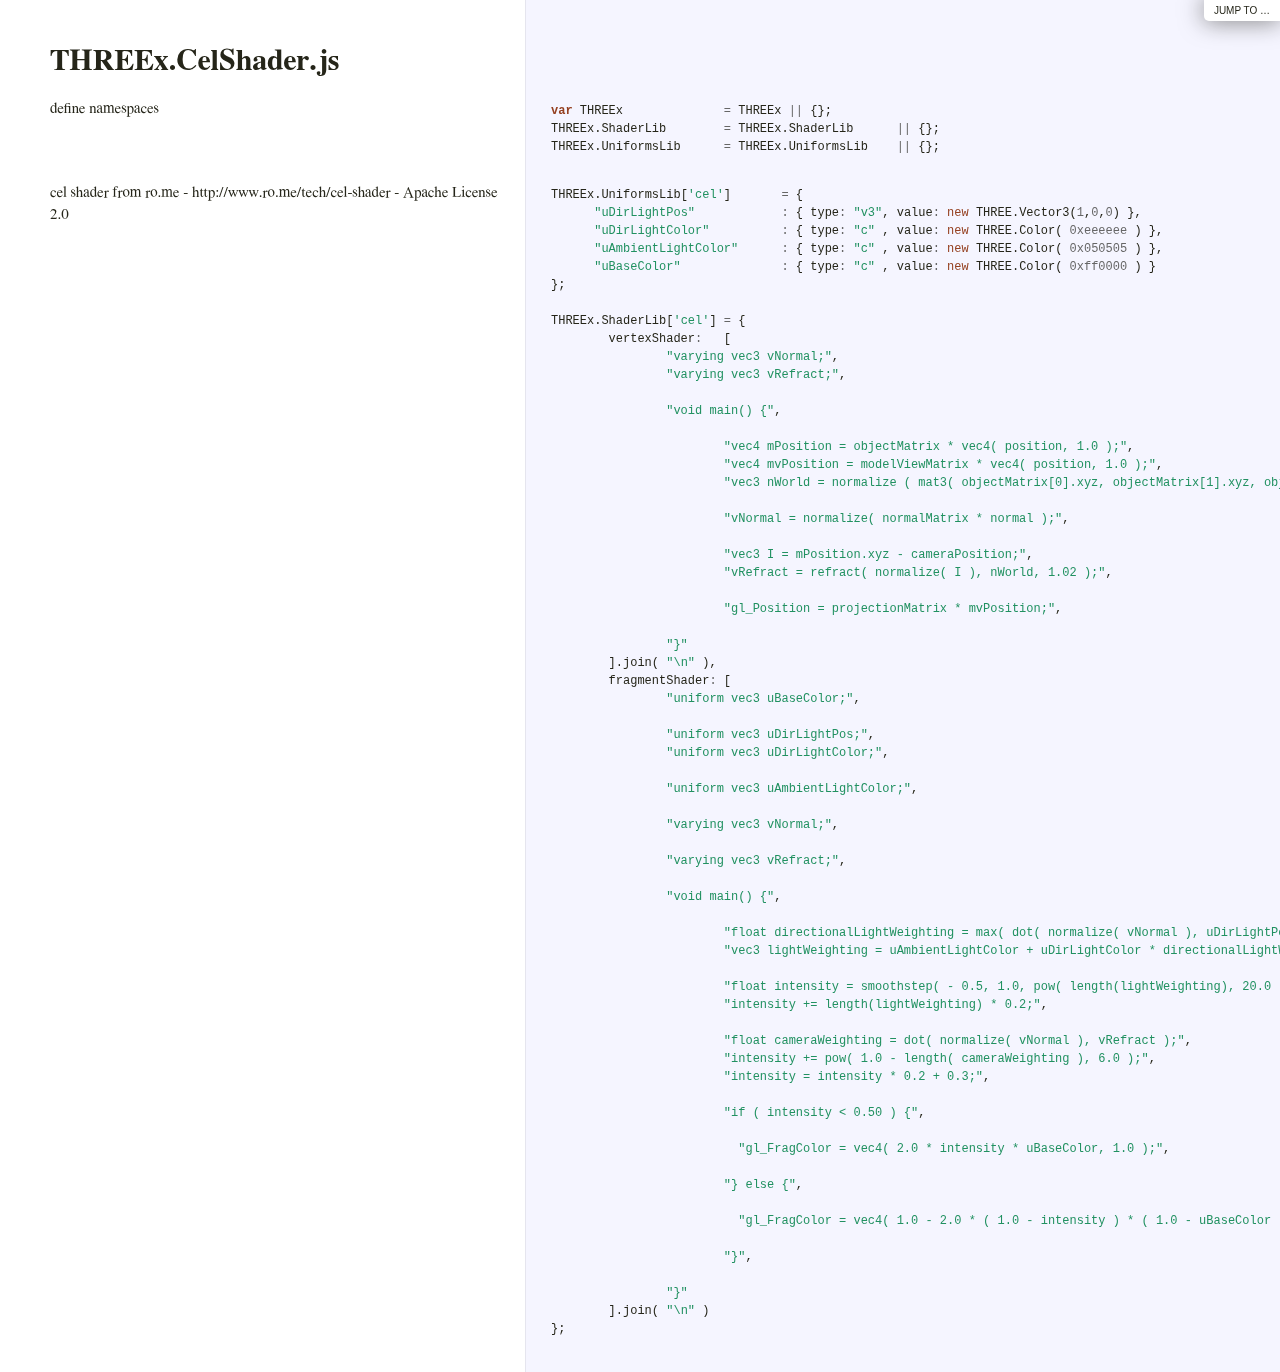
<file: src/lib/threex/docs/THREEx.CelShader.html>
<!DOCTYPE html>  <html> <head>   <title>THREEx.CelShader.js</title>   <meta http-equiv="content-type" content="text/html; charset=UTF-8">   <link rel="stylesheet" media="all" href="docco.css" /> </head> <body>   <div id="container">     <div id="background"></div>            <div id="jump_to">         Jump To &hellip;         <div id="jump_wrapper">           <div id="jump_page">                                           <a class="source" href="THREEx.CelShader.html">                 THREEx.CelShader.js               </a>                                           <a class="source" href="THREEx.DeviceOrientationState.html">                 THREEx.DeviceOrientationState.js               </a>                                           <a class="source" href="THREEx.FullScreen.html">                 THREEx.FullScreen.js               </a>                                           <a class="source" href="THREEx.GeometryUtils.html">                 THREEx.GeometryUtils.js               </a>                                           <a class="source" href="THREEx.GeometryWobble.html">                 THREEx.GeometryWobble.js               </a>                                           <a class="source" href="THREEx.KeyboardState.html">                 THREEx.KeyboardState.js               </a>                                           <a class="source" href="THREEx.LogoTurtle.html">                 THREEx.LogoTurtle.js               </a>                                           <a class="source" href="THREEx.PlasmaShader.html">                 THREEx.PlasmaShader.js               </a>                                           <a class="source" href="THREEx.SkyMap.html">                 THREEx.SkyMap.js               </a>                                           <a class="source" href="THREEx.WindowResize.html">                 THREEx.WindowResize.js               </a>                                           <a class="source" href="THREEx.glCapability.html">                 THREEx.glCapability.js               </a>                                           <a class="source" href="THREEx.requestAnimationFrame.html">                 THREEx.requestAnimationFrame.js               </a>                                           <a class="source" href="THREEx.screenshot.html">                 THREEx.screenshot.js               </a>                                           <a class="source" href="threex.embedded.html">                 threex.embedded.js               </a>                        </div>         </div>       </div>          <table cellpadding="0" cellspacing="0">       <thead>         <tr>           <th class="docs">             <h1>               THREEx.CelShader.js             </h1>           </th>           <th class="code">           </th>         </tr>       </thead>       <tbody>                               <tr id="section-1">             <td class="docs">               <div class="pilwrap">                 <a class="pilcrow" href="#section-1">&#182;</a>               </div>               <p>define namespaces</p>             </td>             <td class="code">               <div class="highlight"><pre><span class="kd">var</span> <span class="nx">THREEx</span>		<span class="o">=</span> <span class="nx">THREEx</span> <span class="o">||</span> <span class="p">{};</span>
<span class="nx">THREEx</span><span class="p">.</span><span class="nx">ShaderLib</span>	<span class="o">=</span> <span class="nx">THREEx</span><span class="p">.</span><span class="nx">ShaderLib</span>	<span class="o">||</span> <span class="p">{};</span>
<span class="nx">THREEx</span><span class="p">.</span><span class="nx">UniformsLib</span>	<span class="o">=</span> <span class="nx">THREEx</span><span class="p">.</span><span class="nx">UniformsLib</span>	<span class="o">||</span> <span class="p">{};</span></pre></div>             </td>           </tr>                               <tr id="section-2">             <td class="docs">               <div class="pilwrap">                 <a class="pilcrow" href="#section-2">&#182;</a>               </div>               <p>cel shader from ro.me - http://www.ro.me/tech/cel-shader - Apache License 2.0</p>             </td>             <td class="code">               <div class="highlight"><pre><span class="nx">THREEx</span><span class="p">.</span><span class="nx">UniformsLib</span><span class="p">[</span><span class="s1">&#39;cel&#39;</span><span class="p">]</span>	<span class="o">=</span> <span class="p">{</span>
      <span class="s2">&quot;uDirLightPos&quot;</span>		<span class="o">:</span> <span class="p">{</span> <span class="nx">type</span><span class="o">:</span> <span class="s2">&quot;v3&quot;</span><span class="p">,</span> <span class="nx">value</span><span class="o">:</span> <span class="k">new</span> <span class="nx">THREE</span><span class="p">.</span><span class="nx">Vector3</span><span class="p">(</span><span class="mi">1</span><span class="p">,</span><span class="mi">0</span><span class="p">,</span><span class="mi">0</span><span class="p">)</span> <span class="p">},</span>
      <span class="s2">&quot;uDirLightColor&quot;</span>		<span class="o">:</span> <span class="p">{</span> <span class="nx">type</span><span class="o">:</span> <span class="s2">&quot;c&quot;</span> <span class="p">,</span> <span class="nx">value</span><span class="o">:</span> <span class="k">new</span> <span class="nx">THREE</span><span class="p">.</span><span class="nx">Color</span><span class="p">(</span> <span class="mh">0xeeeeee</span> <span class="p">)</span> <span class="p">},</span>
      <span class="s2">&quot;uAmbientLightColor&quot;</span>	<span class="o">:</span> <span class="p">{</span> <span class="nx">type</span><span class="o">:</span> <span class="s2">&quot;c&quot;</span> <span class="p">,</span> <span class="nx">value</span><span class="o">:</span> <span class="k">new</span> <span class="nx">THREE</span><span class="p">.</span><span class="nx">Color</span><span class="p">(</span> <span class="mh">0x050505</span> <span class="p">)</span> <span class="p">},</span>
      <span class="s2">&quot;uBaseColor&quot;</span>		<span class="o">:</span> <span class="p">{</span> <span class="nx">type</span><span class="o">:</span> <span class="s2">&quot;c&quot;</span> <span class="p">,</span> <span class="nx">value</span><span class="o">:</span> <span class="k">new</span> <span class="nx">THREE</span><span class="p">.</span><span class="nx">Color</span><span class="p">(</span> <span class="mh">0xff0000</span> <span class="p">)</span> <span class="p">}</span>
<span class="p">};</span>

<span class="nx">THREEx</span><span class="p">.</span><span class="nx">ShaderLib</span><span class="p">[</span><span class="s1">&#39;cel&#39;</span><span class="p">]</span>	<span class="o">=</span> <span class="p">{</span>
	<span class="nx">vertexShader</span><span class="o">:</span>	<span class="p">[</span>
		<span class="s2">&quot;varying vec3 vNormal;&quot;</span><span class="p">,</span>
		<span class="s2">&quot;varying vec3 vRefract;&quot;</span><span class="p">,</span>
		
		<span class="s2">&quot;void main() {&quot;</span><span class="p">,</span>
		
			<span class="s2">&quot;vec4 mPosition = objectMatrix * vec4( position, 1.0 );&quot;</span><span class="p">,</span>
			<span class="s2">&quot;vec4 mvPosition = modelViewMatrix * vec4( position, 1.0 );&quot;</span><span class="p">,</span>
			<span class="s2">&quot;vec3 nWorld = normalize ( mat3( objectMatrix[0].xyz, objectMatrix[1].xyz, objectMatrix[2].xyz ) * normal );&quot;</span><span class="p">,</span>
		      
			<span class="s2">&quot;vNormal = normalize( normalMatrix * normal );&quot;</span><span class="p">,</span>
		      
			<span class="s2">&quot;vec3 I = mPosition.xyz - cameraPosition;&quot;</span><span class="p">,</span>
			<span class="s2">&quot;vRefract = refract( normalize( I ), nWorld, 1.02 );&quot;</span><span class="p">,</span>
		      
			<span class="s2">&quot;gl_Position = projectionMatrix * mvPosition;&quot;</span><span class="p">,</span>
		
		<span class="s2">&quot;}&quot;</span>		
	<span class="p">].</span><span class="nx">join</span><span class="p">(</span> <span class="s2">&quot;\n&quot;</span> <span class="p">),</span>
	<span class="nx">fragmentShader</span><span class="o">:</span> <span class="p">[</span>
		<span class="s2">&quot;uniform vec3 uBaseColor;&quot;</span><span class="p">,</span>
		
		<span class="s2">&quot;uniform vec3 uDirLightPos;&quot;</span><span class="p">,</span>
		<span class="s2">&quot;uniform vec3 uDirLightColor;&quot;</span><span class="p">,</span>
		
		<span class="s2">&quot;uniform vec3 uAmbientLightColor;&quot;</span><span class="p">,</span>
		
		<span class="s2">&quot;varying vec3 vNormal;&quot;</span><span class="p">,</span>
		
		<span class="s2">&quot;varying vec3 vRefract;&quot;</span><span class="p">,</span>
		
		<span class="s2">&quot;void main() {&quot;</span><span class="p">,</span>
		
			<span class="s2">&quot;float directionalLightWeighting = max( dot( normalize( vNormal ), uDirLightPos ), 0.0);&quot;</span><span class="p">,</span>
			<span class="s2">&quot;vec3 lightWeighting = uAmbientLightColor + uDirLightColor * directionalLightWeighting;&quot;</span><span class="p">,</span>
		      
			<span class="s2">&quot;float intensity = smoothstep( - 0.5, 1.0, pow( length(lightWeighting), 20.0 ) );&quot;</span><span class="p">,</span>
			<span class="s2">&quot;intensity += length(lightWeighting) * 0.2;&quot;</span><span class="p">,</span>
		      
			<span class="s2">&quot;float cameraWeighting = dot( normalize( vNormal ), vRefract );&quot;</span><span class="p">,</span>
			<span class="s2">&quot;intensity += pow( 1.0 - length( cameraWeighting ), 6.0 );&quot;</span><span class="p">,</span>
			<span class="s2">&quot;intensity = intensity * 0.2 + 0.3;&quot;</span><span class="p">,</span>
		      
			<span class="s2">&quot;if ( intensity &lt; 0.50 ) {&quot;</span><span class="p">,</span>
		      
			  <span class="s2">&quot;gl_FragColor = vec4( 2.0 * intensity * uBaseColor, 1.0 );&quot;</span><span class="p">,</span>
		      
			<span class="s2">&quot;} else {&quot;</span><span class="p">,</span>
		      
			  <span class="s2">&quot;gl_FragColor = vec4( 1.0 - 2.0 * ( 1.0 - intensity ) * ( 1.0 - uBaseColor ), 1.0 );&quot;</span><span class="p">,</span>
		      
			<span class="s2">&quot;}&quot;</span><span class="p">,</span>
		
		<span class="s2">&quot;}&quot;</span>		
	<span class="p">].</span><span class="nx">join</span><span class="p">(</span> <span class="s2">&quot;\n&quot;</span> <span class="p">)</span>
<span class="p">};</span>

</pre></div>             </td>           </tr>                </tbody>     </table>   </div> </body> </html>
</file>
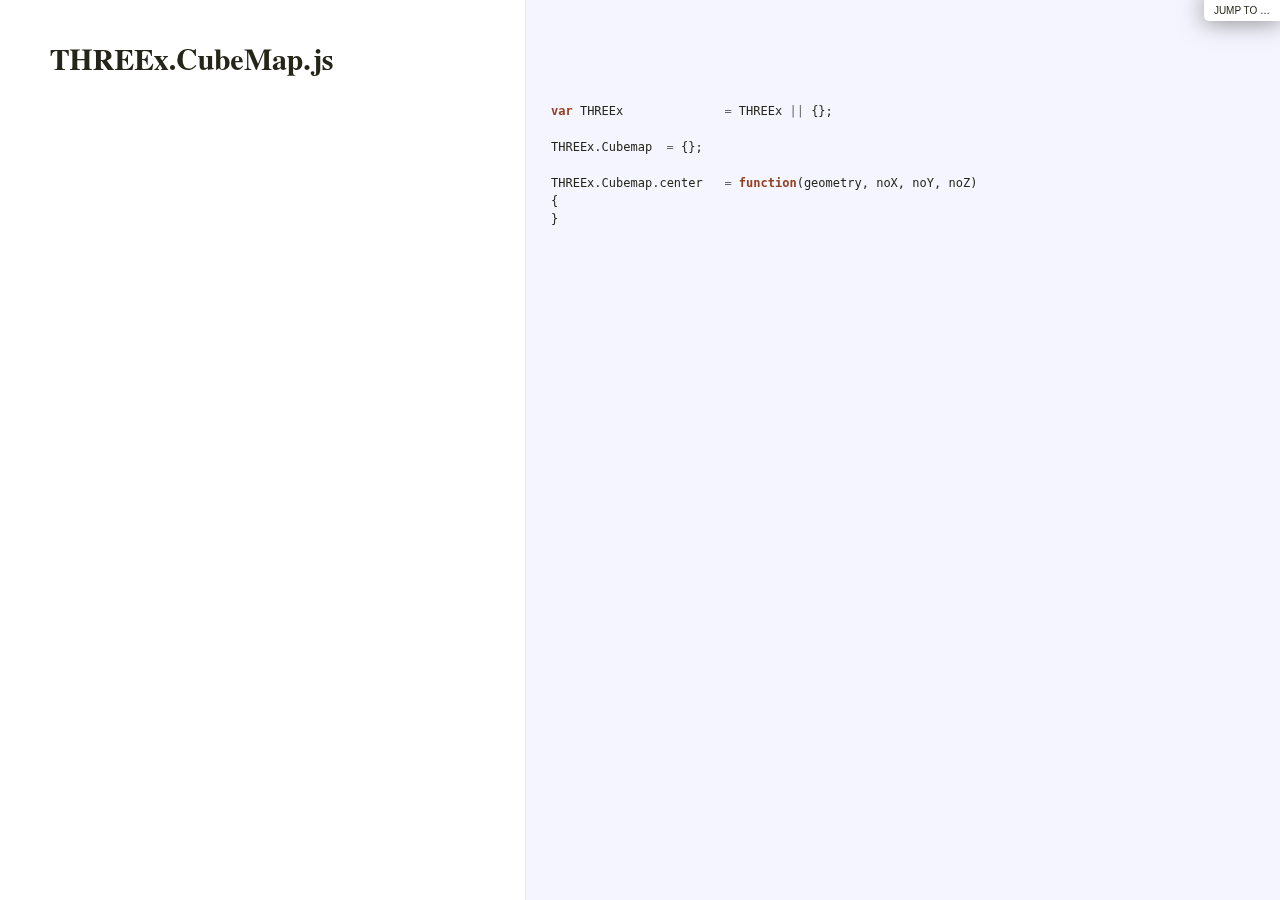
<file: src/lib/threex/docs/THREEx.CubeMap.html>
<!DOCTYPE html>  <html> <head>   <title>THREEx.CubeMap.js</title>   <meta http-equiv="content-type" content="text/html; charset=UTF-8">   <link rel="stylesheet" media="all" href="docco.css" /> </head> <body>   <div id="container">     <div id="background"></div>            <div id="jump_to">         Jump To &hellip;         <div id="jump_wrapper">           <div id="jump_page">                                           <a class="source" href="THREEx.CelShader.html">                 THREEx.CelShader.js               </a>                                           <a class="source" href="THREEx.CubeMap.html">                 THREEx.CubeMap.js               </a>                                           <a class="source" href="THREEx.GeometryUtils.html">                 THREEx.GeometryUtils.js               </a>                                           <a class="source" href="THREEx.GeometryWobble.html">                 THREEx.GeometryWobble.js               </a>                                           <a class="source" href="THREEx.KeyboardState.html">                 THREEx.KeyboardState.js               </a>                                           <a class="source" href="THREEx.LogoTurtle.html">                 THREEx.LogoTurtle.js               </a>                                           <a class="source" href="THREEx.PlasmaShader.html">                 THREEx.PlasmaShader.js               </a>                                           <a class="source" href="THREEx.WindowResize.html">                 THREEx.WindowResize.js               </a>                                           <a class="source" href="THREEx.glCapability.html">                 THREEx.glCapability.js               </a>                                           <a class="source" href="THREEx.requestAnimationFrame.html">                 THREEx.requestAnimationFrame.js               </a>                                           <a class="source" href="THREEx.screenshot.html">                 THREEx.screenshot.js               </a>                        </div>         </div>       </div>          <table cellpadding="0" cellspacing="0">       <thead>         <tr>           <th class="docs">             <h1>               THREEx.CubeMap.js             </h1>           </th>           <th class="code">           </th>         </tr>       </thead>       <tbody>                               <tr id="section-1">             <td class="docs">               <div class="pilwrap">                 <a class="pilcrow" href="#section-1">&#182;</a>               </div>                            </td>             <td class="code">               <div class="highlight"><pre><span class="kd">var</span> <span class="nx">THREEx</span>		<span class="o">=</span> <span class="nx">THREEx</span> <span class="o">||</span> <span class="p">{};</span>

<span class="nx">THREEx</span><span class="p">.</span><span class="nx">Cubemap</span>	<span class="o">=</span> <span class="p">{};</span>

<span class="nx">THREEx</span><span class="p">.</span><span class="nx">Cubemap</span><span class="p">.</span><span class="nx">center</span>	<span class="o">=</span> <span class="kd">function</span><span class="p">(</span><span class="nx">geometry</span><span class="p">,</span> <span class="nx">noX</span><span class="p">,</span> <span class="nx">noY</span><span class="p">,</span> <span class="nx">noZ</span><span class="p">)</span>
<span class="p">{</span>
<span class="p">}</span>

</pre></div>             </td>           </tr>                </tbody>     </table>   </div> </body> </html>
</file>
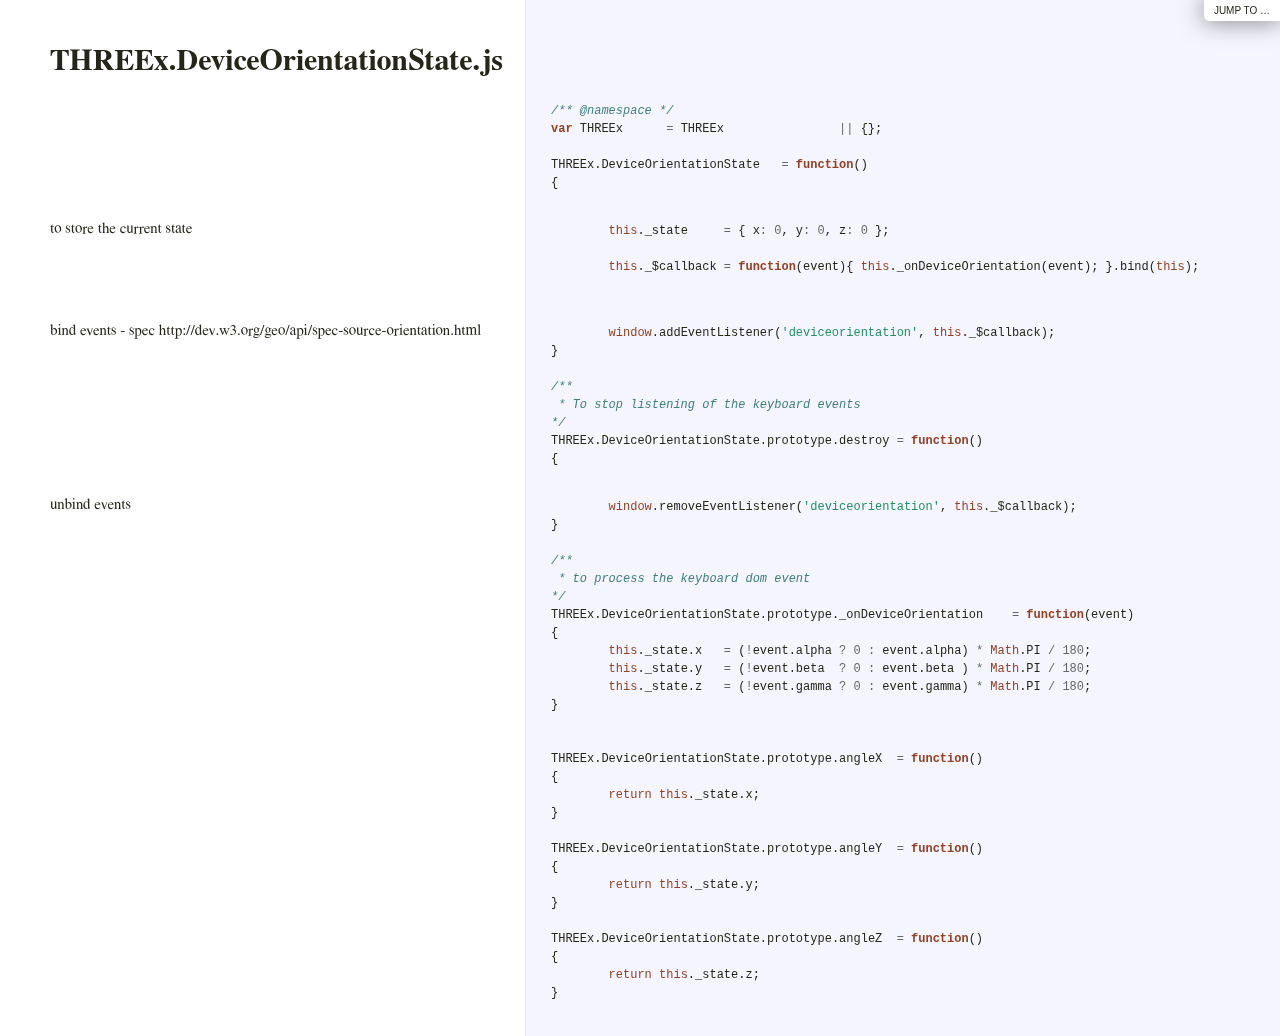
<file: src/lib/threex/docs/THREEx.DeviceOrientationState.html>
<!DOCTYPE html>  <html> <head>   <title>THREEx.DeviceOrientationState.js</title>   <meta http-equiv="content-type" content="text/html; charset=UTF-8">   <link rel="stylesheet" media="all" href="docco.css" /> </head> <body>   <div id="container">     <div id="background"></div>            <div id="jump_to">         Jump To &hellip;         <div id="jump_wrapper">           <div id="jump_page">                                           <a class="source" href="THREEx.CelShader.html">                 THREEx.CelShader.js               </a>                                           <a class="source" href="THREEx.DeviceOrientationState.html">                 THREEx.DeviceOrientationState.js               </a>                                           <a class="source" href="THREEx.FullScreen.html">                 THREEx.FullScreen.js               </a>                                           <a class="source" href="THREEx.GeometryUtils.html">                 THREEx.GeometryUtils.js               </a>                                           <a class="source" href="THREEx.GeometryWobble.html">                 THREEx.GeometryWobble.js               </a>                                           <a class="source" href="THREEx.KeyboardState.html">                 THREEx.KeyboardState.js               </a>                                           <a class="source" href="THREEx.LogoTurtle.html">                 THREEx.LogoTurtle.js               </a>                                           <a class="source" href="THREEx.PlasmaShader.html">                 THREEx.PlasmaShader.js               </a>                                           <a class="source" href="THREEx.SkyMap.html">                 THREEx.SkyMap.js               </a>                                           <a class="source" href="THREEx.WindowResize.html">                 THREEx.WindowResize.js               </a>                                           <a class="source" href="THREEx.glCapability.html">                 THREEx.glCapability.js               </a>                                           <a class="source" href="THREEx.requestAnimationFrame.html">                 THREEx.requestAnimationFrame.js               </a>                                           <a class="source" href="THREEx.screenshot.html">                 THREEx.screenshot.js               </a>                                           <a class="source" href="threex.embedded.html">                 threex.embedded.js               </a>                        </div>         </div>       </div>          <table cellpadding="0" cellspacing="0">       <thead>         <tr>           <th class="docs">             <h1>               THREEx.DeviceOrientationState.js             </h1>           </th>           <th class="code">           </th>         </tr>       </thead>       <tbody>                               <tr id="section-1">             <td class="docs">               <div class="pilwrap">                 <a class="pilcrow" href="#section-1">&#182;</a>               </div>                            </td>             <td class="code">               <div class="highlight"><pre><span class="cm">/** @namespace */</span>
<span class="kd">var</span> <span class="nx">THREEx</span>	<span class="o">=</span> <span class="nx">THREEx</span> 		<span class="o">||</span> <span class="p">{};</span>

<span class="nx">THREEx</span><span class="p">.</span><span class="nx">DeviceOrientationState</span>	<span class="o">=</span> <span class="kd">function</span><span class="p">()</span>
<span class="p">{</span></pre></div>             </td>           </tr>                               <tr id="section-2">             <td class="docs">               <div class="pilwrap">                 <a class="pilcrow" href="#section-2">&#182;</a>               </div>               <p>to store the current state</p>             </td>             <td class="code">               <div class="highlight"><pre>	<span class="k">this</span><span class="p">.</span><span class="nx">_state</span>	<span class="o">=</span> <span class="p">{</span> <span class="nx">x</span><span class="o">:</span> <span class="mi">0</span><span class="p">,</span> <span class="nx">y</span><span class="o">:</span> <span class="mi">0</span><span class="p">,</span> <span class="nx">z</span><span class="o">:</span> <span class="mi">0</span> <span class="p">};</span>

	<span class="k">this</span><span class="p">.</span><span class="nx">_$callback</span>	<span class="o">=</span> <span class="kd">function</span><span class="p">(</span><span class="nx">event</span><span class="p">){</span> <span class="k">this</span><span class="p">.</span><span class="nx">_onDeviceOrientation</span><span class="p">(</span><span class="nx">event</span><span class="p">);</span> <span class="p">}.</span><span class="nx">bind</span><span class="p">(</span><span class="k">this</span><span class="p">);</span>
	</pre></div>             </td>           </tr>                               <tr id="section-3">             <td class="docs">               <div class="pilwrap">                 <a class="pilcrow" href="#section-3">&#182;</a>               </div>               <p>bind events
- spec http://dev.w3.org/geo/api/spec-source-orientation.html</p>             </td>             <td class="code">               <div class="highlight"><pre>	<span class="nb">window</span><span class="p">.</span><span class="nx">addEventListener</span><span class="p">(</span><span class="s1">&#39;deviceorientation&#39;</span><span class="p">,</span> <span class="k">this</span><span class="p">.</span><span class="nx">_$callback</span><span class="p">);</span>
<span class="p">}</span>

<span class="cm">/**</span>
<span class="cm"> * To stop listening of the keyboard events</span>
<span class="cm">*/</span>
<span class="nx">THREEx</span><span class="p">.</span><span class="nx">DeviceOrientationState</span><span class="p">.</span><span class="nx">prototype</span><span class="p">.</span><span class="nx">destroy</span>	<span class="o">=</span> <span class="kd">function</span><span class="p">()</span>
<span class="p">{</span></pre></div>             </td>           </tr>                               <tr id="section-4">             <td class="docs">               <div class="pilwrap">                 <a class="pilcrow" href="#section-4">&#182;</a>               </div>               <p>unbind events</p>             </td>             <td class="code">               <div class="highlight"><pre>	<span class="nb">window</span><span class="p">.</span><span class="nx">removeEventListener</span><span class="p">(</span><span class="s1">&#39;deviceorientation&#39;</span><span class="p">,</span> <span class="k">this</span><span class="p">.</span><span class="nx">_$callback</span><span class="p">);</span>
<span class="p">}</span>

<span class="cm">/**</span>
<span class="cm"> * to process the keyboard dom event</span>
<span class="cm">*/</span>
<span class="nx">THREEx</span><span class="p">.</span><span class="nx">DeviceOrientationState</span><span class="p">.</span><span class="nx">prototype</span><span class="p">.</span><span class="nx">_onDeviceOrientation</span>	<span class="o">=</span> <span class="kd">function</span><span class="p">(</span><span class="nx">event</span><span class="p">)</span>
<span class="p">{</span>
	<span class="k">this</span><span class="p">.</span><span class="nx">_state</span><span class="p">.</span><span class="nx">x</span>	<span class="o">=</span> <span class="p">(</span><span class="o">!</span><span class="nx">event</span><span class="p">.</span><span class="nx">alpha</span> <span class="o">?</span> <span class="mi">0</span> <span class="o">:</span> <span class="nx">event</span><span class="p">.</span><span class="nx">alpha</span><span class="p">)</span> <span class="o">*</span> <span class="nb">Math</span><span class="p">.</span><span class="nx">PI</span> <span class="o">/</span> <span class="mi">180</span><span class="p">;</span>
	<span class="k">this</span><span class="p">.</span><span class="nx">_state</span><span class="p">.</span><span class="nx">y</span>	<span class="o">=</span> <span class="p">(</span><span class="o">!</span><span class="nx">event</span><span class="p">.</span><span class="nx">beta</span>  <span class="o">?</span> <span class="mi">0</span> <span class="o">:</span> <span class="nx">event</span><span class="p">.</span><span class="nx">beta</span> <span class="p">)</span> <span class="o">*</span> <span class="nb">Math</span><span class="p">.</span><span class="nx">PI</span> <span class="o">/</span> <span class="mi">180</span><span class="p">;</span>
	<span class="k">this</span><span class="p">.</span><span class="nx">_state</span><span class="p">.</span><span class="nx">z</span>	<span class="o">=</span> <span class="p">(</span><span class="o">!</span><span class="nx">event</span><span class="p">.</span><span class="nx">gamma</span> <span class="o">?</span> <span class="mi">0</span> <span class="o">:</span> <span class="nx">event</span><span class="p">.</span><span class="nx">gamma</span><span class="p">)</span> <span class="o">*</span> <span class="nb">Math</span><span class="p">.</span><span class="nx">PI</span> <span class="o">/</span> <span class="mi">180</span><span class="p">;</span>
<span class="p">}</span>


<span class="nx">THREEx</span><span class="p">.</span><span class="nx">DeviceOrientationState</span><span class="p">.</span><span class="nx">prototype</span><span class="p">.</span><span class="nx">angleX</span>	<span class="o">=</span> <span class="kd">function</span><span class="p">()</span>
<span class="p">{</span>
	<span class="k">return</span> <span class="k">this</span><span class="p">.</span><span class="nx">_state</span><span class="p">.</span><span class="nx">x</span><span class="p">;</span>
<span class="p">}</span>

<span class="nx">THREEx</span><span class="p">.</span><span class="nx">DeviceOrientationState</span><span class="p">.</span><span class="nx">prototype</span><span class="p">.</span><span class="nx">angleY</span>	<span class="o">=</span> <span class="kd">function</span><span class="p">()</span>
<span class="p">{</span>
	<span class="k">return</span> <span class="k">this</span><span class="p">.</span><span class="nx">_state</span><span class="p">.</span><span class="nx">y</span><span class="p">;</span>
<span class="p">}</span>

<span class="nx">THREEx</span><span class="p">.</span><span class="nx">DeviceOrientationState</span><span class="p">.</span><span class="nx">prototype</span><span class="p">.</span><span class="nx">angleZ</span>	<span class="o">=</span> <span class="kd">function</span><span class="p">()</span>
<span class="p">{</span>
	<span class="k">return</span> <span class="k">this</span><span class="p">.</span><span class="nx">_state</span><span class="p">.</span><span class="nx">z</span><span class="p">;</span>
<span class="p">}</span>

</pre></div>             </td>           </tr>                </tbody>     </table>   </div> </body> </html>
</file>
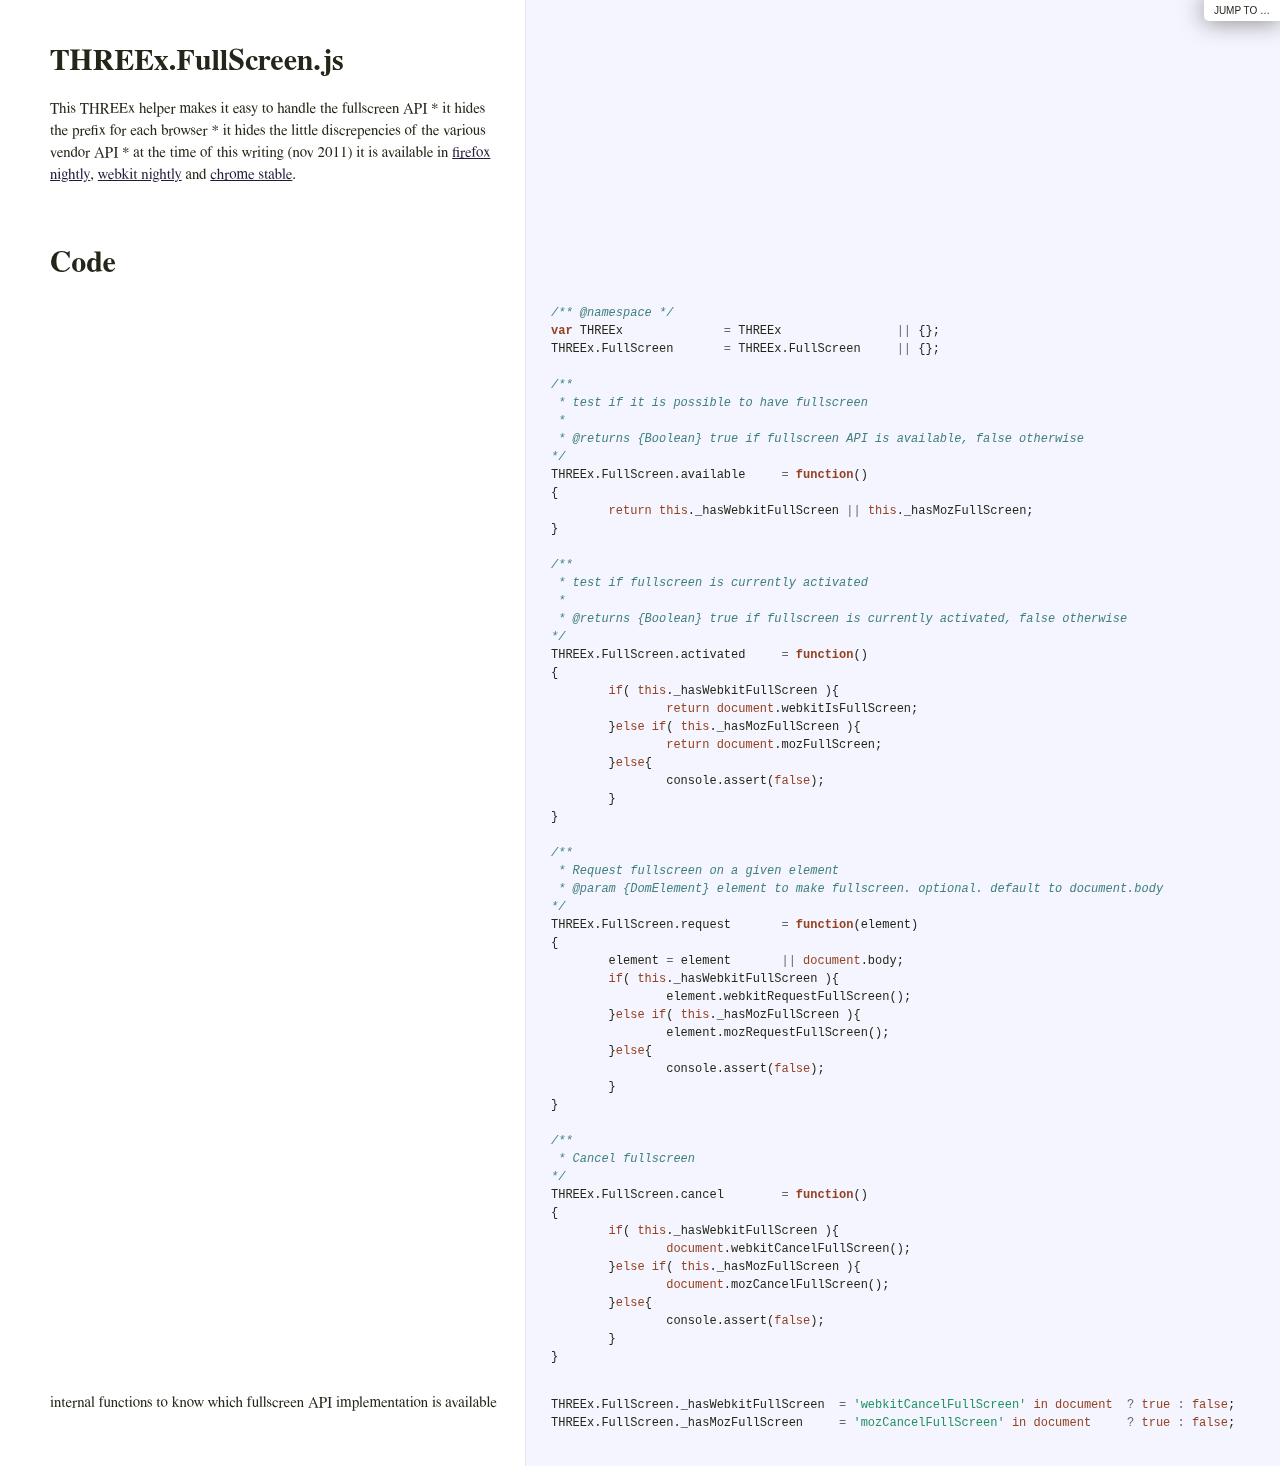
<file: src/lib/threex/docs/THREEx.FullScreen.html>
<!DOCTYPE html>  <html> <head>   <title>THREEx.FullScreen.js</title>   <meta http-equiv="content-type" content="text/html; charset=UTF-8">   <link rel="stylesheet" media="all" href="docco.css" /> </head> <body>   <div id="container">     <div id="background"></div>            <div id="jump_to">         Jump To &hellip;         <div id="jump_wrapper">           <div id="jump_page">                                           <a class="source" href="THREEx.CelShader.html">                 THREEx.CelShader.js               </a>                                           <a class="source" href="THREEx.DeviceOrientationState.html">                 THREEx.DeviceOrientationState.js               </a>                                           <a class="source" href="THREEx.FullScreen.html">                 THREEx.FullScreen.js               </a>                                           <a class="source" href="THREEx.GeometryUtils.html">                 THREEx.GeometryUtils.js               </a>                                           <a class="source" href="THREEx.GeometryWobble.html">                 THREEx.GeometryWobble.js               </a>                                           <a class="source" href="THREEx.KeyboardState.html">                 THREEx.KeyboardState.js               </a>                                           <a class="source" href="THREEx.LogoTurtle.html">                 THREEx.LogoTurtle.js               </a>                                           <a class="source" href="THREEx.PlasmaShader.html">                 THREEx.PlasmaShader.js               </a>                                           <a class="source" href="THREEx.SkyMap.html">                 THREEx.SkyMap.js               </a>                                           <a class="source" href="THREEx.WindowResize.html">                 THREEx.WindowResize.js               </a>                                           <a class="source" href="THREEx.glCapability.html">                 THREEx.glCapability.js               </a>                                           <a class="source" href="THREEx.requestAnimationFrame.html">                 THREEx.requestAnimationFrame.js               </a>                                           <a class="source" href="THREEx.screenshot.html">                 THREEx.screenshot.js               </a>                                           <a class="source" href="threex.embedded.html">                 threex.embedded.js               </a>                        </div>         </div>       </div>          <table cellpadding="0" cellspacing="0">       <thead>         <tr>           <th class="docs">             <h1>               THREEx.FullScreen.js             </h1>           </th>           <th class="code">           </th>         </tr>       </thead>       <tbody>                               <tr id="section-1">             <td class="docs">               <div class="pilwrap">                 <a class="pilcrow" href="#section-1">&#182;</a>               </div>               <p>This THREEx helper makes it easy to handle the fullscreen API
* it hides the prefix for each browser
* it hides the little discrepencies of the various vendor API
* at the time of this writing (nov 2011) it is available in 
  <a href="http://blog.pearce.org.nz/2011/11/firefoxs-html-full-screen-api-enabled.html">firefox nightly</a>,
  <a href="http://peter.sh/2011/01/javascript-full-screen-api-navigation-timing-and-repeating-css-gradients/">webkit nightly</a> and
  <a href="http://updates.html5rocks.com/2011/10/Let-Your-Content-Do-the-Talking-Fullscreen-API">chrome stable</a>.</p>             </td>             <td class="code">               <div class="highlight"><pre></pre></div>             </td>           </tr>                               <tr id="section-2">             <td class="docs">               <div class="pilwrap">                 <a class="pilcrow" href="#section-2">&#182;</a>               </div>               <h1>Code</h1>             </td>             <td class="code">               <div class="highlight"><pre></pre></div>             </td>           </tr>                               <tr id="section-3">             <td class="docs">               <div class="pilwrap">                 <a class="pilcrow" href="#section-3">&#182;</a>               </div>                            </td>             <td class="code">               <div class="highlight"><pre><span class="cm">/** @namespace */</span>
<span class="kd">var</span> <span class="nx">THREEx</span>		<span class="o">=</span> <span class="nx">THREEx</span> 		<span class="o">||</span> <span class="p">{};</span>
<span class="nx">THREEx</span><span class="p">.</span><span class="nx">FullScreen</span>	<span class="o">=</span> <span class="nx">THREEx</span><span class="p">.</span><span class="nx">FullScreen</span>	<span class="o">||</span> <span class="p">{};</span>

<span class="cm">/**</span>
<span class="cm"> * test if it is possible to have fullscreen</span>
<span class="cm"> * </span>
<span class="cm"> * @returns {Boolean} true if fullscreen API is available, false otherwise</span>
<span class="cm">*/</span>
<span class="nx">THREEx</span><span class="p">.</span><span class="nx">FullScreen</span><span class="p">.</span><span class="nx">available</span>	<span class="o">=</span> <span class="kd">function</span><span class="p">()</span>
<span class="p">{</span>
	<span class="k">return</span> <span class="k">this</span><span class="p">.</span><span class="nx">_hasWebkitFullScreen</span> <span class="o">||</span> <span class="k">this</span><span class="p">.</span><span class="nx">_hasMozFullScreen</span><span class="p">;</span>
<span class="p">}</span>

<span class="cm">/**</span>
<span class="cm"> * test if fullscreen is currently activated</span>
<span class="cm"> * </span>
<span class="cm"> * @returns {Boolean} true if fullscreen is currently activated, false otherwise</span>
<span class="cm">*/</span>
<span class="nx">THREEx</span><span class="p">.</span><span class="nx">FullScreen</span><span class="p">.</span><span class="nx">activated</span>	<span class="o">=</span> <span class="kd">function</span><span class="p">()</span>
<span class="p">{</span>
	<span class="k">if</span><span class="p">(</span> <span class="k">this</span><span class="p">.</span><span class="nx">_hasWebkitFullScreen</span> <span class="p">){</span>
		<span class="k">return</span> <span class="nb">document</span><span class="p">.</span><span class="nx">webkitIsFullScreen</span><span class="p">;</span>
	<span class="p">}</span><span class="k">else</span> <span class="k">if</span><span class="p">(</span> <span class="k">this</span><span class="p">.</span><span class="nx">_hasMozFullScreen</span> <span class="p">){</span>
		<span class="k">return</span> <span class="nb">document</span><span class="p">.</span><span class="nx">mozFullScreen</span><span class="p">;</span>
	<span class="p">}</span><span class="k">else</span><span class="p">{</span>
		<span class="nx">console</span><span class="p">.</span><span class="nx">assert</span><span class="p">(</span><span class="kc">false</span><span class="p">);</span>
	<span class="p">}</span>
<span class="p">}</span>

<span class="cm">/**</span>
<span class="cm"> * Request fullscreen on a given element</span>
<span class="cm"> * @param {DomElement} element to make fullscreen. optional. default to document.body</span>
<span class="cm">*/</span>
<span class="nx">THREEx</span><span class="p">.</span><span class="nx">FullScreen</span><span class="p">.</span><span class="nx">request</span>	<span class="o">=</span> <span class="kd">function</span><span class="p">(</span><span class="nx">element</span><span class="p">)</span>
<span class="p">{</span>
	<span class="nx">element</span>	<span class="o">=</span> <span class="nx">element</span>	<span class="o">||</span> <span class="nb">document</span><span class="p">.</span><span class="nx">body</span><span class="p">;</span>
	<span class="k">if</span><span class="p">(</span> <span class="k">this</span><span class="p">.</span><span class="nx">_hasWebkitFullScreen</span> <span class="p">){</span>
		<span class="nx">element</span><span class="p">.</span><span class="nx">webkitRequestFullScreen</span><span class="p">();</span>
	<span class="p">}</span><span class="k">else</span> <span class="k">if</span><span class="p">(</span> <span class="k">this</span><span class="p">.</span><span class="nx">_hasMozFullScreen</span> <span class="p">){</span>
		<span class="nx">element</span><span class="p">.</span><span class="nx">mozRequestFullScreen</span><span class="p">();</span>
	<span class="p">}</span><span class="k">else</span><span class="p">{</span>
		<span class="nx">console</span><span class="p">.</span><span class="nx">assert</span><span class="p">(</span><span class="kc">false</span><span class="p">);</span>
	<span class="p">}</span>
<span class="p">}</span>

<span class="cm">/**</span>
<span class="cm"> * Cancel fullscreen</span>
<span class="cm">*/</span>
<span class="nx">THREEx</span><span class="p">.</span><span class="nx">FullScreen</span><span class="p">.</span><span class="nx">cancel</span>	<span class="o">=</span> <span class="kd">function</span><span class="p">()</span>
<span class="p">{</span>
	<span class="k">if</span><span class="p">(</span> <span class="k">this</span><span class="p">.</span><span class="nx">_hasWebkitFullScreen</span> <span class="p">){</span>
		<span class="nb">document</span><span class="p">.</span><span class="nx">webkitCancelFullScreen</span><span class="p">();</span>
	<span class="p">}</span><span class="k">else</span> <span class="k">if</span><span class="p">(</span> <span class="k">this</span><span class="p">.</span><span class="nx">_hasMozFullScreen</span> <span class="p">){</span>
		<span class="nb">document</span><span class="p">.</span><span class="nx">mozCancelFullScreen</span><span class="p">();</span>
	<span class="p">}</span><span class="k">else</span><span class="p">{</span>
		<span class="nx">console</span><span class="p">.</span><span class="nx">assert</span><span class="p">(</span><span class="kc">false</span><span class="p">);</span>
	<span class="p">}</span>
<span class="p">}</span></pre></div>             </td>           </tr>                               <tr id="section-4">             <td class="docs">               <div class="pilwrap">                 <a class="pilcrow" href="#section-4">&#182;</a>               </div>               <p>internal functions to know which fullscreen API implementation is available</p>             </td>             <td class="code">               <div class="highlight"><pre><span class="nx">THREEx</span><span class="p">.</span><span class="nx">FullScreen</span><span class="p">.</span><span class="nx">_hasWebkitFullScreen</span>	<span class="o">=</span> <span class="s1">&#39;webkitCancelFullScreen&#39;</span> <span class="k">in</span> <span class="nb">document</span>	<span class="o">?</span> <span class="kc">true</span> <span class="o">:</span> <span class="kc">false</span><span class="p">;</span>	
<span class="nx">THREEx</span><span class="p">.</span><span class="nx">FullScreen</span><span class="p">.</span><span class="nx">_hasMozFullScreen</span>	<span class="o">=</span> <span class="s1">&#39;mozCancelFullScreen&#39;</span> <span class="k">in</span> <span class="nb">document</span>	<span class="o">?</span> <span class="kc">true</span> <span class="o">:</span> <span class="kc">false</span><span class="p">;</span>	

</pre></div>             </td>           </tr>                </tbody>     </table>   </div> </body> </html>
</file>
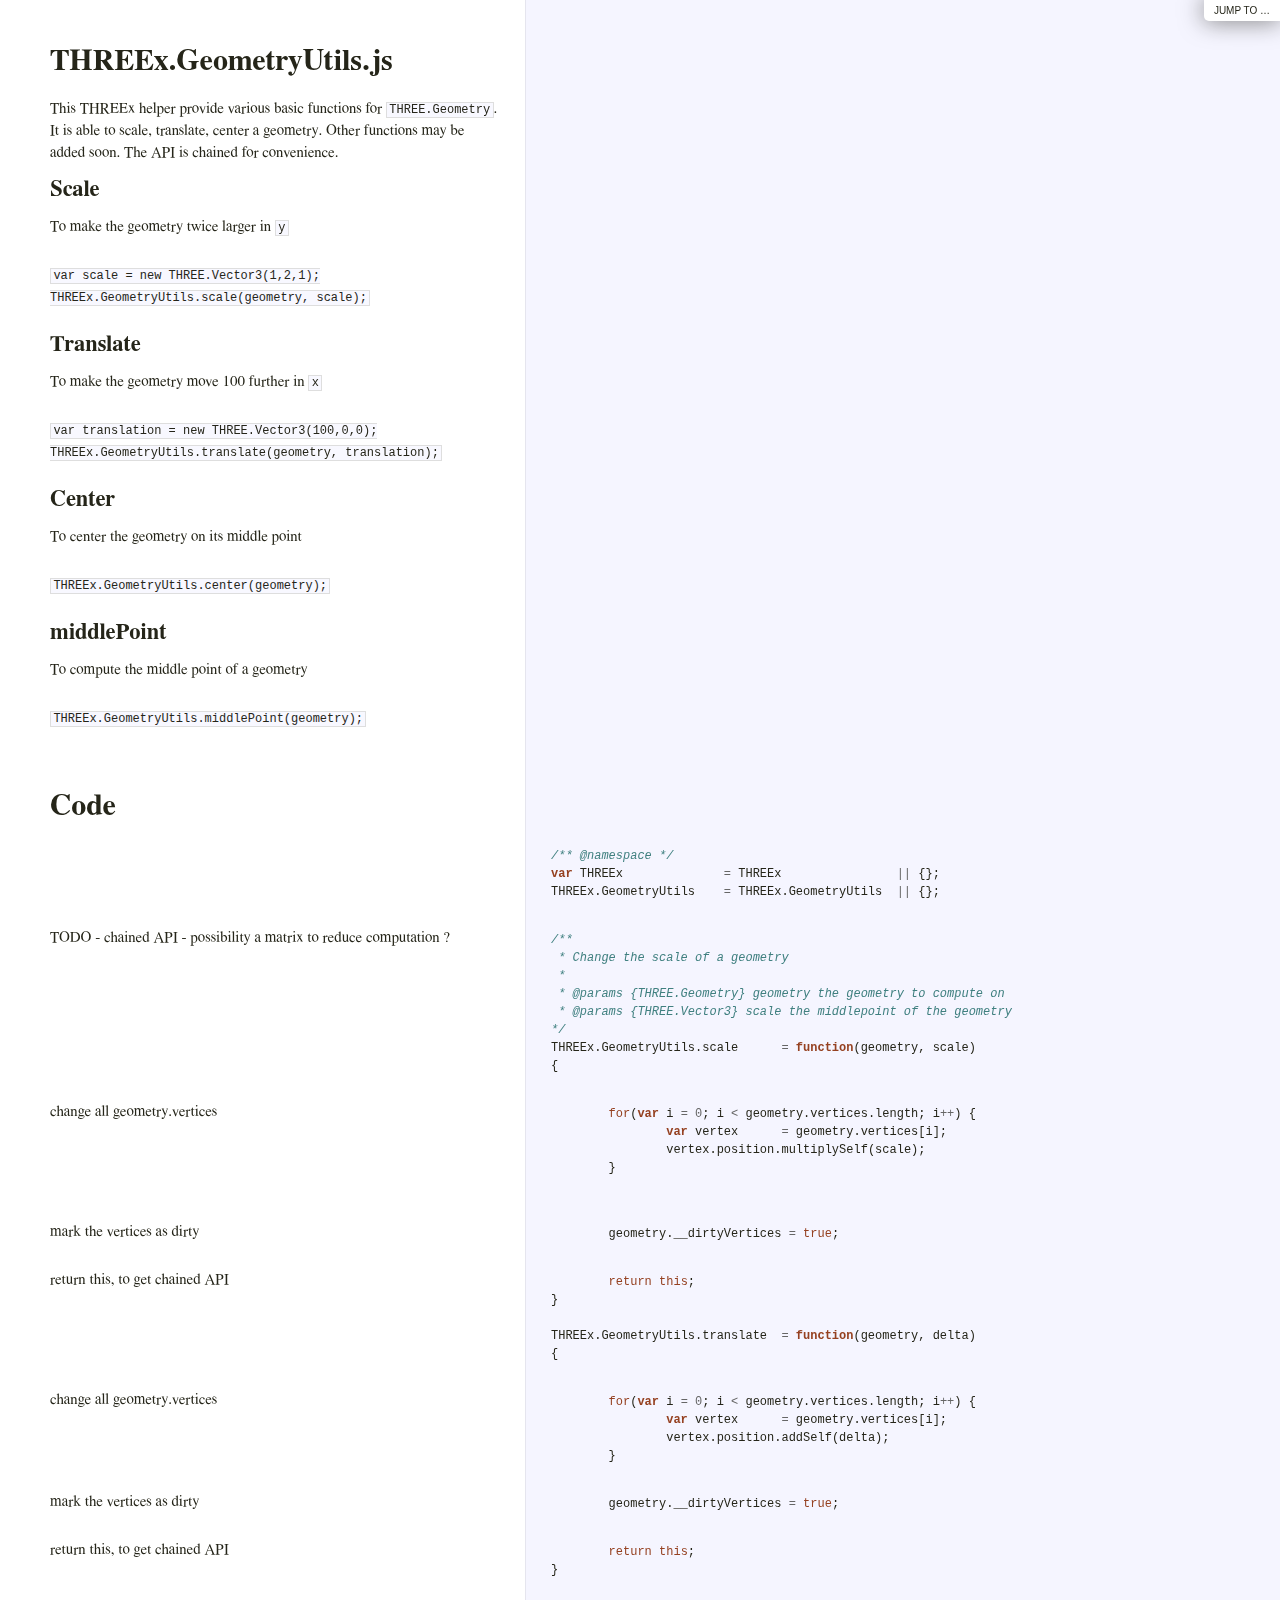
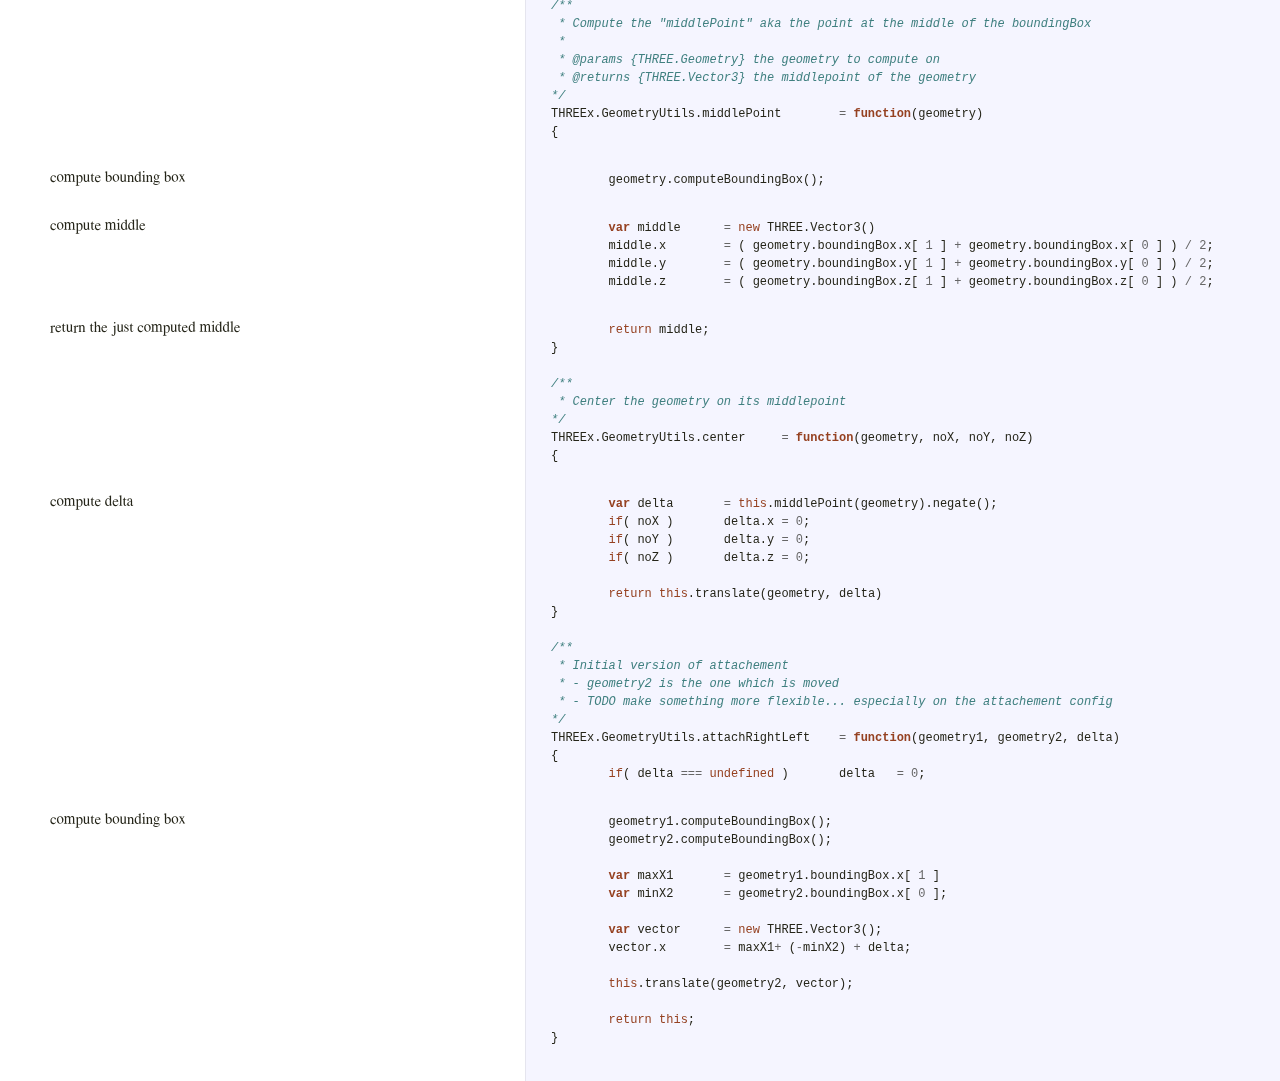
<file: src/lib/threex/docs/THREEx.GeometryUtils.html>
<!DOCTYPE html>  <html> <head>   <title>THREEx.GeometryUtils.js</title>   <meta http-equiv="content-type" content="text/html; charset=UTF-8">   <link rel="stylesheet" media="all" href="docco.css" /> </head> <body>   <div id="container">     <div id="background"></div>            <div id="jump_to">         Jump To &hellip;         <div id="jump_wrapper">           <div id="jump_page">                                           <a class="source" href="THREEx.CelShader.html">                 THREEx.CelShader.js               </a>                                           <a class="source" href="THREEx.DeviceOrientationState.html">                 THREEx.DeviceOrientationState.js               </a>                                           <a class="source" href="THREEx.FullScreen.html">                 THREEx.FullScreen.js               </a>                                           <a class="source" href="THREEx.GeometryUtils.html">                 THREEx.GeometryUtils.js               </a>                                           <a class="source" href="THREEx.GeometryWobble.html">                 THREEx.GeometryWobble.js               </a>                                           <a class="source" href="THREEx.KeyboardState.html">                 THREEx.KeyboardState.js               </a>                                           <a class="source" href="THREEx.LogoTurtle.html">                 THREEx.LogoTurtle.js               </a>                                           <a class="source" href="THREEx.PlasmaShader.html">                 THREEx.PlasmaShader.js               </a>                                           <a class="source" href="THREEx.SkyMap.html">                 THREEx.SkyMap.js               </a>                                           <a class="source" href="THREEx.WindowResize.html">                 THREEx.WindowResize.js               </a>                                           <a class="source" href="THREEx.glCapability.html">                 THREEx.glCapability.js               </a>                                           <a class="source" href="THREEx.requestAnimationFrame.html">                 THREEx.requestAnimationFrame.js               </a>                                           <a class="source" href="THREEx.screenshot.html">                 THREEx.screenshot.js               </a>                                           <a class="source" href="threex.embedded.html">                 threex.embedded.js               </a>                        </div>         </div>       </div>          <table cellpadding="0" cellspacing="0">       <thead>         <tr>           <th class="docs">             <h1>               THREEx.GeometryUtils.js             </h1>           </th>           <th class="code">           </th>         </tr>       </thead>       <tbody>                               <tr id="section-1">             <td class="docs">               <div class="pilwrap">                 <a class="pilcrow" href="#section-1">&#182;</a>               </div>               <p>This THREEx helper provide various basic functions for <code>THREE.Geometry</code>.
It is able to scale, translate, center a geometry. Other functions may be
added soon.
The API is chained for convenience.</p>

<h2>Scale</h2>

<p>To make the geometry twice larger in <code>y</code></p>             </td>             <td class="code">               <div class="highlight"><pre></pre></div>             </td>           </tr>                               <tr id="section-2">             <td class="docs">               <div class="pilwrap">                 <a class="pilcrow" href="#section-2">&#182;</a>               </div>               <p><code>
  var scale = new THREE.Vector3(1,2,1);
  THREEx.GeometryUtils.scale(geometry, scale);
</code></p>             </td>             <td class="code">               <div class="highlight"><pre></pre></div>             </td>           </tr>                               <tr id="section-3">             <td class="docs">               <div class="pilwrap">                 <a class="pilcrow" href="#section-3">&#182;</a>               </div>               <h2>Translate</h2>

<p>To make the geometry move 100 further in <code>x</code></p>             </td>             <td class="code">               <div class="highlight"><pre></pre></div>             </td>           </tr>                               <tr id="section-4">             <td class="docs">               <div class="pilwrap">                 <a class="pilcrow" href="#section-4">&#182;</a>               </div>               <p><code>
  var translation = new THREE.Vector3(100,0,0);
  THREEx.GeometryUtils.translate(geometry, translation);
</code></p>             </td>             <td class="code">               <div class="highlight"><pre></pre></div>             </td>           </tr>                               <tr id="section-5">             <td class="docs">               <div class="pilwrap">                 <a class="pilcrow" href="#section-5">&#182;</a>               </div>               <h2>Center</h2>

<p>To center the geometry on its middle point</p>             </td>             <td class="code">               <div class="highlight"><pre></pre></div>             </td>           </tr>                               <tr id="section-6">             <td class="docs">               <div class="pilwrap">                 <a class="pilcrow" href="#section-6">&#182;</a>               </div>               <p><code>
  THREEx.GeometryUtils.center(geometry);
</code></p>             </td>             <td class="code">               <div class="highlight"><pre></pre></div>             </td>           </tr>                               <tr id="section-7">             <td class="docs">               <div class="pilwrap">                 <a class="pilcrow" href="#section-7">&#182;</a>               </div>               <h2>middlePoint</h2>

<p>To compute the middle point of a geometry</p>             </td>             <td class="code">               <div class="highlight"><pre></pre></div>             </td>           </tr>                               <tr id="section-8">             <td class="docs">               <div class="pilwrap">                 <a class="pilcrow" href="#section-8">&#182;</a>               </div>               <p><code>
  THREEx.GeometryUtils.middlePoint(geometry);
</code></p>             </td>             <td class="code">               <div class="highlight"><pre></pre></div>             </td>           </tr>                               <tr id="section-9">             <td class="docs">               <div class="pilwrap">                 <a class="pilcrow" href="#section-9">&#182;</a>               </div>               <h1>Code</h1>             </td>             <td class="code">               <div class="highlight"><pre></pre></div>             </td>           </tr>                               <tr id="section-10">             <td class="docs">               <div class="pilwrap">                 <a class="pilcrow" href="#section-10">&#182;</a>               </div>                            </td>             <td class="code">               <div class="highlight"><pre><span class="cm">/** @namespace */</span>
<span class="kd">var</span> <span class="nx">THREEx</span>		<span class="o">=</span> <span class="nx">THREEx</span> 		<span class="o">||</span> <span class="p">{};</span>
<span class="nx">THREEx</span><span class="p">.</span><span class="nx">GeometryUtils</span>	<span class="o">=</span> <span class="nx">THREEx</span><span class="p">.</span><span class="nx">GeometryUtils</span>	<span class="o">||</span> <span class="p">{};</span></pre></div>             </td>           </tr>                               <tr id="section-11">             <td class="docs">               <div class="pilwrap">                 <a class="pilcrow" href="#section-11">&#182;</a>               </div>               <p>TODO
- chained API
- possibility a matrix to reduce computation ?</p>             </td>             <td class="code">               <div class="highlight"><pre><span class="cm">/**</span>
<span class="cm"> * Change the scale of a geometry</span>
<span class="cm"> * </span>
<span class="cm"> * @params {THREE.Geometry} geometry the geometry to compute on</span>
<span class="cm"> * @params {THREE.Vector3} scale the middlepoint of the geometry</span>
<span class="cm">*/</span>
<span class="nx">THREEx</span><span class="p">.</span><span class="nx">GeometryUtils</span><span class="p">.</span><span class="nx">scale</span>	<span class="o">=</span> <span class="kd">function</span><span class="p">(</span><span class="nx">geometry</span><span class="p">,</span> <span class="nx">scale</span><span class="p">)</span>
<span class="p">{</span></pre></div>             </td>           </tr>                               <tr id="section-12">             <td class="docs">               <div class="pilwrap">                 <a class="pilcrow" href="#section-12">&#182;</a>               </div>               <p>change all geometry.vertices</p>             </td>             <td class="code">               <div class="highlight"><pre>	<span class="k">for</span><span class="p">(</span><span class="kd">var</span> <span class="nx">i</span> <span class="o">=</span> <span class="mi">0</span><span class="p">;</span> <span class="nx">i</span> <span class="o">&lt;</span> <span class="nx">geometry</span><span class="p">.</span><span class="nx">vertices</span><span class="p">.</span><span class="nx">length</span><span class="p">;</span> <span class="nx">i</span><span class="o">++</span><span class="p">)</span> <span class="p">{</span>
		<span class="kd">var</span> <span class="nx">vertex</span>	<span class="o">=</span> <span class="nx">geometry</span><span class="p">.</span><span class="nx">vertices</span><span class="p">[</span><span class="nx">i</span><span class="p">];</span>
		<span class="nx">vertex</span><span class="p">.</span><span class="nx">position</span><span class="p">.</span><span class="nx">multiplySelf</span><span class="p">(</span><span class="nx">scale</span><span class="p">);</span> 
	<span class="p">}</span>
	</pre></div>             </td>           </tr>                               <tr id="section-13">             <td class="docs">               <div class="pilwrap">                 <a class="pilcrow" href="#section-13">&#182;</a>               </div>               <p>mark the vertices as dirty</p>             </td>             <td class="code">               <div class="highlight"><pre>	<span class="nx">geometry</span><span class="p">.</span><span class="nx">__dirtyVertices</span> <span class="o">=</span> <span class="kc">true</span><span class="p">;</span></pre></div>             </td>           </tr>                               <tr id="section-14">             <td class="docs">               <div class="pilwrap">                 <a class="pilcrow" href="#section-14">&#182;</a>               </div>               <p>return this, to get chained API    </p>             </td>             <td class="code">               <div class="highlight"><pre>	<span class="k">return</span> <span class="k">this</span><span class="p">;</span>
<span class="p">}</span>

<span class="nx">THREEx</span><span class="p">.</span><span class="nx">GeometryUtils</span><span class="p">.</span><span class="nx">translate</span>	<span class="o">=</span> <span class="kd">function</span><span class="p">(</span><span class="nx">geometry</span><span class="p">,</span> <span class="nx">delta</span><span class="p">)</span>
<span class="p">{</span></pre></div>             </td>           </tr>                               <tr id="section-15">             <td class="docs">               <div class="pilwrap">                 <a class="pilcrow" href="#section-15">&#182;</a>               </div>               <p>change all geometry.vertices</p>             </td>             <td class="code">               <div class="highlight"><pre>	<span class="k">for</span><span class="p">(</span><span class="kd">var</span> <span class="nx">i</span> <span class="o">=</span> <span class="mi">0</span><span class="p">;</span> <span class="nx">i</span> <span class="o">&lt;</span> <span class="nx">geometry</span><span class="p">.</span><span class="nx">vertices</span><span class="p">.</span><span class="nx">length</span><span class="p">;</span> <span class="nx">i</span><span class="o">++</span><span class="p">)</span> <span class="p">{</span>
		<span class="kd">var</span> <span class="nx">vertex</span>	<span class="o">=</span> <span class="nx">geometry</span><span class="p">.</span><span class="nx">vertices</span><span class="p">[</span><span class="nx">i</span><span class="p">];</span>
		<span class="nx">vertex</span><span class="p">.</span><span class="nx">position</span><span class="p">.</span><span class="nx">addSelf</span><span class="p">(</span><span class="nx">delta</span><span class="p">);</span> 
	<span class="p">}</span></pre></div>             </td>           </tr>                               <tr id="section-16">             <td class="docs">               <div class="pilwrap">                 <a class="pilcrow" href="#section-16">&#182;</a>               </div>               <p>mark the vertices as dirty</p>             </td>             <td class="code">               <div class="highlight"><pre>	<span class="nx">geometry</span><span class="p">.</span><span class="nx">__dirtyVertices</span> <span class="o">=</span> <span class="kc">true</span><span class="p">;</span></pre></div>             </td>           </tr>                               <tr id="section-17">             <td class="docs">               <div class="pilwrap">                 <a class="pilcrow" href="#section-17">&#182;</a>               </div>               <p>return this, to get chained API    </p>             </td>             <td class="code">               <div class="highlight"><pre>	<span class="k">return</span> <span class="k">this</span><span class="p">;</span>
<span class="p">}</span>

<span class="cm">/**</span>
<span class="cm"> * Compute the &quot;middlePoint&quot; aka the point at the middle of the boundingBox</span>
<span class="cm"> * </span>
<span class="cm"> * @params {THREE.Geometry} the geometry to compute on</span>
<span class="cm"> * @returns {THREE.Vector3} the middlepoint of the geometry</span>
<span class="cm">*/</span>
<span class="nx">THREEx</span><span class="p">.</span><span class="nx">GeometryUtils</span><span class="p">.</span><span class="nx">middlePoint</span>	<span class="o">=</span> <span class="kd">function</span><span class="p">(</span><span class="nx">geometry</span><span class="p">)</span>
<span class="p">{</span></pre></div>             </td>           </tr>                               <tr id="section-18">             <td class="docs">               <div class="pilwrap">                 <a class="pilcrow" href="#section-18">&#182;</a>               </div>               <p>compute bounding box</p>             </td>             <td class="code">               <div class="highlight"><pre>	<span class="nx">geometry</span><span class="p">.</span><span class="nx">computeBoundingBox</span><span class="p">();</span></pre></div>             </td>           </tr>                               <tr id="section-19">             <td class="docs">               <div class="pilwrap">                 <a class="pilcrow" href="#section-19">&#182;</a>               </div>               <p>compute middle</p>             </td>             <td class="code">               <div class="highlight"><pre>	<span class="kd">var</span> <span class="nx">middle</span>	<span class="o">=</span> <span class="k">new</span> <span class="nx">THREE</span><span class="p">.</span><span class="nx">Vector3</span><span class="p">()</span>
	<span class="nx">middle</span><span class="p">.</span><span class="nx">x</span>	<span class="o">=</span> <span class="p">(</span> <span class="nx">geometry</span><span class="p">.</span><span class="nx">boundingBox</span><span class="p">.</span><span class="nx">x</span><span class="p">[</span> <span class="mi">1</span> <span class="p">]</span> <span class="o">+</span> <span class="nx">geometry</span><span class="p">.</span><span class="nx">boundingBox</span><span class="p">.</span><span class="nx">x</span><span class="p">[</span> <span class="mi">0</span> <span class="p">]</span> <span class="p">)</span> <span class="o">/</span> <span class="mi">2</span><span class="p">;</span>
	<span class="nx">middle</span><span class="p">.</span><span class="nx">y</span>	<span class="o">=</span> <span class="p">(</span> <span class="nx">geometry</span><span class="p">.</span><span class="nx">boundingBox</span><span class="p">.</span><span class="nx">y</span><span class="p">[</span> <span class="mi">1</span> <span class="p">]</span> <span class="o">+</span> <span class="nx">geometry</span><span class="p">.</span><span class="nx">boundingBox</span><span class="p">.</span><span class="nx">y</span><span class="p">[</span> <span class="mi">0</span> <span class="p">]</span> <span class="p">)</span> <span class="o">/</span> <span class="mi">2</span><span class="p">;</span>
	<span class="nx">middle</span><span class="p">.</span><span class="nx">z</span>	<span class="o">=</span> <span class="p">(</span> <span class="nx">geometry</span><span class="p">.</span><span class="nx">boundingBox</span><span class="p">.</span><span class="nx">z</span><span class="p">[</span> <span class="mi">1</span> <span class="p">]</span> <span class="o">+</span> <span class="nx">geometry</span><span class="p">.</span><span class="nx">boundingBox</span><span class="p">.</span><span class="nx">z</span><span class="p">[</span> <span class="mi">0</span> <span class="p">]</span> <span class="p">)</span> <span class="o">/</span> <span class="mi">2</span><span class="p">;</span></pre></div>             </td>           </tr>                               <tr id="section-20">             <td class="docs">               <div class="pilwrap">                 <a class="pilcrow" href="#section-20">&#182;</a>               </div>               <p>return the just computed middle</p>             </td>             <td class="code">               <div class="highlight"><pre>	<span class="k">return</span> <span class="nx">middle</span><span class="p">;</span>
<span class="p">}</span>

<span class="cm">/**</span>
<span class="cm"> * Center the geometry on its middlepoint</span>
<span class="cm">*/</span>
<span class="nx">THREEx</span><span class="p">.</span><span class="nx">GeometryUtils</span><span class="p">.</span><span class="nx">center</span>	<span class="o">=</span> <span class="kd">function</span><span class="p">(</span><span class="nx">geometry</span><span class="p">,</span> <span class="nx">noX</span><span class="p">,</span> <span class="nx">noY</span><span class="p">,</span> <span class="nx">noZ</span><span class="p">)</span>
<span class="p">{</span></pre></div>             </td>           </tr>                               <tr id="section-21">             <td class="docs">               <div class="pilwrap">                 <a class="pilcrow" href="#section-21">&#182;</a>               </div>               <p>compute delta</p>             </td>             <td class="code">               <div class="highlight"><pre>	<span class="kd">var</span> <span class="nx">delta</span>	<span class="o">=</span> <span class="k">this</span><span class="p">.</span><span class="nx">middlePoint</span><span class="p">(</span><span class="nx">geometry</span><span class="p">).</span><span class="nx">negate</span><span class="p">();</span>
	<span class="k">if</span><span class="p">(</span> <span class="nx">noX</span> <span class="p">)</span>	<span class="nx">delta</span><span class="p">.</span><span class="nx">x</span>	<span class="o">=</span> <span class="mi">0</span><span class="p">;</span>
	<span class="k">if</span><span class="p">(</span> <span class="nx">noY</span> <span class="p">)</span>	<span class="nx">delta</span><span class="p">.</span><span class="nx">y</span>	<span class="o">=</span> <span class="mi">0</span><span class="p">;</span>
	<span class="k">if</span><span class="p">(</span> <span class="nx">noZ</span> <span class="p">)</span>	<span class="nx">delta</span><span class="p">.</span><span class="nx">z</span>	<span class="o">=</span> <span class="mi">0</span><span class="p">;</span>

	<span class="k">return</span> <span class="k">this</span><span class="p">.</span><span class="nx">translate</span><span class="p">(</span><span class="nx">geometry</span><span class="p">,</span> <span class="nx">delta</span><span class="p">)</span>
<span class="p">}</span>

<span class="cm">/**</span>
<span class="cm"> * Initial version of attachement</span>
<span class="cm"> * - geometry2 is the one which is moved</span>
<span class="cm"> * - TODO make something more flexible... especially on the attachement config</span>
<span class="cm">*/</span>
<span class="nx">THREEx</span><span class="p">.</span><span class="nx">GeometryUtils</span><span class="p">.</span><span class="nx">attachRightLeft</span>	<span class="o">=</span> <span class="kd">function</span><span class="p">(</span><span class="nx">geometry1</span><span class="p">,</span> <span class="nx">geometry2</span><span class="p">,</span> <span class="nx">delta</span><span class="p">)</span>
<span class="p">{</span>
	<span class="k">if</span><span class="p">(</span> <span class="nx">delta</span> <span class="o">===</span> <span class="kc">undefined</span> <span class="p">)</span>	<span class="nx">delta</span>	<span class="o">=</span> <span class="mi">0</span><span class="p">;</span></pre></div>             </td>           </tr>                               <tr id="section-22">             <td class="docs">               <div class="pilwrap">                 <a class="pilcrow" href="#section-22">&#182;</a>               </div>               <p>compute bounding box</p>             </td>             <td class="code">               <div class="highlight"><pre>	<span class="nx">geometry1</span><span class="p">.</span><span class="nx">computeBoundingBox</span><span class="p">();</span>
	<span class="nx">geometry2</span><span class="p">.</span><span class="nx">computeBoundingBox</span><span class="p">();</span>
	
	<span class="kd">var</span> <span class="nx">maxX1</span>	<span class="o">=</span> <span class="nx">geometry1</span><span class="p">.</span><span class="nx">boundingBox</span><span class="p">.</span><span class="nx">x</span><span class="p">[</span> <span class="mi">1</span> <span class="p">]</span>
	<span class="kd">var</span> <span class="nx">minX2</span>	<span class="o">=</span> <span class="nx">geometry2</span><span class="p">.</span><span class="nx">boundingBox</span><span class="p">.</span><span class="nx">x</span><span class="p">[</span> <span class="mi">0</span> <span class="p">];</span>

	<span class="kd">var</span> <span class="nx">vector</span>	<span class="o">=</span> <span class="k">new</span> <span class="nx">THREE</span><span class="p">.</span><span class="nx">Vector3</span><span class="p">();</span>
	<span class="nx">vector</span><span class="p">.</span><span class="nx">x</span>	<span class="o">=</span> <span class="nx">maxX1</span><span class="o">+</span> <span class="p">(</span><span class="o">-</span><span class="nx">minX2</span><span class="p">)</span> <span class="o">+</span> <span class="nx">delta</span><span class="p">;</span>

	<span class="k">this</span><span class="p">.</span><span class="nx">translate</span><span class="p">(</span><span class="nx">geometry2</span><span class="p">,</span> <span class="nx">vector</span><span class="p">);</span>
	
	<span class="k">return</span> <span class="k">this</span><span class="p">;</span>
<span class="p">}</span>

</pre></div>             </td>           </tr>                </tbody>     </table>   </div> </body> </html>
</file>
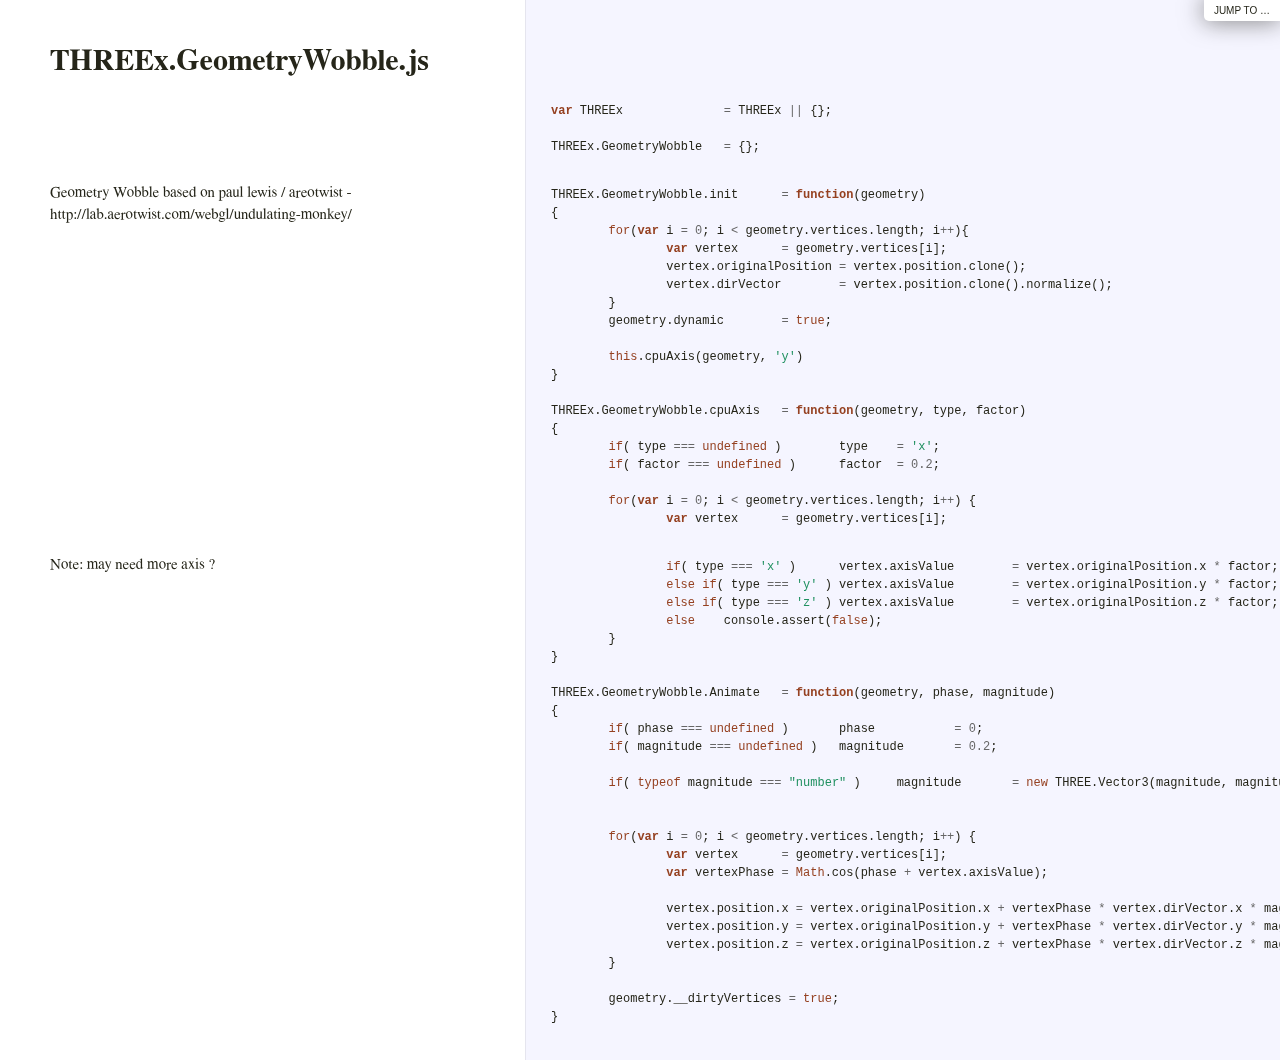
<file: src/lib/threex/docs/THREEx.GeometryWobble.html>
<!DOCTYPE html>  <html> <head>   <title>THREEx.GeometryWobble.js</title>   <meta http-equiv="content-type" content="text/html; charset=UTF-8">   <link rel="stylesheet" media="all" href="docco.css" /> </head> <body>   <div id="container">     <div id="background"></div>            <div id="jump_to">         Jump To &hellip;         <div id="jump_wrapper">           <div id="jump_page">                                           <a class="source" href="THREEx.CelShader.html">                 THREEx.CelShader.js               </a>                                           <a class="source" href="THREEx.DeviceOrientationState.html">                 THREEx.DeviceOrientationState.js               </a>                                           <a class="source" href="THREEx.FullScreen.html">                 THREEx.FullScreen.js               </a>                                           <a class="source" href="THREEx.GeometryUtils.html">                 THREEx.GeometryUtils.js               </a>                                           <a class="source" href="THREEx.GeometryWobble.html">                 THREEx.GeometryWobble.js               </a>                                           <a class="source" href="THREEx.KeyboardState.html">                 THREEx.KeyboardState.js               </a>                                           <a class="source" href="THREEx.LogoTurtle.html">                 THREEx.LogoTurtle.js               </a>                                           <a class="source" href="THREEx.PlasmaShader.html">                 THREEx.PlasmaShader.js               </a>                                           <a class="source" href="THREEx.SkyMap.html">                 THREEx.SkyMap.js               </a>                                           <a class="source" href="THREEx.WindowResize.html">                 THREEx.WindowResize.js               </a>                                           <a class="source" href="THREEx.glCapability.html">                 THREEx.glCapability.js               </a>                                           <a class="source" href="THREEx.requestAnimationFrame.html">                 THREEx.requestAnimationFrame.js               </a>                                           <a class="source" href="THREEx.screenshot.html">                 THREEx.screenshot.js               </a>                                           <a class="source" href="threex.embedded.html">                 threex.embedded.js               </a>                        </div>         </div>       </div>          <table cellpadding="0" cellspacing="0">       <thead>         <tr>           <th class="docs">             <h1>               THREEx.GeometryWobble.js             </h1>           </th>           <th class="code">           </th>         </tr>       </thead>       <tbody>                               <tr id="section-1">             <td class="docs">               <div class="pilwrap">                 <a class="pilcrow" href="#section-1">&#182;</a>               </div>                            </td>             <td class="code">               <div class="highlight"><pre><span class="kd">var</span> <span class="nx">THREEx</span>		<span class="o">=</span> <span class="nx">THREEx</span> <span class="o">||</span> <span class="p">{};</span>

<span class="nx">THREEx</span><span class="p">.</span><span class="nx">GeometryWobble</span>	<span class="o">=</span> <span class="p">{};</span></pre></div>             </td>           </tr>                               <tr id="section-2">             <td class="docs">               <div class="pilwrap">                 <a class="pilcrow" href="#section-2">&#182;</a>               </div>               <p>Geometry Wobble
based on paul lewis / areotwist - http://lab.aerotwist.com/webgl/undulating-monkey/</p>             </td>             <td class="code">               <div class="highlight"><pre><span class="nx">THREEx</span><span class="p">.</span><span class="nx">GeometryWobble</span><span class="p">.</span><span class="nx">init</span>	<span class="o">=</span> <span class="kd">function</span><span class="p">(</span><span class="nx">geometry</span><span class="p">)</span>
<span class="p">{</span>
	<span class="k">for</span><span class="p">(</span><span class="kd">var</span> <span class="nx">i</span> <span class="o">=</span> <span class="mi">0</span><span class="p">;</span> <span class="nx">i</span> <span class="o">&lt;</span> <span class="nx">geometry</span><span class="p">.</span><span class="nx">vertices</span><span class="p">.</span><span class="nx">length</span><span class="p">;</span> <span class="nx">i</span><span class="o">++</span><span class="p">){</span>
		<span class="kd">var</span> <span class="nx">vertex</span>	<span class="o">=</span> <span class="nx">geometry</span><span class="p">.</span><span class="nx">vertices</span><span class="p">[</span><span class="nx">i</span><span class="p">];</span>
		<span class="nx">vertex</span><span class="p">.</span><span class="nx">originalPosition</span>	<span class="o">=</span> <span class="nx">vertex</span><span class="p">.</span><span class="nx">position</span><span class="p">.</span><span class="nx">clone</span><span class="p">();</span>
		<span class="nx">vertex</span><span class="p">.</span><span class="nx">dirVector</span>	<span class="o">=</span> <span class="nx">vertex</span><span class="p">.</span><span class="nx">position</span><span class="p">.</span><span class="nx">clone</span><span class="p">().</span><span class="nx">normalize</span><span class="p">();</span>
	<span class="p">}</span>
	<span class="nx">geometry</span><span class="p">.</span><span class="nx">dynamic</span>	<span class="o">=</span> <span class="kc">true</span><span class="p">;</span>
	
	<span class="k">this</span><span class="p">.</span><span class="nx">cpuAxis</span><span class="p">(</span><span class="nx">geometry</span><span class="p">,</span> <span class="s1">&#39;y&#39;</span><span class="p">)</span>
<span class="p">}</span>

<span class="nx">THREEx</span><span class="p">.</span><span class="nx">GeometryWobble</span><span class="p">.</span><span class="nx">cpuAxis</span>	<span class="o">=</span> <span class="kd">function</span><span class="p">(</span><span class="nx">geometry</span><span class="p">,</span> <span class="nx">type</span><span class="p">,</span> <span class="nx">factor</span><span class="p">)</span>
<span class="p">{</span>
	<span class="k">if</span><span class="p">(</span> <span class="nx">type</span> <span class="o">===</span> <span class="kc">undefined</span> <span class="p">)</span>	<span class="nx">type</span>	<span class="o">=</span> <span class="s1">&#39;x&#39;</span><span class="p">;</span>
	<span class="k">if</span><span class="p">(</span> <span class="nx">factor</span> <span class="o">===</span> <span class="kc">undefined</span> <span class="p">)</span>	<span class="nx">factor</span>	<span class="o">=</span> <span class="mf">0.2</span><span class="p">;</span>
	
	<span class="k">for</span><span class="p">(</span><span class="kd">var</span> <span class="nx">i</span> <span class="o">=</span> <span class="mi">0</span><span class="p">;</span> <span class="nx">i</span> <span class="o">&lt;</span> <span class="nx">geometry</span><span class="p">.</span><span class="nx">vertices</span><span class="p">.</span><span class="nx">length</span><span class="p">;</span> <span class="nx">i</span><span class="o">++</span><span class="p">)</span> <span class="p">{</span>
		<span class="kd">var</span> <span class="nx">vertex</span>	<span class="o">=</span> <span class="nx">geometry</span><span class="p">.</span><span class="nx">vertices</span><span class="p">[</span><span class="nx">i</span><span class="p">];</span></pre></div>             </td>           </tr>                               <tr id="section-3">             <td class="docs">               <div class="pilwrap">                 <a class="pilcrow" href="#section-3">&#182;</a>               </div>               <p>Note: may need more axis ?</p>             </td>             <td class="code">               <div class="highlight"><pre>		<span class="k">if</span><span class="p">(</span> <span class="nx">type</span> <span class="o">===</span> <span class="s1">&#39;x&#39;</span> <span class="p">)</span>	<span class="nx">vertex</span><span class="p">.</span><span class="nx">axisValue</span>	<span class="o">=</span> <span class="nx">vertex</span><span class="p">.</span><span class="nx">originalPosition</span><span class="p">.</span><span class="nx">x</span> <span class="o">*</span> <span class="nx">factor</span><span class="p">;</span>
		<span class="k">else</span> <span class="k">if</span><span class="p">(</span> <span class="nx">type</span> <span class="o">===</span> <span class="s1">&#39;y&#39;</span> <span class="p">)</span>	<span class="nx">vertex</span><span class="p">.</span><span class="nx">axisValue</span>	<span class="o">=</span> <span class="nx">vertex</span><span class="p">.</span><span class="nx">originalPosition</span><span class="p">.</span><span class="nx">y</span> <span class="o">*</span> <span class="nx">factor</span><span class="p">;</span>
		<span class="k">else</span> <span class="k">if</span><span class="p">(</span> <span class="nx">type</span> <span class="o">===</span> <span class="s1">&#39;z&#39;</span> <span class="p">)</span>	<span class="nx">vertex</span><span class="p">.</span><span class="nx">axisValue</span>	<span class="o">=</span> <span class="nx">vertex</span><span class="p">.</span><span class="nx">originalPosition</span><span class="p">.</span><span class="nx">z</span> <span class="o">*</span> <span class="nx">factor</span><span class="p">;</span>
		<span class="k">else</span>	<span class="nx">console</span><span class="p">.</span><span class="nx">assert</span><span class="p">(</span><span class="kc">false</span><span class="p">);</span>
	<span class="p">}</span>
<span class="p">}</span>

<span class="nx">THREEx</span><span class="p">.</span><span class="nx">GeometryWobble</span><span class="p">.</span><span class="nx">Animate</span>	<span class="o">=</span> <span class="kd">function</span><span class="p">(</span><span class="nx">geometry</span><span class="p">,</span> <span class="nx">phase</span><span class="p">,</span> <span class="nx">magnitude</span><span class="p">)</span>
<span class="p">{</span>
	<span class="k">if</span><span class="p">(</span> <span class="nx">phase</span> <span class="o">===</span> <span class="kc">undefined</span> <span class="p">)</span>	<span class="nx">phase</span>		<span class="o">=</span> <span class="mi">0</span><span class="p">;</span>
	<span class="k">if</span><span class="p">(</span> <span class="nx">magnitude</span> <span class="o">===</span> <span class="kc">undefined</span> <span class="p">)</span>	<span class="nx">magnitude</span>	<span class="o">=</span> <span class="mf">0.2</span><span class="p">;</span>
	
	<span class="k">if</span><span class="p">(</span> <span class="k">typeof</span> <span class="nx">magnitude</span> <span class="o">===</span> <span class="s2">&quot;number&quot;</span> <span class="p">)</span>	<span class="nx">magnitude</span>	<span class="o">=</span> <span class="k">new</span> <span class="nx">THREE</span><span class="p">.</span><span class="nx">Vector3</span><span class="p">(</span><span class="nx">magnitude</span><span class="p">,</span> <span class="nx">magnitude</span><span class="p">,</span> <span class="nx">magnitude</span><span class="p">)</span>


	<span class="k">for</span><span class="p">(</span><span class="kd">var</span> <span class="nx">i</span> <span class="o">=</span> <span class="mi">0</span><span class="p">;</span> <span class="nx">i</span> <span class="o">&lt;</span> <span class="nx">geometry</span><span class="p">.</span><span class="nx">vertices</span><span class="p">.</span><span class="nx">length</span><span class="p">;</span> <span class="nx">i</span><span class="o">++</span><span class="p">)</span> <span class="p">{</span>
		<span class="kd">var</span> <span class="nx">vertex</span>	<span class="o">=</span> <span class="nx">geometry</span><span class="p">.</span><span class="nx">vertices</span><span class="p">[</span><span class="nx">i</span><span class="p">];</span>
		<span class="kd">var</span> <span class="nx">vertexPhase</span>	<span class="o">=</span> <span class="nb">Math</span><span class="p">.</span><span class="nx">cos</span><span class="p">(</span><span class="nx">phase</span> <span class="o">+</span> <span class="nx">vertex</span><span class="p">.</span><span class="nx">axisValue</span><span class="p">);</span>
		
		<span class="nx">vertex</span><span class="p">.</span><span class="nx">position</span><span class="p">.</span><span class="nx">x</span> <span class="o">=</span> <span class="nx">vertex</span><span class="p">.</span><span class="nx">originalPosition</span><span class="p">.</span><span class="nx">x</span> <span class="o">+</span> <span class="nx">vertexPhase</span> <span class="o">*</span> <span class="nx">vertex</span><span class="p">.</span><span class="nx">dirVector</span><span class="p">.</span><span class="nx">x</span> <span class="o">*</span> <span class="nx">magnitude</span><span class="p">.</span><span class="nx">x</span><span class="p">;</span>
		<span class="nx">vertex</span><span class="p">.</span><span class="nx">position</span><span class="p">.</span><span class="nx">y</span> <span class="o">=</span> <span class="nx">vertex</span><span class="p">.</span><span class="nx">originalPosition</span><span class="p">.</span><span class="nx">y</span> <span class="o">+</span> <span class="nx">vertexPhase</span> <span class="o">*</span> <span class="nx">vertex</span><span class="p">.</span><span class="nx">dirVector</span><span class="p">.</span><span class="nx">y</span> <span class="o">*</span> <span class="nx">magnitude</span><span class="p">.</span><span class="nx">y</span><span class="p">;</span>
		<span class="nx">vertex</span><span class="p">.</span><span class="nx">position</span><span class="p">.</span><span class="nx">z</span> <span class="o">=</span> <span class="nx">vertex</span><span class="p">.</span><span class="nx">originalPosition</span><span class="p">.</span><span class="nx">z</span> <span class="o">+</span> <span class="nx">vertexPhase</span> <span class="o">*</span> <span class="nx">vertex</span><span class="p">.</span><span class="nx">dirVector</span><span class="p">.</span><span class="nx">z</span> <span class="o">*</span> <span class="nx">magnitude</span><span class="p">.</span><span class="nx">z</span><span class="p">;</span>
	<span class="p">}</span>
	
	<span class="nx">geometry</span><span class="p">.</span><span class="nx">__dirtyVertices</span> <span class="o">=</span> <span class="kc">true</span><span class="p">;</span>
<span class="p">}</span>

</pre></div>             </td>           </tr>                </tbody>     </table>   </div> </body> </html>
</file>
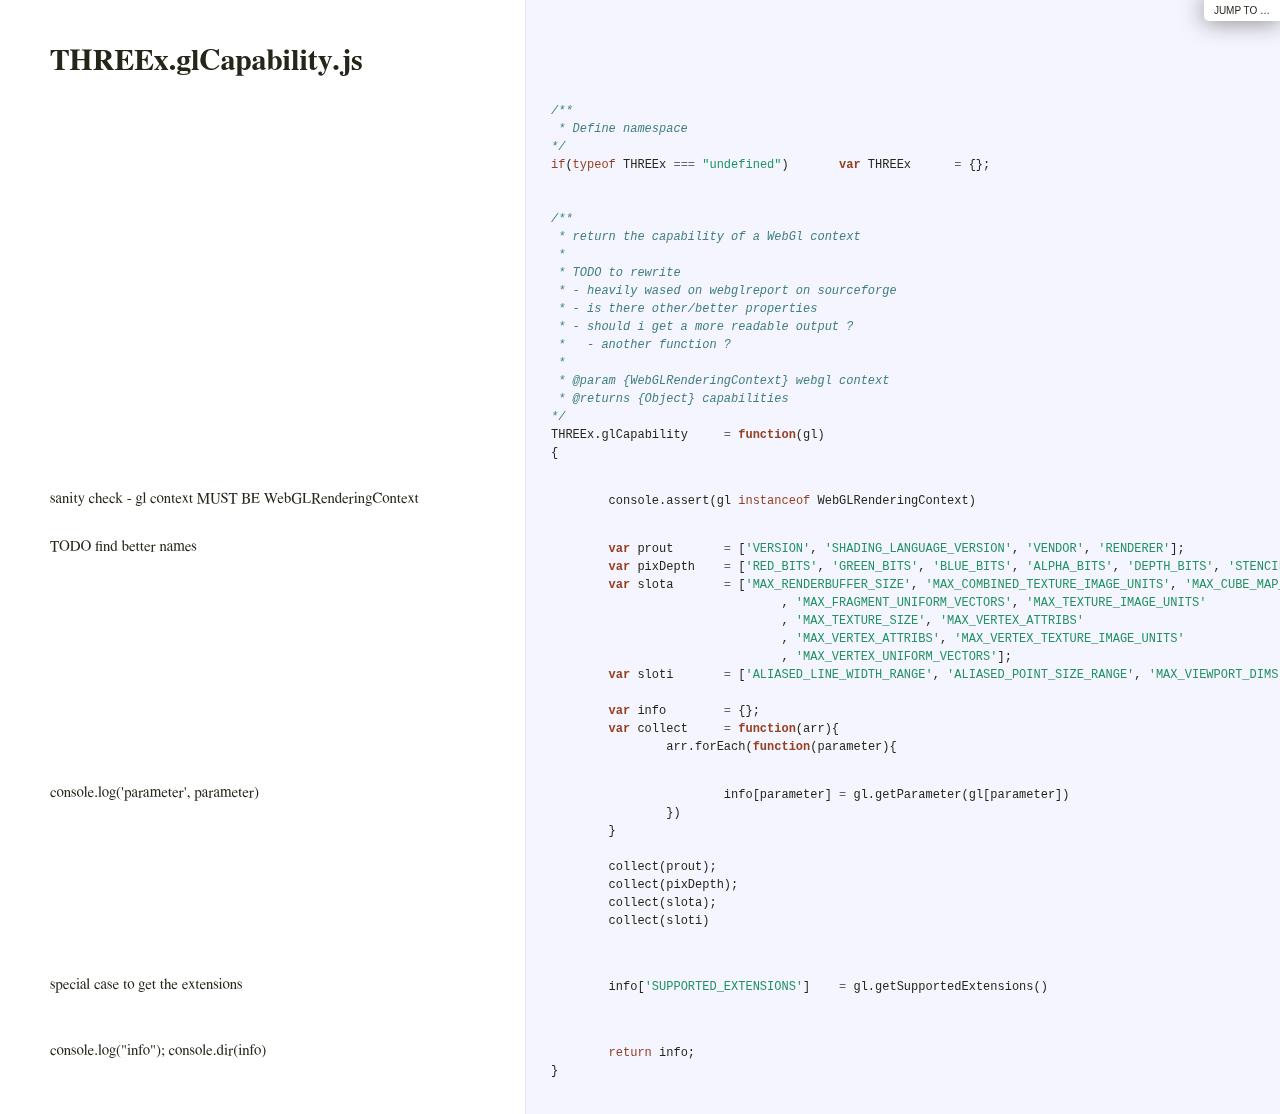
<file: src/lib/threex/docs/THREEx.glCapability.html>
<!DOCTYPE html>  <html> <head>   <title>THREEx.glCapability.js</title>   <meta http-equiv="content-type" content="text/html; charset=UTF-8">   <link rel="stylesheet" media="all" href="docco.css" /> </head> <body>   <div id="container">     <div id="background"></div>            <div id="jump_to">         Jump To &hellip;         <div id="jump_wrapper">           <div id="jump_page">                                           <a class="source" href="THREEx.CelShader.html">                 THREEx.CelShader.js               </a>                                           <a class="source" href="THREEx.DeviceOrientationState.html">                 THREEx.DeviceOrientationState.js               </a>                                           <a class="source" href="THREEx.FullScreen.html">                 THREEx.FullScreen.js               </a>                                           <a class="source" href="THREEx.GeometryUtils.html">                 THREEx.GeometryUtils.js               </a>                                           <a class="source" href="THREEx.GeometryWobble.html">                 THREEx.GeometryWobble.js               </a>                                           <a class="source" href="THREEx.KeyboardState.html">                 THREEx.KeyboardState.js               </a>                                           <a class="source" href="THREEx.LogoTurtle.html">                 THREEx.LogoTurtle.js               </a>                                           <a class="source" href="THREEx.PlasmaShader.html">                 THREEx.PlasmaShader.js               </a>                                           <a class="source" href="THREEx.SkyMap.html">                 THREEx.SkyMap.js               </a>                                           <a class="source" href="THREEx.WindowResize.html">                 THREEx.WindowResize.js               </a>                                           <a class="source" href="THREEx.glCapability.html">                 THREEx.glCapability.js               </a>                                           <a class="source" href="THREEx.requestAnimationFrame.html">                 THREEx.requestAnimationFrame.js               </a>                                           <a class="source" href="THREEx.screenshot.html">                 THREEx.screenshot.js               </a>                                           <a class="source" href="threex.embedded.html">                 threex.embedded.js               </a>                        </div>         </div>       </div>          <table cellpadding="0" cellspacing="0">       <thead>         <tr>           <th class="docs">             <h1>               THREEx.glCapability.js             </h1>           </th>           <th class="code">           </th>         </tr>       </thead>       <tbody>                               <tr id="section-1">             <td class="docs">               <div class="pilwrap">                 <a class="pilcrow" href="#section-1">&#182;</a>               </div>                            </td>             <td class="code">               <div class="highlight"><pre><span class="cm">/**</span>
<span class="cm"> * Define namespace</span>
<span class="cm">*/</span>
<span class="k">if</span><span class="p">(</span><span class="k">typeof</span> <span class="nx">THREEx</span> <span class="o">===</span> <span class="s2">&quot;undefined&quot;</span><span class="p">)</span>	<span class="kd">var</span> <span class="nx">THREEx</span>	<span class="o">=</span> <span class="p">{};</span>


<span class="cm">/**</span>
<span class="cm"> * return the capability of a WebGl context</span>
<span class="cm"> *</span>
<span class="cm"> * TODO to rewrite</span>
<span class="cm"> * - heavily wased on webglreport on sourceforge</span>
<span class="cm"> * - is there other/better properties</span>
<span class="cm"> * - should i get a more readable output ?</span>
<span class="cm"> *   - another function ?</span>
<span class="cm"> *</span>
<span class="cm"> * @param {WebGLRenderingContext} webgl context</span>
<span class="cm"> * @returns {Object} capabilities</span>
<span class="cm">*/</span>
<span class="nx">THREEx</span><span class="p">.</span><span class="nx">glCapability</span>	<span class="o">=</span> <span class="kd">function</span><span class="p">(</span><span class="nx">gl</span><span class="p">)</span>
<span class="p">{</span></pre></div>             </td>           </tr>                               <tr id="section-2">             <td class="docs">               <div class="pilwrap">                 <a class="pilcrow" href="#section-2">&#182;</a>               </div>               <p>sanity check - gl context MUST BE WebGLRenderingContext</p>             </td>             <td class="code">               <div class="highlight"><pre>	<span class="nx">console</span><span class="p">.</span><span class="nx">assert</span><span class="p">(</span><span class="nx">gl</span> <span class="k">instanceof</span> <span class="nx">WebGLRenderingContext</span><span class="p">)</span></pre></div>             </td>           </tr>                               <tr id="section-3">             <td class="docs">               <div class="pilwrap">                 <a class="pilcrow" href="#section-3">&#182;</a>               </div>               <p>TODO find better names</p>             </td>             <td class="code">               <div class="highlight"><pre>	<span class="kd">var</span> <span class="nx">prout</span>	<span class="o">=</span> <span class="p">[</span><span class="s1">&#39;VERSION&#39;</span><span class="p">,</span> <span class="s1">&#39;SHADING_LANGUAGE_VERSION&#39;</span><span class="p">,</span> <span class="s1">&#39;VENDOR&#39;</span><span class="p">,</span> <span class="s1">&#39;RENDERER&#39;</span><span class="p">];</span>
	<span class="kd">var</span> <span class="nx">pixDepth</span>	<span class="o">=</span> <span class="p">[</span><span class="s1">&#39;RED_BITS&#39;</span><span class="p">,</span> <span class="s1">&#39;GREEN_BITS&#39;</span><span class="p">,</span> <span class="s1">&#39;BLUE_BITS&#39;</span><span class="p">,</span> <span class="s1">&#39;ALPHA_BITS&#39;</span><span class="p">,</span> <span class="s1">&#39;DEPTH_BITS&#39;</span><span class="p">,</span> <span class="s1">&#39;STENCIL_BITS&#39;</span><span class="p">];</span>
	<span class="kd">var</span> <span class="nx">slota</span>	<span class="o">=</span> <span class="p">[</span><span class="s1">&#39;MAX_RENDERBUFFER_SIZE&#39;</span><span class="p">,</span> <span class="s1">&#39;MAX_COMBINED_TEXTURE_IMAGE_UNITS&#39;</span><span class="p">,</span> <span class="s1">&#39;MAX_CUBE_MAP_TEXTURE_SIZE&#39;</span>
				<span class="p">,</span> <span class="s1">&#39;MAX_FRAGMENT_UNIFORM_VECTORS&#39;</span><span class="p">,</span> <span class="s1">&#39;MAX_TEXTURE_IMAGE_UNITS&#39;</span>
				<span class="p">,</span> <span class="s1">&#39;MAX_TEXTURE_SIZE&#39;</span><span class="p">,</span> <span class="s1">&#39;MAX_VERTEX_ATTRIBS&#39;</span>
				<span class="p">,</span> <span class="s1">&#39;MAX_VERTEX_ATTRIBS&#39;</span><span class="p">,</span> <span class="s1">&#39;MAX_VERTEX_TEXTURE_IMAGE_UNITS&#39;</span>
				<span class="p">,</span> <span class="s1">&#39;MAX_VERTEX_UNIFORM_VECTORS&#39;</span><span class="p">];</span>	
	<span class="kd">var</span> <span class="nx">sloti</span>	<span class="o">=</span> <span class="p">[</span><span class="s1">&#39;ALIASED_LINE_WIDTH_RANGE&#39;</span><span class="p">,</span> <span class="s1">&#39;ALIASED_POINT_SIZE_RANGE&#39;</span><span class="p">,</span> <span class="s1">&#39;MAX_VIEWPORT_DIMS&#39;</span><span class="p">];</span>
	
	<span class="kd">var</span> <span class="nx">info</span>	<span class="o">=</span> <span class="p">{};</span>
	<span class="kd">var</span> <span class="nx">collect</span>	<span class="o">=</span> <span class="kd">function</span><span class="p">(</span><span class="nx">arr</span><span class="p">){</span>
		<span class="nx">arr</span><span class="p">.</span><span class="nx">forEach</span><span class="p">(</span><span class="kd">function</span><span class="p">(</span><span class="nx">parameter</span><span class="p">){</span></pre></div>             </td>           </tr>                               <tr id="section-4">             <td class="docs">               <div class="pilwrap">                 <a class="pilcrow" href="#section-4">&#182;</a>               </div>               <p>console.log('parameter', parameter)</p>             </td>             <td class="code">               <div class="highlight"><pre>			<span class="nx">info</span><span class="p">[</span><span class="nx">parameter</span><span class="p">]</span>	<span class="o">=</span> <span class="nx">gl</span><span class="p">.</span><span class="nx">getParameter</span><span class="p">(</span><span class="nx">gl</span><span class="p">[</span><span class="nx">parameter</span><span class="p">])</span>
		<span class="p">})</span>
	<span class="p">}</span>
	
	<span class="nx">collect</span><span class="p">(</span><span class="nx">prout</span><span class="p">);</span>
	<span class="nx">collect</span><span class="p">(</span><span class="nx">pixDepth</span><span class="p">);</span>
	<span class="nx">collect</span><span class="p">(</span><span class="nx">slota</span><span class="p">);</span>
	<span class="nx">collect</span><span class="p">(</span><span class="nx">sloti</span><span class="p">)</span>
	</pre></div>             </td>           </tr>                               <tr id="section-5">             <td class="docs">               <div class="pilwrap">                 <a class="pilcrow" href="#section-5">&#182;</a>               </div>               <p>special case to get the extensions</p>             </td>             <td class="code">               <div class="highlight"><pre>	<span class="nx">info</span><span class="p">[</span><span class="s1">&#39;SUPPORTED_EXTENSIONS&#39;</span><span class="p">]</span>	<span class="o">=</span> <span class="nx">gl</span><span class="p">.</span><span class="nx">getSupportedExtensions</span><span class="p">()</span>
	</pre></div>             </td>           </tr>                               <tr id="section-6">             <td class="docs">               <div class="pilwrap">                 <a class="pilcrow" href="#section-6">&#182;</a>               </div>               <p>console.log("info");
console.dir(info)</p>             </td>             <td class="code">               <div class="highlight"><pre>	<span class="k">return</span> <span class="nx">info</span><span class="p">;</span>
<span class="p">}</span>

</pre></div>             </td>           </tr>                </tbody>     </table>   </div> </body> </html>
</file>
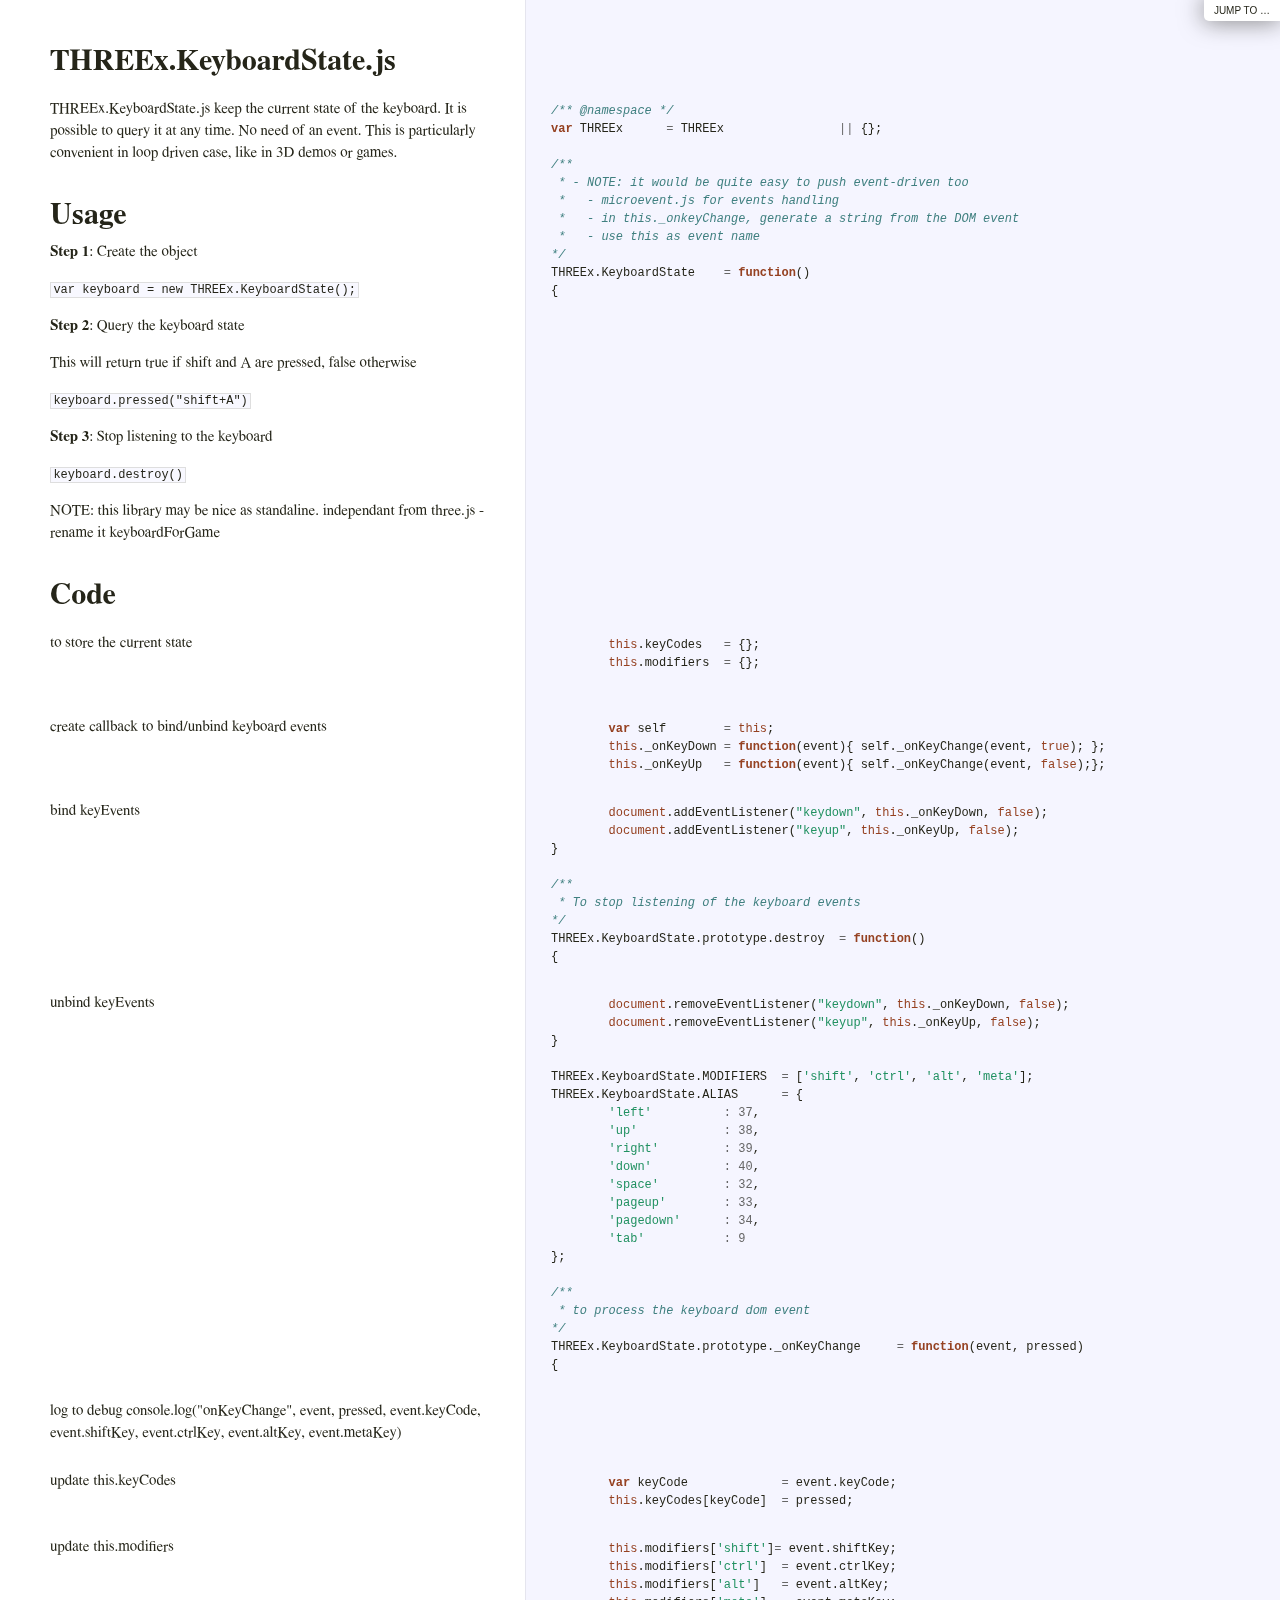
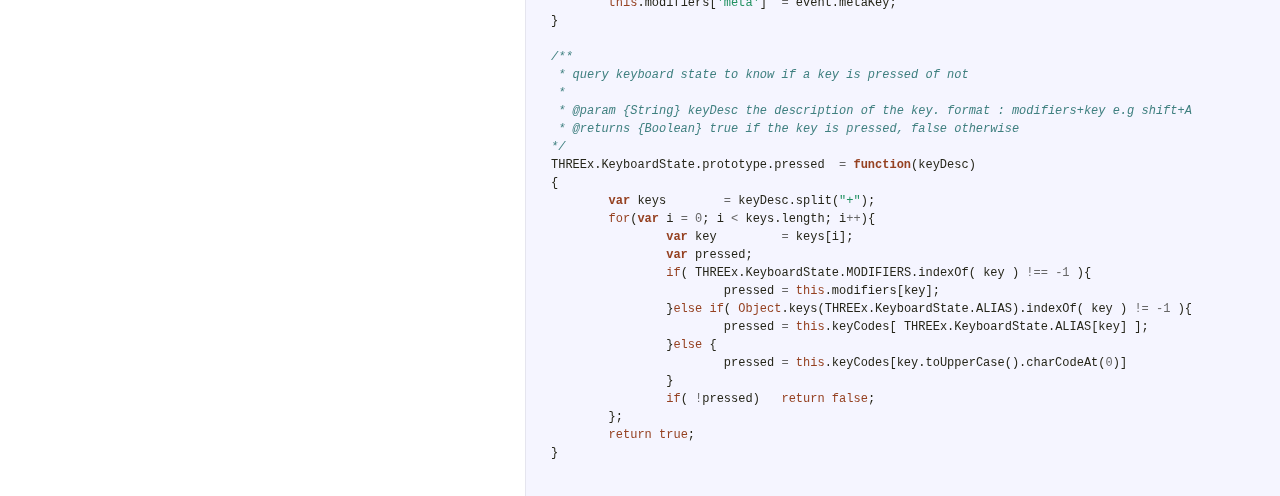
<file: src/lib/threex/docs/THREEx.KeyboardState.html>
<!DOCTYPE html>  <html> <head>   <title>THREEx.KeyboardState.js</title>   <meta http-equiv="content-type" content="text/html; charset=UTF-8">   <link rel="stylesheet" media="all" href="docco.css" /> </head> <body>   <div id="container">     <div id="background"></div>            <div id="jump_to">         Jump To &hellip;         <div id="jump_wrapper">           <div id="jump_page">                                           <a class="source" href="THREEx.CelShader.html">                 THREEx.CelShader.js               </a>                                           <a class="source" href="THREEx.DeviceOrientationState.html">                 THREEx.DeviceOrientationState.js               </a>                                           <a class="source" href="THREEx.FullScreen.html">                 THREEx.FullScreen.js               </a>                                           <a class="source" href="THREEx.GeometryUtils.html">                 THREEx.GeometryUtils.js               </a>                                           <a class="source" href="THREEx.GeometryWobble.html">                 THREEx.GeometryWobble.js               </a>                                           <a class="source" href="THREEx.KeyboardState.html">                 THREEx.KeyboardState.js               </a>                                           <a class="source" href="THREEx.LogoTurtle.html">                 THREEx.LogoTurtle.js               </a>                                           <a class="source" href="THREEx.PlasmaShader.html">                 THREEx.PlasmaShader.js               </a>                                           <a class="source" href="THREEx.SkyMap.html">                 THREEx.SkyMap.js               </a>                                           <a class="source" href="THREEx.WindowResize.html">                 THREEx.WindowResize.js               </a>                                           <a class="source" href="THREEx.glCapability.html">                 THREEx.glCapability.js               </a>                                           <a class="source" href="THREEx.requestAnimationFrame.html">                 THREEx.requestAnimationFrame.js               </a>                                           <a class="source" href="THREEx.screenshot.html">                 THREEx.screenshot.js               </a>                                           <a class="source" href="threex.embedded.html">                 threex.embedded.js               </a>                        </div>         </div>       </div>          <table cellpadding="0" cellspacing="0">       <thead>         <tr>           <th class="docs">             <h1>               THREEx.KeyboardState.js             </h1>           </th>           <th class="code">           </th>         </tr>       </thead>       <tbody>                               <tr id="section-1">             <td class="docs">               <div class="pilwrap">                 <a class="pilcrow" href="#section-1">&#182;</a>               </div>               <p>THREEx.KeyboardState.js keep the current state of the keyboard.
It is possible to query it at any time. No need of an event.
This is particularly convenient in loop driven case, like in
3D demos or games.</p>

<h1>Usage</h1>

<p><strong>Step 1</strong>: Create the object</p>

<p><code>var keyboard    = new THREEx.KeyboardState();</code></p>

<p><strong>Step 2</strong>: Query the keyboard state</p>

<p>This will return true if shift and A are pressed, false otherwise</p>

<p><code>keyboard.pressed("shift+A")</code></p>

<p><strong>Step 3</strong>: Stop listening to the keyboard</p>

<p><code>keyboard.destroy()</code></p>

<p>NOTE: this library may be nice as standaline. independant from three.js
- rename it keyboardForGame</p>

<h1>Code</h1>             </td>             <td class="code">               <div class="highlight"><pre><span class="cm">/** @namespace */</span>
<span class="kd">var</span> <span class="nx">THREEx</span>	<span class="o">=</span> <span class="nx">THREEx</span> 		<span class="o">||</span> <span class="p">{};</span>

<span class="cm">/**</span>
<span class="cm"> * - NOTE: it would be quite easy to push event-driven too</span>
<span class="cm"> *   - microevent.js for events handling</span>
<span class="cm"> *   - in this._onkeyChange, generate a string from the DOM event</span>
<span class="cm"> *   - use this as event name</span>
<span class="cm">*/</span>
<span class="nx">THREEx</span><span class="p">.</span><span class="nx">KeyboardState</span>	<span class="o">=</span> <span class="kd">function</span><span class="p">()</span>
<span class="p">{</span></pre></div>             </td>           </tr>                               <tr id="section-2">             <td class="docs">               <div class="pilwrap">                 <a class="pilcrow" href="#section-2">&#182;</a>               </div>               <p>to store the current state</p>             </td>             <td class="code">               <div class="highlight"><pre>	<span class="k">this</span><span class="p">.</span><span class="nx">keyCodes</span>	<span class="o">=</span> <span class="p">{};</span>
	<span class="k">this</span><span class="p">.</span><span class="nx">modifiers</span>	<span class="o">=</span> <span class="p">{};</span>
	</pre></div>             </td>           </tr>                               <tr id="section-3">             <td class="docs">               <div class="pilwrap">                 <a class="pilcrow" href="#section-3">&#182;</a>               </div>               <p>create callback to bind/unbind keyboard events</p>             </td>             <td class="code">               <div class="highlight"><pre>	<span class="kd">var</span> <span class="nx">self</span>	<span class="o">=</span> <span class="k">this</span><span class="p">;</span>
	<span class="k">this</span><span class="p">.</span><span class="nx">_onKeyDown</span>	<span class="o">=</span> <span class="kd">function</span><span class="p">(</span><span class="nx">event</span><span class="p">){</span> <span class="nx">self</span><span class="p">.</span><span class="nx">_onKeyChange</span><span class="p">(</span><span class="nx">event</span><span class="p">,</span> <span class="kc">true</span><span class="p">);</span> <span class="p">};</span>
	<span class="k">this</span><span class="p">.</span><span class="nx">_onKeyUp</span>	<span class="o">=</span> <span class="kd">function</span><span class="p">(</span><span class="nx">event</span><span class="p">){</span> <span class="nx">self</span><span class="p">.</span><span class="nx">_onKeyChange</span><span class="p">(</span><span class="nx">event</span><span class="p">,</span> <span class="kc">false</span><span class="p">);};</span></pre></div>             </td>           </tr>                               <tr id="section-4">             <td class="docs">               <div class="pilwrap">                 <a class="pilcrow" href="#section-4">&#182;</a>               </div>               <p>bind keyEvents</p>             </td>             <td class="code">               <div class="highlight"><pre>	<span class="nb">document</span><span class="p">.</span><span class="nx">addEventListener</span><span class="p">(</span><span class="s2">&quot;keydown&quot;</span><span class="p">,</span> <span class="k">this</span><span class="p">.</span><span class="nx">_onKeyDown</span><span class="p">,</span> <span class="kc">false</span><span class="p">);</span>
	<span class="nb">document</span><span class="p">.</span><span class="nx">addEventListener</span><span class="p">(</span><span class="s2">&quot;keyup&quot;</span><span class="p">,</span> <span class="k">this</span><span class="p">.</span><span class="nx">_onKeyUp</span><span class="p">,</span> <span class="kc">false</span><span class="p">);</span>
<span class="p">}</span>

<span class="cm">/**</span>
<span class="cm"> * To stop listening of the keyboard events</span>
<span class="cm">*/</span>
<span class="nx">THREEx</span><span class="p">.</span><span class="nx">KeyboardState</span><span class="p">.</span><span class="nx">prototype</span><span class="p">.</span><span class="nx">destroy</span>	<span class="o">=</span> <span class="kd">function</span><span class="p">()</span>
<span class="p">{</span></pre></div>             </td>           </tr>                               <tr id="section-5">             <td class="docs">               <div class="pilwrap">                 <a class="pilcrow" href="#section-5">&#182;</a>               </div>               <p>unbind keyEvents</p>             </td>             <td class="code">               <div class="highlight"><pre>	<span class="nb">document</span><span class="p">.</span><span class="nx">removeEventListener</span><span class="p">(</span><span class="s2">&quot;keydown&quot;</span><span class="p">,</span> <span class="k">this</span><span class="p">.</span><span class="nx">_onKeyDown</span><span class="p">,</span> <span class="kc">false</span><span class="p">);</span>
	<span class="nb">document</span><span class="p">.</span><span class="nx">removeEventListener</span><span class="p">(</span><span class="s2">&quot;keyup&quot;</span><span class="p">,</span> <span class="k">this</span><span class="p">.</span><span class="nx">_onKeyUp</span><span class="p">,</span> <span class="kc">false</span><span class="p">);</span>
<span class="p">}</span>

<span class="nx">THREEx</span><span class="p">.</span><span class="nx">KeyboardState</span><span class="p">.</span><span class="nx">MODIFIERS</span>	<span class="o">=</span> <span class="p">[</span><span class="s1">&#39;shift&#39;</span><span class="p">,</span> <span class="s1">&#39;ctrl&#39;</span><span class="p">,</span> <span class="s1">&#39;alt&#39;</span><span class="p">,</span> <span class="s1">&#39;meta&#39;</span><span class="p">];</span>
<span class="nx">THREEx</span><span class="p">.</span><span class="nx">KeyboardState</span><span class="p">.</span><span class="nx">ALIAS</span>	<span class="o">=</span> <span class="p">{</span>
	<span class="s1">&#39;left&#39;</span>		<span class="o">:</span> <span class="mi">37</span><span class="p">,</span>
	<span class="s1">&#39;up&#39;</span>		<span class="o">:</span> <span class="mi">38</span><span class="p">,</span>
	<span class="s1">&#39;right&#39;</span>		<span class="o">:</span> <span class="mi">39</span><span class="p">,</span>
	<span class="s1">&#39;down&#39;</span>		<span class="o">:</span> <span class="mi">40</span><span class="p">,</span>
	<span class="s1">&#39;space&#39;</span>		<span class="o">:</span> <span class="mi">32</span><span class="p">,</span>
	<span class="s1">&#39;pageup&#39;</span>	<span class="o">:</span> <span class="mi">33</span><span class="p">,</span>
	<span class="s1">&#39;pagedown&#39;</span>	<span class="o">:</span> <span class="mi">34</span><span class="p">,</span>
	<span class="s1">&#39;tab&#39;</span>		<span class="o">:</span> <span class="mi">9</span>
<span class="p">};</span>

<span class="cm">/**</span>
<span class="cm"> * to process the keyboard dom event</span>
<span class="cm">*/</span>
<span class="nx">THREEx</span><span class="p">.</span><span class="nx">KeyboardState</span><span class="p">.</span><span class="nx">prototype</span><span class="p">.</span><span class="nx">_onKeyChange</span>	<span class="o">=</span> <span class="kd">function</span><span class="p">(</span><span class="nx">event</span><span class="p">,</span> <span class="nx">pressed</span><span class="p">)</span>
<span class="p">{</span></pre></div>             </td>           </tr>                               <tr id="section-6">             <td class="docs">               <div class="pilwrap">                 <a class="pilcrow" href="#section-6">&#182;</a>               </div>               <p>log to debug
console.log("onKeyChange", event, pressed, event.keyCode, event.shiftKey, event.ctrlKey, event.altKey, event.metaKey)</p>             </td>             <td class="code">               <div class="highlight"><pre></pre></div>             </td>           </tr>                               <tr id="section-7">             <td class="docs">               <div class="pilwrap">                 <a class="pilcrow" href="#section-7">&#182;</a>               </div>               <p>update this.keyCodes</p>             </td>             <td class="code">               <div class="highlight"><pre>	<span class="kd">var</span> <span class="nx">keyCode</span>		<span class="o">=</span> <span class="nx">event</span><span class="p">.</span><span class="nx">keyCode</span><span class="p">;</span>
	<span class="k">this</span><span class="p">.</span><span class="nx">keyCodes</span><span class="p">[</span><span class="nx">keyCode</span><span class="p">]</span>	<span class="o">=</span> <span class="nx">pressed</span><span class="p">;</span></pre></div>             </td>           </tr>                               <tr id="section-8">             <td class="docs">               <div class="pilwrap">                 <a class="pilcrow" href="#section-8">&#182;</a>               </div>               <p>update this.modifiers</p>             </td>             <td class="code">               <div class="highlight"><pre>	<span class="k">this</span><span class="p">.</span><span class="nx">modifiers</span><span class="p">[</span><span class="s1">&#39;shift&#39;</span><span class="p">]</span><span class="o">=</span> <span class="nx">event</span><span class="p">.</span><span class="nx">shiftKey</span><span class="p">;</span>
	<span class="k">this</span><span class="p">.</span><span class="nx">modifiers</span><span class="p">[</span><span class="s1">&#39;ctrl&#39;</span><span class="p">]</span>	<span class="o">=</span> <span class="nx">event</span><span class="p">.</span><span class="nx">ctrlKey</span><span class="p">;</span>
	<span class="k">this</span><span class="p">.</span><span class="nx">modifiers</span><span class="p">[</span><span class="s1">&#39;alt&#39;</span><span class="p">]</span>	<span class="o">=</span> <span class="nx">event</span><span class="p">.</span><span class="nx">altKey</span><span class="p">;</span>
	<span class="k">this</span><span class="p">.</span><span class="nx">modifiers</span><span class="p">[</span><span class="s1">&#39;meta&#39;</span><span class="p">]</span>	<span class="o">=</span> <span class="nx">event</span><span class="p">.</span><span class="nx">metaKey</span><span class="p">;</span>
<span class="p">}</span>

<span class="cm">/**</span>
<span class="cm"> * query keyboard state to know if a key is pressed of not</span>
<span class="cm"> *</span>
<span class="cm"> * @param {String} keyDesc the description of the key. format : modifiers+key e.g shift+A</span>
<span class="cm"> * @returns {Boolean} true if the key is pressed, false otherwise</span>
<span class="cm">*/</span>
<span class="nx">THREEx</span><span class="p">.</span><span class="nx">KeyboardState</span><span class="p">.</span><span class="nx">prototype</span><span class="p">.</span><span class="nx">pressed</span>	<span class="o">=</span> <span class="kd">function</span><span class="p">(</span><span class="nx">keyDesc</span><span class="p">)</span>
<span class="p">{</span>
	<span class="kd">var</span> <span class="nx">keys</span>	<span class="o">=</span> <span class="nx">keyDesc</span><span class="p">.</span><span class="nx">split</span><span class="p">(</span><span class="s2">&quot;+&quot;</span><span class="p">);</span>
	<span class="k">for</span><span class="p">(</span><span class="kd">var</span> <span class="nx">i</span> <span class="o">=</span> <span class="mi">0</span><span class="p">;</span> <span class="nx">i</span> <span class="o">&lt;</span> <span class="nx">keys</span><span class="p">.</span><span class="nx">length</span><span class="p">;</span> <span class="nx">i</span><span class="o">++</span><span class="p">){</span>
		<span class="kd">var</span> <span class="nx">key</span>		<span class="o">=</span> <span class="nx">keys</span><span class="p">[</span><span class="nx">i</span><span class="p">];</span>
		<span class="kd">var</span> <span class="nx">pressed</span><span class="p">;</span>
		<span class="k">if</span><span class="p">(</span> <span class="nx">THREEx</span><span class="p">.</span><span class="nx">KeyboardState</span><span class="p">.</span><span class="nx">MODIFIERS</span><span class="p">.</span><span class="nx">indexOf</span><span class="p">(</span> <span class="nx">key</span> <span class="p">)</span> <span class="o">!==</span> <span class="o">-</span><span class="mi">1</span> <span class="p">){</span>
			<span class="nx">pressed</span>	<span class="o">=</span> <span class="k">this</span><span class="p">.</span><span class="nx">modifiers</span><span class="p">[</span><span class="nx">key</span><span class="p">];</span>
		<span class="p">}</span><span class="k">else</span> <span class="k">if</span><span class="p">(</span> <span class="nb">Object</span><span class="p">.</span><span class="nx">keys</span><span class="p">(</span><span class="nx">THREEx</span><span class="p">.</span><span class="nx">KeyboardState</span><span class="p">.</span><span class="nx">ALIAS</span><span class="p">).</span><span class="nx">indexOf</span><span class="p">(</span> <span class="nx">key</span> <span class="p">)</span> <span class="o">!=</span> <span class="o">-</span><span class="mi">1</span> <span class="p">){</span>
			<span class="nx">pressed</span>	<span class="o">=</span> <span class="k">this</span><span class="p">.</span><span class="nx">keyCodes</span><span class="p">[</span> <span class="nx">THREEx</span><span class="p">.</span><span class="nx">KeyboardState</span><span class="p">.</span><span class="nx">ALIAS</span><span class="p">[</span><span class="nx">key</span><span class="p">]</span> <span class="p">];</span>
		<span class="p">}</span><span class="k">else</span> <span class="p">{</span>
			<span class="nx">pressed</span>	<span class="o">=</span> <span class="k">this</span><span class="p">.</span><span class="nx">keyCodes</span><span class="p">[</span><span class="nx">key</span><span class="p">.</span><span class="nx">toUpperCase</span><span class="p">().</span><span class="nx">charCodeAt</span><span class="p">(</span><span class="mi">0</span><span class="p">)]</span>
		<span class="p">}</span>
		<span class="k">if</span><span class="p">(</span> <span class="o">!</span><span class="nx">pressed</span><span class="p">)</span>	<span class="k">return</span> <span class="kc">false</span><span class="p">;</span>
	<span class="p">};</span>
	<span class="k">return</span> <span class="kc">true</span><span class="p">;</span>
<span class="p">}</span>

</pre></div>             </td>           </tr>                </tbody>     </table>   </div> </body> </html>
</file>
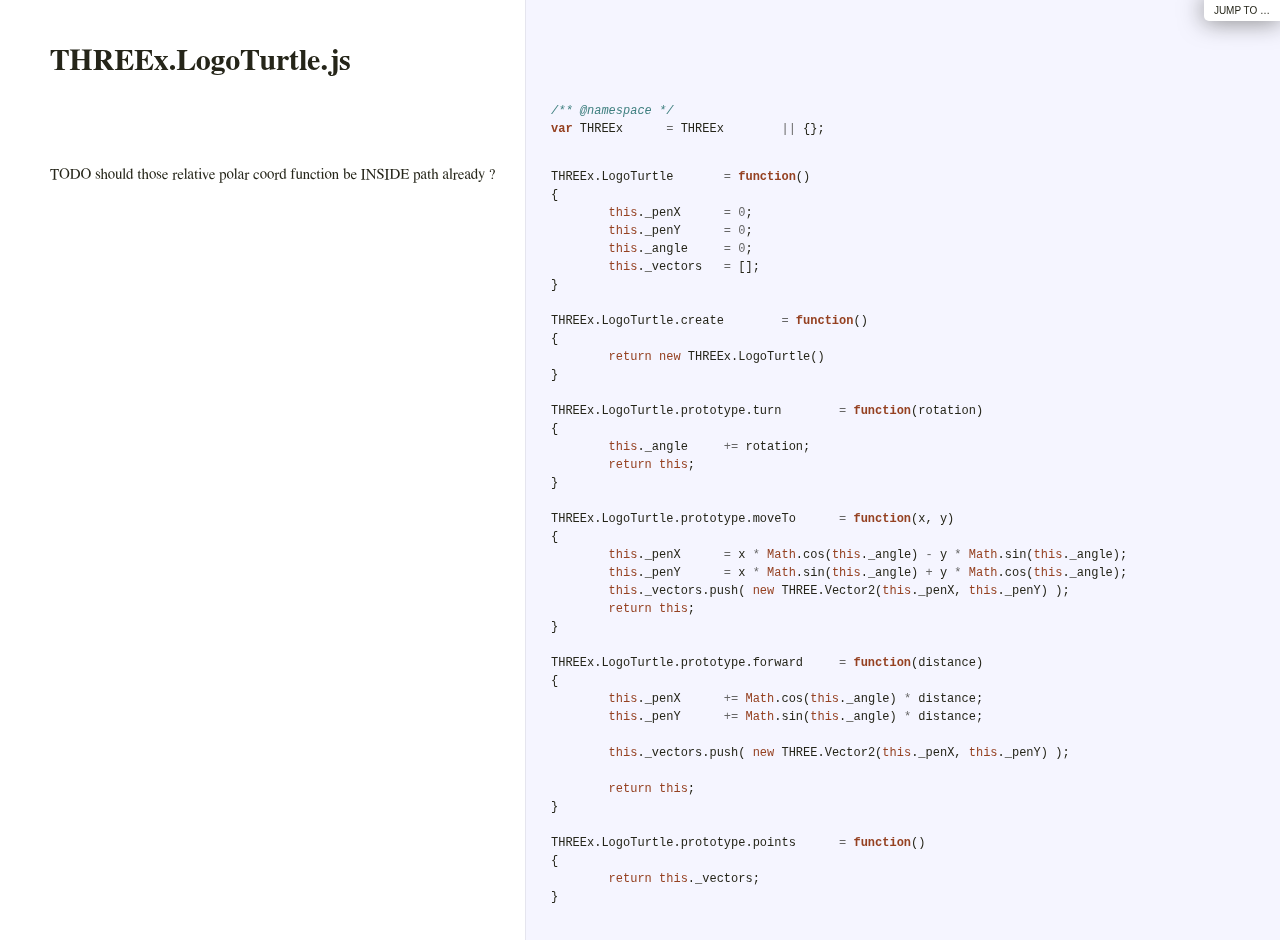
<file: src/lib/threex/docs/THREEx.LogoTurtle.html>
<!DOCTYPE html>  <html> <head>   <title>THREEx.LogoTurtle.js</title>   <meta http-equiv="content-type" content="text/html; charset=UTF-8">   <link rel="stylesheet" media="all" href="docco.css" /> </head> <body>   <div id="container">     <div id="background"></div>            <div id="jump_to">         Jump To &hellip;         <div id="jump_wrapper">           <div id="jump_page">                                           <a class="source" href="THREEx.CelShader.html">                 THREEx.CelShader.js               </a>                                           <a class="source" href="THREEx.DeviceOrientationState.html">                 THREEx.DeviceOrientationState.js               </a>                                           <a class="source" href="THREEx.FullScreen.html">                 THREEx.FullScreen.js               </a>                                           <a class="source" href="THREEx.GeometryUtils.html">                 THREEx.GeometryUtils.js               </a>                                           <a class="source" href="THREEx.GeometryWobble.html">                 THREEx.GeometryWobble.js               </a>                                           <a class="source" href="THREEx.KeyboardState.html">                 THREEx.KeyboardState.js               </a>                                           <a class="source" href="THREEx.LogoTurtle.html">                 THREEx.LogoTurtle.js               </a>                                           <a class="source" href="THREEx.PlasmaShader.html">                 THREEx.PlasmaShader.js               </a>                                           <a class="source" href="THREEx.SkyMap.html">                 THREEx.SkyMap.js               </a>                                           <a class="source" href="THREEx.WindowResize.html">                 THREEx.WindowResize.js               </a>                                           <a class="source" href="THREEx.glCapability.html">                 THREEx.glCapability.js               </a>                                           <a class="source" href="THREEx.requestAnimationFrame.html">                 THREEx.requestAnimationFrame.js               </a>                                           <a class="source" href="THREEx.screenshot.html">                 THREEx.screenshot.js               </a>                                           <a class="source" href="threex.embedded.html">                 threex.embedded.js               </a>                        </div>         </div>       </div>          <table cellpadding="0" cellspacing="0">       <thead>         <tr>           <th class="docs">             <h1>               THREEx.LogoTurtle.js             </h1>           </th>           <th class="code">           </th>         </tr>       </thead>       <tbody>                               <tr id="section-1">             <td class="docs">               <div class="pilwrap">                 <a class="pilcrow" href="#section-1">&#182;</a>               </div>                            </td>             <td class="code">               <div class="highlight"><pre><span class="cm">/** @namespace */</span>
<span class="kd">var</span> <span class="nx">THREEx</span>	<span class="o">=</span> <span class="nx">THREEx</span>	<span class="o">||</span> <span class="p">{};</span></pre></div>             </td>           </tr>                               <tr id="section-2">             <td class="docs">               <div class="pilwrap">                 <a class="pilcrow" href="#section-2">&#182;</a>               </div>               <p>TODO should those relative polar coord function be INSIDE path already ?</p>             </td>             <td class="code">               <div class="highlight"><pre><span class="nx">THREEx</span><span class="p">.</span><span class="nx">LogoTurtle</span>	<span class="o">=</span> <span class="kd">function</span><span class="p">()</span>
<span class="p">{</span>
	<span class="k">this</span><span class="p">.</span><span class="nx">_penX</span>	<span class="o">=</span> <span class="mi">0</span><span class="p">;</span>
	<span class="k">this</span><span class="p">.</span><span class="nx">_penY</span>	<span class="o">=</span> <span class="mi">0</span><span class="p">;</span>
	<span class="k">this</span><span class="p">.</span><span class="nx">_angle</span>	<span class="o">=</span> <span class="mi">0</span><span class="p">;</span>
	<span class="k">this</span><span class="p">.</span><span class="nx">_vectors</span>	<span class="o">=</span> <span class="p">[];</span>
<span class="p">}</span>

<span class="nx">THREEx</span><span class="p">.</span><span class="nx">LogoTurtle</span><span class="p">.</span><span class="nx">create</span>	<span class="o">=</span> <span class="kd">function</span><span class="p">()</span>
<span class="p">{</span>
	<span class="k">return</span> <span class="k">new</span> <span class="nx">THREEx</span><span class="p">.</span><span class="nx">LogoTurtle</span><span class="p">()</span>
<span class="p">}</span>

<span class="nx">THREEx</span><span class="p">.</span><span class="nx">LogoTurtle</span><span class="p">.</span><span class="nx">prototype</span><span class="p">.</span><span class="nx">turn</span>	<span class="o">=</span> <span class="kd">function</span><span class="p">(</span><span class="nx">rotation</span><span class="p">)</span>
<span class="p">{</span>
	<span class="k">this</span><span class="p">.</span><span class="nx">_angle</span>	<span class="o">+=</span> <span class="nx">rotation</span><span class="p">;</span>
	<span class="k">return</span> <span class="k">this</span><span class="p">;</span>	
<span class="p">}</span>

<span class="nx">THREEx</span><span class="p">.</span><span class="nx">LogoTurtle</span><span class="p">.</span><span class="nx">prototype</span><span class="p">.</span><span class="nx">moveTo</span>	<span class="o">=</span> <span class="kd">function</span><span class="p">(</span><span class="nx">x</span><span class="p">,</span> <span class="nx">y</span><span class="p">)</span>
<span class="p">{</span>
	<span class="k">this</span><span class="p">.</span><span class="nx">_penX</span>	<span class="o">=</span> <span class="nx">x</span> <span class="o">*</span> <span class="nb">Math</span><span class="p">.</span><span class="nx">cos</span><span class="p">(</span><span class="k">this</span><span class="p">.</span><span class="nx">_angle</span><span class="p">)</span> <span class="o">-</span> <span class="nx">y</span> <span class="o">*</span> <span class="nb">Math</span><span class="p">.</span><span class="nx">sin</span><span class="p">(</span><span class="k">this</span><span class="p">.</span><span class="nx">_angle</span><span class="p">);</span>
	<span class="k">this</span><span class="p">.</span><span class="nx">_penY</span>	<span class="o">=</span> <span class="nx">x</span> <span class="o">*</span> <span class="nb">Math</span><span class="p">.</span><span class="nx">sin</span><span class="p">(</span><span class="k">this</span><span class="p">.</span><span class="nx">_angle</span><span class="p">)</span> <span class="o">+</span> <span class="nx">y</span> <span class="o">*</span> <span class="nb">Math</span><span class="p">.</span><span class="nx">cos</span><span class="p">(</span><span class="k">this</span><span class="p">.</span><span class="nx">_angle</span><span class="p">);</span>
	<span class="k">this</span><span class="p">.</span><span class="nx">_vectors</span><span class="p">.</span><span class="nx">push</span><span class="p">(</span> <span class="k">new</span> <span class="nx">THREE</span><span class="p">.</span><span class="nx">Vector2</span><span class="p">(</span><span class="k">this</span><span class="p">.</span><span class="nx">_penX</span><span class="p">,</span> <span class="k">this</span><span class="p">.</span><span class="nx">_penY</span><span class="p">)</span> <span class="p">);</span>
	<span class="k">return</span> <span class="k">this</span><span class="p">;</span>
<span class="p">}</span>

<span class="nx">THREEx</span><span class="p">.</span><span class="nx">LogoTurtle</span><span class="p">.</span><span class="nx">prototype</span><span class="p">.</span><span class="nx">forward</span>	<span class="o">=</span> <span class="kd">function</span><span class="p">(</span><span class="nx">distance</span><span class="p">)</span>
<span class="p">{</span>
	<span class="k">this</span><span class="p">.</span><span class="nx">_penX</span>	<span class="o">+=</span> <span class="nb">Math</span><span class="p">.</span><span class="nx">cos</span><span class="p">(</span><span class="k">this</span><span class="p">.</span><span class="nx">_angle</span><span class="p">)</span> <span class="o">*</span> <span class="nx">distance</span><span class="p">;</span>
	<span class="k">this</span><span class="p">.</span><span class="nx">_penY</span>	<span class="o">+=</span> <span class="nb">Math</span><span class="p">.</span><span class="nx">sin</span><span class="p">(</span><span class="k">this</span><span class="p">.</span><span class="nx">_angle</span><span class="p">)</span> <span class="o">*</span> <span class="nx">distance</span><span class="p">;</span>

	<span class="k">this</span><span class="p">.</span><span class="nx">_vectors</span><span class="p">.</span><span class="nx">push</span><span class="p">(</span> <span class="k">new</span> <span class="nx">THREE</span><span class="p">.</span><span class="nx">Vector2</span><span class="p">(</span><span class="k">this</span><span class="p">.</span><span class="nx">_penX</span><span class="p">,</span> <span class="k">this</span><span class="p">.</span><span class="nx">_penY</span><span class="p">)</span> <span class="p">);</span>	
	
	<span class="k">return</span> <span class="k">this</span><span class="p">;</span>
<span class="p">}</span>

<span class="nx">THREEx</span><span class="p">.</span><span class="nx">LogoTurtle</span><span class="p">.</span><span class="nx">prototype</span><span class="p">.</span><span class="nx">points</span>	<span class="o">=</span> <span class="kd">function</span><span class="p">()</span>
<span class="p">{</span>
	<span class="k">return</span> <span class="k">this</span><span class="p">.</span><span class="nx">_vectors</span><span class="p">;</span>
<span class="p">}</span>

</pre></div>             </td>           </tr>                </tbody>     </table>   </div> </body> </html>
</file>
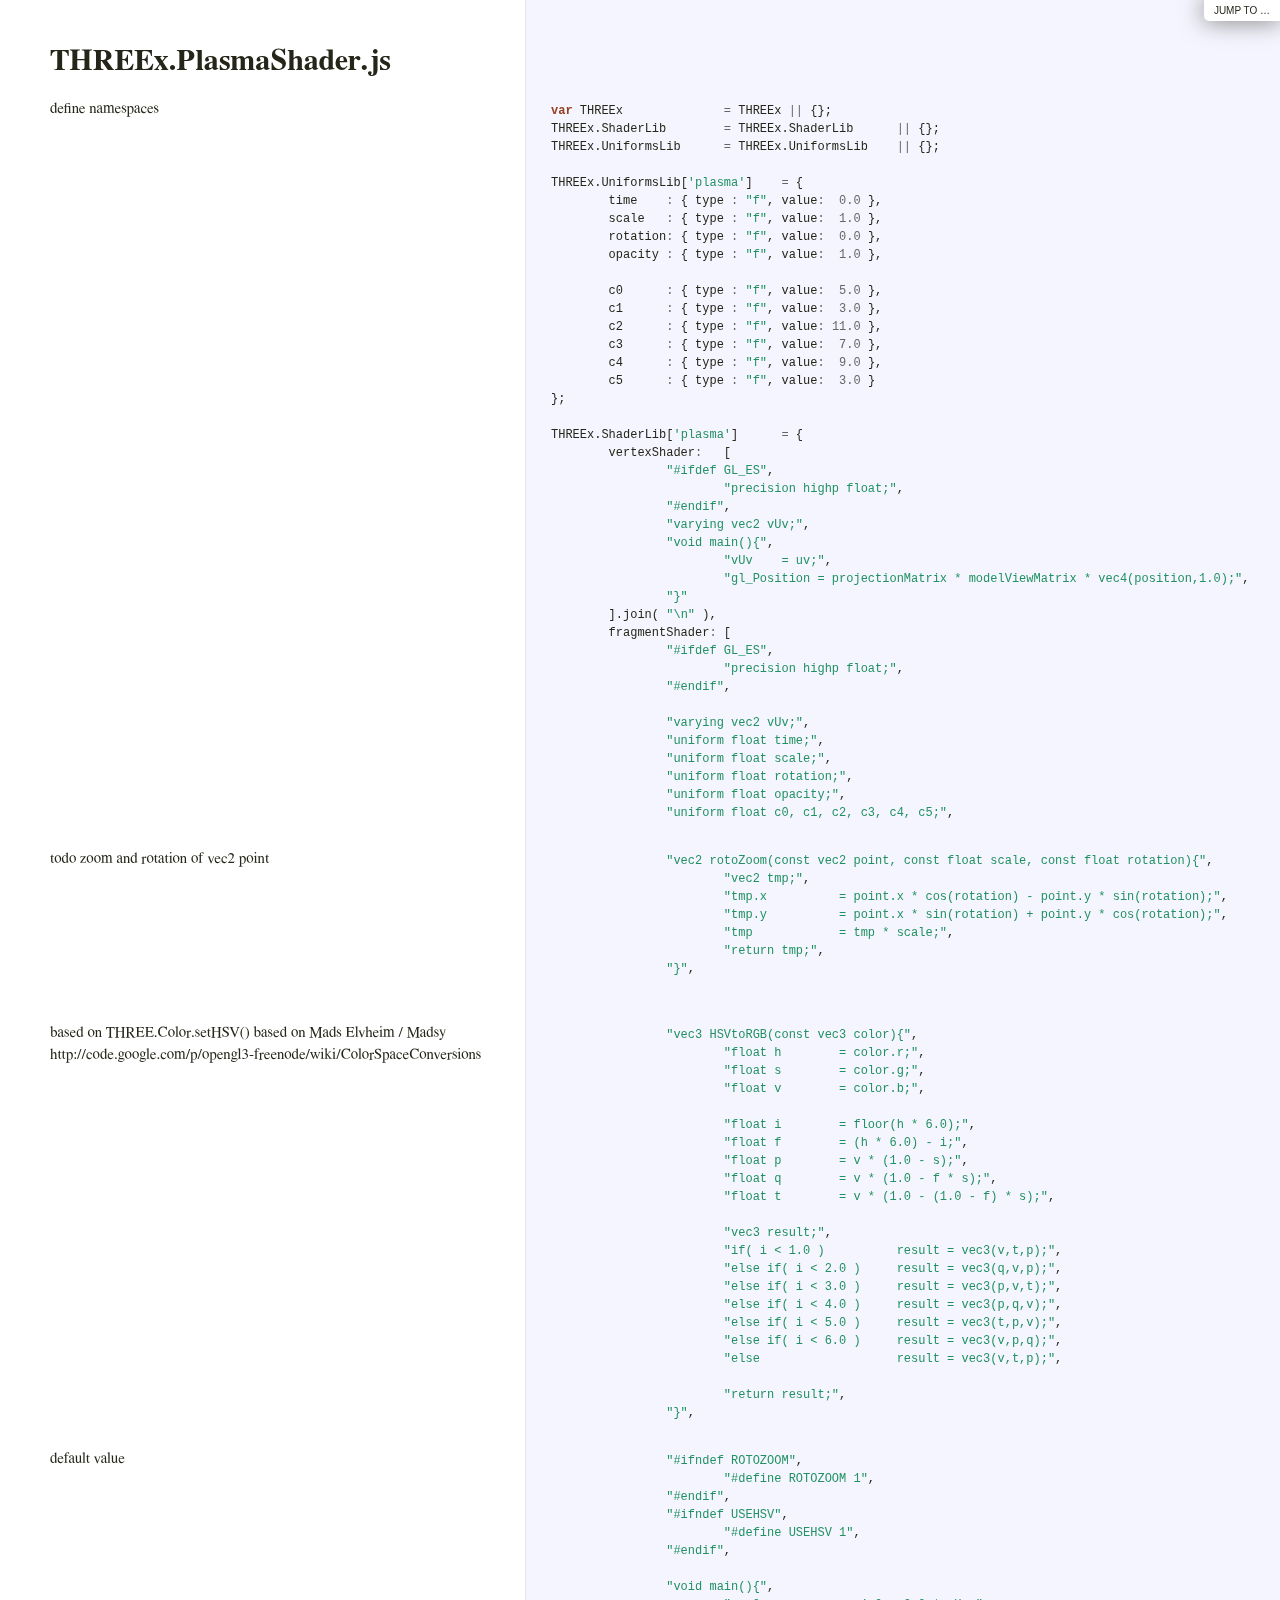
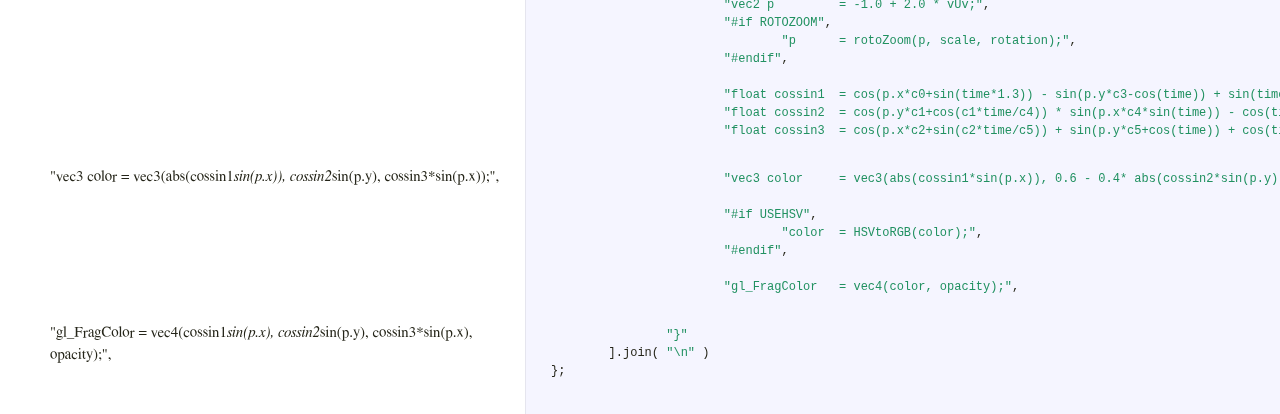
<file: src/lib/threex/docs/THREEx.PlasmaShader.html>
<!DOCTYPE html>  <html> <head>   <title>THREEx.PlasmaShader.js</title>   <meta http-equiv="content-type" content="text/html; charset=UTF-8">   <link rel="stylesheet" media="all" href="docco.css" /> </head> <body>   <div id="container">     <div id="background"></div>            <div id="jump_to">         Jump To &hellip;         <div id="jump_wrapper">           <div id="jump_page">                                           <a class="source" href="THREEx.CelShader.html">                 THREEx.CelShader.js               </a>                                           <a class="source" href="THREEx.DeviceOrientationState.html">                 THREEx.DeviceOrientationState.js               </a>                                           <a class="source" href="THREEx.FullScreen.html">                 THREEx.FullScreen.js               </a>                                           <a class="source" href="THREEx.GeometryUtils.html">                 THREEx.GeometryUtils.js               </a>                                           <a class="source" href="THREEx.GeometryWobble.html">                 THREEx.GeometryWobble.js               </a>                                           <a class="source" href="THREEx.KeyboardState.html">                 THREEx.KeyboardState.js               </a>                                           <a class="source" href="THREEx.LogoTurtle.html">                 THREEx.LogoTurtle.js               </a>                                           <a class="source" href="THREEx.PlasmaShader.html">                 THREEx.PlasmaShader.js               </a>                                           <a class="source" href="THREEx.SkyMap.html">                 THREEx.SkyMap.js               </a>                                           <a class="source" href="THREEx.WindowResize.html">                 THREEx.WindowResize.js               </a>                                           <a class="source" href="THREEx.glCapability.html">                 THREEx.glCapability.js               </a>                                           <a class="source" href="THREEx.requestAnimationFrame.html">                 THREEx.requestAnimationFrame.js               </a>                                           <a class="source" href="THREEx.screenshot.html">                 THREEx.screenshot.js               </a>                                           <a class="source" href="threex.embedded.html">                 threex.embedded.js               </a>                        </div>         </div>       </div>          <table cellpadding="0" cellspacing="0">       <thead>         <tr>           <th class="docs">             <h1>               THREEx.PlasmaShader.js             </h1>           </th>           <th class="code">           </th>         </tr>       </thead>       <tbody>                               <tr id="section-1">             <td class="docs">               <div class="pilwrap">                 <a class="pilcrow" href="#section-1">&#182;</a>               </div>               <p>define namespaces</p>             </td>             <td class="code">               <div class="highlight"><pre><span class="kd">var</span> <span class="nx">THREEx</span>		<span class="o">=</span> <span class="nx">THREEx</span> <span class="o">||</span> <span class="p">{};</span>
<span class="nx">THREEx</span><span class="p">.</span><span class="nx">ShaderLib</span>	<span class="o">=</span> <span class="nx">THREEx</span><span class="p">.</span><span class="nx">ShaderLib</span>	<span class="o">||</span> <span class="p">{};</span>
<span class="nx">THREEx</span><span class="p">.</span><span class="nx">UniformsLib</span>	<span class="o">=</span> <span class="nx">THREEx</span><span class="p">.</span><span class="nx">UniformsLib</span>	<span class="o">||</span> <span class="p">{};</span>

<span class="nx">THREEx</span><span class="p">.</span><span class="nx">UniformsLib</span><span class="p">[</span><span class="s1">&#39;plasma&#39;</span><span class="p">]</span>	<span class="o">=</span> <span class="p">{</span>
	<span class="nx">time</span>	<span class="o">:</span> <span class="p">{</span> <span class="nx">type</span> <span class="o">:</span> <span class="s2">&quot;f&quot;</span><span class="p">,</span> <span class="nx">value</span><span class="o">:</span>  <span class="mf">0.0</span> <span class="p">},</span>
	<span class="nx">scale</span>	<span class="o">:</span> <span class="p">{</span> <span class="nx">type</span> <span class="o">:</span> <span class="s2">&quot;f&quot;</span><span class="p">,</span> <span class="nx">value</span><span class="o">:</span>  <span class="mf">1.0</span> <span class="p">},</span>
	<span class="nx">rotation</span><span class="o">:</span> <span class="p">{</span> <span class="nx">type</span> <span class="o">:</span> <span class="s2">&quot;f&quot;</span><span class="p">,</span> <span class="nx">value</span><span class="o">:</span>  <span class="mf">0.0</span> <span class="p">},</span>
	<span class="nx">opacity</span>	<span class="o">:</span> <span class="p">{</span> <span class="nx">type</span> <span class="o">:</span> <span class="s2">&quot;f&quot;</span><span class="p">,</span> <span class="nx">value</span><span class="o">:</span>  <span class="mf">1.0</span> <span class="p">},</span>

	<span class="nx">c0</span>	<span class="o">:</span> <span class="p">{</span> <span class="nx">type</span> <span class="o">:</span> <span class="s2">&quot;f&quot;</span><span class="p">,</span> <span class="nx">value</span><span class="o">:</span>  <span class="mf">5.0</span> <span class="p">},</span>
	<span class="nx">c1</span>	<span class="o">:</span> <span class="p">{</span> <span class="nx">type</span> <span class="o">:</span> <span class="s2">&quot;f&quot;</span><span class="p">,</span> <span class="nx">value</span><span class="o">:</span>  <span class="mf">3.0</span> <span class="p">},</span>
	<span class="nx">c2</span>	<span class="o">:</span> <span class="p">{</span> <span class="nx">type</span> <span class="o">:</span> <span class="s2">&quot;f&quot;</span><span class="p">,</span> <span class="nx">value</span><span class="o">:</span> <span class="mf">11.0</span> <span class="p">},</span>
	<span class="nx">c3</span>	<span class="o">:</span> <span class="p">{</span> <span class="nx">type</span> <span class="o">:</span> <span class="s2">&quot;f&quot;</span><span class="p">,</span> <span class="nx">value</span><span class="o">:</span>  <span class="mf">7.0</span> <span class="p">},</span>
	<span class="nx">c4</span>	<span class="o">:</span> <span class="p">{</span> <span class="nx">type</span> <span class="o">:</span> <span class="s2">&quot;f&quot;</span><span class="p">,</span> <span class="nx">value</span><span class="o">:</span>  <span class="mf">9.0</span> <span class="p">},</span>
	<span class="nx">c5</span>	<span class="o">:</span> <span class="p">{</span> <span class="nx">type</span> <span class="o">:</span> <span class="s2">&quot;f&quot;</span><span class="p">,</span> <span class="nx">value</span><span class="o">:</span>  <span class="mf">3.0</span> <span class="p">}</span>	
<span class="p">};</span>

<span class="nx">THREEx</span><span class="p">.</span><span class="nx">ShaderLib</span><span class="p">[</span><span class="s1">&#39;plasma&#39;</span><span class="p">]</span>	<span class="o">=</span> <span class="p">{</span>
	<span class="nx">vertexShader</span><span class="o">:</span>	<span class="p">[</span>
		<span class="s2">&quot;#ifdef GL_ES&quot;</span><span class="p">,</span>
			<span class="s2">&quot;precision highp float;&quot;</span><span class="p">,</span>
		<span class="s2">&quot;#endif&quot;</span><span class="p">,</span>
		<span class="s2">&quot;varying vec2 vUv;&quot;</span><span class="p">,</span>
		<span class="s2">&quot;void main(){&quot;</span><span class="p">,</span>
			<span class="s2">&quot;vUv	= uv;&quot;</span><span class="p">,</span>
			<span class="s2">&quot;gl_Position = projectionMatrix * modelViewMatrix * vec4(position,1.0);&quot;</span><span class="p">,</span>
		<span class="s2">&quot;}&quot;</span>
	<span class="p">].</span><span class="nx">join</span><span class="p">(</span> <span class="s2">&quot;\n&quot;</span> <span class="p">),</span>
	<span class="nx">fragmentShader</span><span class="o">:</span> <span class="p">[</span>
		<span class="s2">&quot;#ifdef GL_ES&quot;</span><span class="p">,</span>
			<span class="s2">&quot;precision highp float;&quot;</span><span class="p">,</span>
		<span class="s2">&quot;#endif&quot;</span><span class="p">,</span>
		
		<span class="s2">&quot;varying vec2 vUv;&quot;</span><span class="p">,</span>
		<span class="s2">&quot;uniform float time;&quot;</span><span class="p">,</span>
		<span class="s2">&quot;uniform float scale;&quot;</span><span class="p">,</span>
		<span class="s2">&quot;uniform float rotation;&quot;</span><span class="p">,</span>
		<span class="s2">&quot;uniform float opacity;&quot;</span><span class="p">,</span>
		<span class="s2">&quot;uniform float c0, c1, c2, c3, c4, c5;&quot;</span><span class="p">,</span></pre></div>             </td>           </tr>                               <tr id="section-2">             <td class="docs">               <div class="pilwrap">                 <a class="pilcrow" href="#section-2">&#182;</a>               </div>               <p>todo zoom and rotation of vec2 point</p>             </td>             <td class="code">               <div class="highlight"><pre>		<span class="s2">&quot;vec2 rotoZoom(const vec2 point, const float scale, const float rotation){&quot;</span><span class="p">,</span>
			<span class="s2">&quot;vec2 tmp;&quot;</span><span class="p">,</span>
			<span class="s2">&quot;tmp.x		= point.x * cos(rotation) - point.y * sin(rotation);&quot;</span><span class="p">,</span>
			<span class="s2">&quot;tmp.y		= point.x * sin(rotation) + point.y * cos(rotation);&quot;</span><span class="p">,</span>
			<span class="s2">&quot;tmp		= tmp * scale;&quot;</span><span class="p">,</span>
			<span class="s2">&quot;return tmp;&quot;</span><span class="p">,</span>
		<span class="s2">&quot;}&quot;</span><span class="p">,</span>
		</pre></div>             </td>           </tr>                               <tr id="section-3">             <td class="docs">               <div class="pilwrap">                 <a class="pilcrow" href="#section-3">&#182;</a>               </div>               <p>based on THREE.Color.setHSV()
based on Mads Elvheim / Madsy http://code.google.com/p/opengl3-freenode/wiki/ColorSpaceConversions</p>             </td>             <td class="code">               <div class="highlight"><pre>		<span class="s2">&quot;vec3 HSVtoRGB(const vec3 color){&quot;</span><span class="p">,</span>
			<span class="s2">&quot;float h	= color.r;&quot;</span><span class="p">,</span>
			<span class="s2">&quot;float s	= color.g;&quot;</span><span class="p">,</span>
			<span class="s2">&quot;float v	= color.b;&quot;</span><span class="p">,</span>

			<span class="s2">&quot;float i	= floor(h * 6.0);&quot;</span><span class="p">,</span>
			<span class="s2">&quot;float f	= (h * 6.0) - i;&quot;</span><span class="p">,</span>
			<span class="s2">&quot;float p	= v * (1.0 - s);&quot;</span><span class="p">,</span>
			<span class="s2">&quot;float q	= v * (1.0 - f * s);&quot;</span><span class="p">,</span>
			<span class="s2">&quot;float t	= v * (1.0 - (1.0 - f) * s);&quot;</span><span class="p">,</span>

			<span class="s2">&quot;vec3 result;&quot;</span><span class="p">,</span>
			<span class="s2">&quot;if( i &lt; 1.0 )		result = vec3(v,t,p);&quot;</span><span class="p">,</span>
			<span class="s2">&quot;else if( i &lt; 2.0 )	result = vec3(q,v,p);&quot;</span><span class="p">,</span>
			<span class="s2">&quot;else if( i &lt; 3.0 )	result = vec3(p,v,t);&quot;</span><span class="p">,</span>
			<span class="s2">&quot;else if( i &lt; 4.0 )	result = vec3(p,q,v);&quot;</span><span class="p">,</span>
			<span class="s2">&quot;else if( i &lt; 5.0 )	result = vec3(t,p,v);&quot;</span><span class="p">,</span>
			<span class="s2">&quot;else if( i &lt; 6.0 )	result = vec3(v,p,q);&quot;</span><span class="p">,</span>
			<span class="s2">&quot;else 			result = vec3(v,t,p);&quot;</span><span class="p">,</span>

			<span class="s2">&quot;return result;&quot;</span><span class="p">,</span>
		<span class="s2">&quot;}&quot;</span><span class="p">,</span></pre></div>             </td>           </tr>                               <tr id="section-4">             <td class="docs">               <div class="pilwrap">                 <a class="pilcrow" href="#section-4">&#182;</a>               </div>               <p>default value</p>             </td>             <td class="code">               <div class="highlight"><pre>		<span class="s2">&quot;#ifndef ROTOZOOM&quot;</span><span class="p">,</span>
			<span class="s2">&quot;#define ROTOZOOM 1&quot;</span><span class="p">,</span>
		<span class="s2">&quot;#endif&quot;</span><span class="p">,</span>
		<span class="s2">&quot;#ifndef USEHSV&quot;</span><span class="p">,</span>
			<span class="s2">&quot;#define USEHSV 1&quot;</span><span class="p">,</span>
		<span class="s2">&quot;#endif&quot;</span><span class="p">,</span>
		
		<span class="s2">&quot;void main(){&quot;</span><span class="p">,</span>
			<span class="s2">&quot;vec2 p		= -1.0 + 2.0 * vUv;&quot;</span><span class="p">,</span>
			<span class="s2">&quot;#if ROTOZOOM&quot;</span><span class="p">,</span>
				<span class="s2">&quot;p 	= rotoZoom(p, scale, rotation);&quot;</span><span class="p">,</span>
			<span class="s2">&quot;#endif&quot;</span><span class="p">,</span>

			<span class="s2">&quot;float cossin1	= cos(p.x*c0+sin(time*1.3)) - sin(p.y*c3-cos(time)) + sin(time);&quot;</span><span class="p">,</span>
			<span class="s2">&quot;float cossin2	= cos(p.y*c1+cos(c1*time/c4)) * sin(p.x*c4*sin(time)) - cos(time);&quot;</span><span class="p">,</span>
			<span class="s2">&quot;float cossin3	= cos(p.x*c2+sin(c2*time/c5)) + sin(p.y*c5+cos(time)) + cos(time);&quot;</span><span class="p">,</span></pre></div>             </td>           </tr>                               <tr id="section-5">             <td class="docs">               <div class="pilwrap">                 <a class="pilcrow" href="#section-5">&#182;</a>               </div>               <p>"vec3 color    = vec3(abs(cossin1<em>sin(p.x)), cossin2</em>sin(p.y), cossin3*sin(p.x));",</p>             </td>             <td class="code">               <div class="highlight"><pre>			<span class="s2">&quot;vec3 color	= vec3(abs(cossin1*sin(p.x)), 0.6 - 0.4* abs(cossin2*sin(p.y)), 0.5 - 0.3*(cossin3*sin(p.x)));&quot;</span><span class="p">,</span>

			<span class="s2">&quot;#if USEHSV&quot;</span><span class="p">,</span>
				<span class="s2">&quot;color	= HSVtoRGB(color);&quot;</span><span class="p">,</span>
			<span class="s2">&quot;#endif&quot;</span><span class="p">,</span>

			<span class="s2">&quot;gl_FragColor	= vec4(color, opacity);&quot;</span><span class="p">,</span></pre></div>             </td>           </tr>                               <tr id="section-6">             <td class="docs">               <div class="pilwrap">                 <a class="pilcrow" href="#section-6">&#182;</a>               </div>               <p>"gl_FragColor    = vec4(cossin1<em>sin(p.x), cossin2</em>sin(p.y), cossin3*sin(p.x), opacity);",</p>             </td>             <td class="code">               <div class="highlight"><pre>		<span class="s2">&quot;}&quot;</span>
	<span class="p">].</span><span class="nx">join</span><span class="p">(</span> <span class="s2">&quot;\n&quot;</span> <span class="p">)</span>
<span class="p">};</span>

</pre></div>             </td>           </tr>                </tbody>     </table>   </div> </body> </html>
</file>
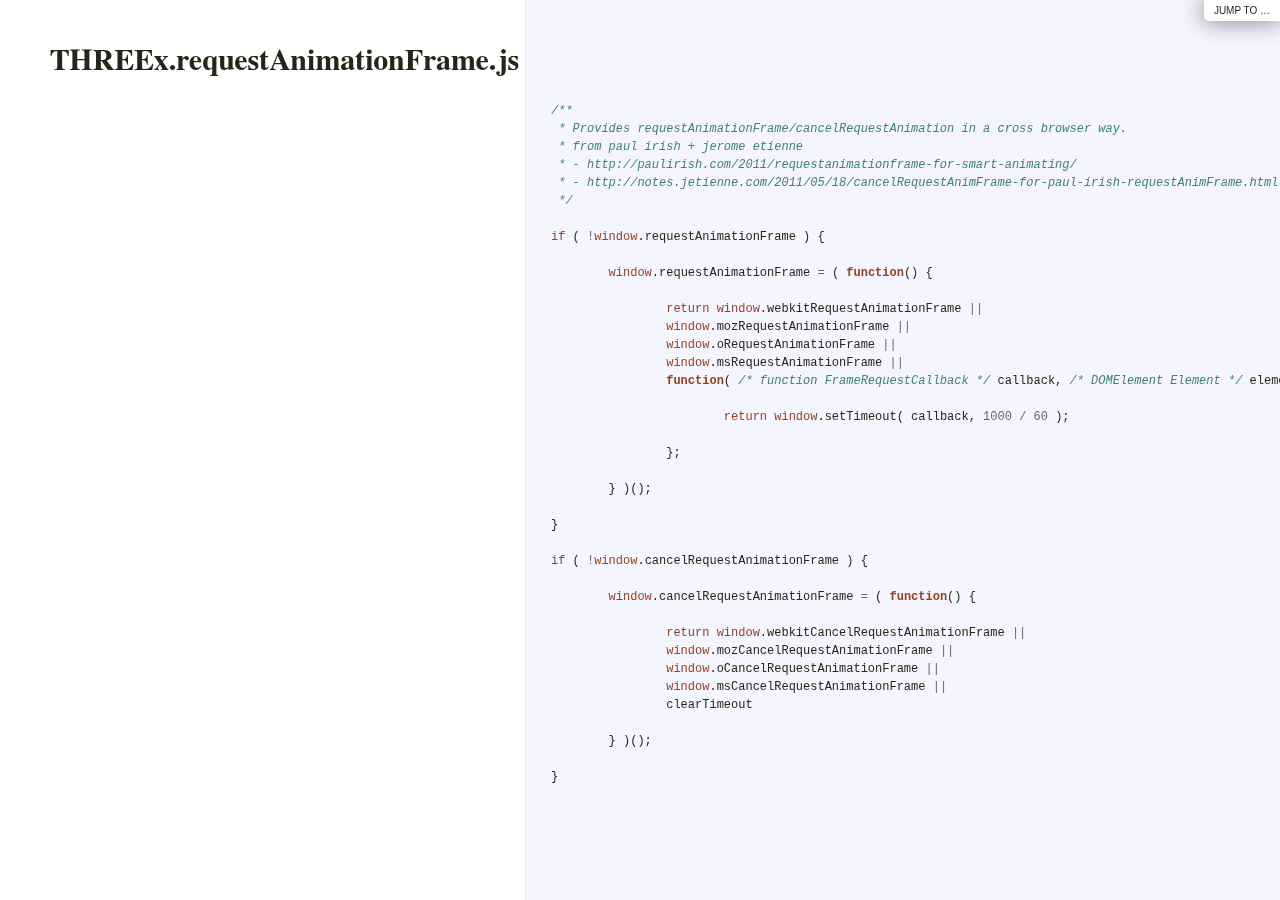
<file: src/lib/threex/docs/THREEx.requestAnimationFrame.html>
<!DOCTYPE html>  <html> <head>   <title>THREEx.requestAnimationFrame.js</title>   <meta http-equiv="content-type" content="text/html; charset=UTF-8">   <link rel="stylesheet" media="all" href="docco.css" /> </head> <body>   <div id="container">     <div id="background"></div>            <div id="jump_to">         Jump To &hellip;         <div id="jump_wrapper">           <div id="jump_page">                                           <a class="source" href="THREEx.CelShader.html">                 THREEx.CelShader.js               </a>                                           <a class="source" href="THREEx.DeviceOrientationState.html">                 THREEx.DeviceOrientationState.js               </a>                                           <a class="source" href="THREEx.FullScreen.html">                 THREEx.FullScreen.js               </a>                                           <a class="source" href="THREEx.GeometryUtils.html">                 THREEx.GeometryUtils.js               </a>                                           <a class="source" href="THREEx.GeometryWobble.html">                 THREEx.GeometryWobble.js               </a>                                           <a class="source" href="THREEx.KeyboardState.html">                 THREEx.KeyboardState.js               </a>                                           <a class="source" href="THREEx.LogoTurtle.html">                 THREEx.LogoTurtle.js               </a>                                           <a class="source" href="THREEx.PlasmaShader.html">                 THREEx.PlasmaShader.js               </a>                                           <a class="source" href="THREEx.SkyMap.html">                 THREEx.SkyMap.js               </a>                                           <a class="source" href="THREEx.WindowResize.html">                 THREEx.WindowResize.js               </a>                                           <a class="source" href="THREEx.glCapability.html">                 THREEx.glCapability.js               </a>                                           <a class="source" href="THREEx.requestAnimationFrame.html">                 THREEx.requestAnimationFrame.js               </a>                                           <a class="source" href="THREEx.screenshot.html">                 THREEx.screenshot.js               </a>                                           <a class="source" href="threex.embedded.html">                 threex.embedded.js               </a>                        </div>         </div>       </div>          <table cellpadding="0" cellspacing="0">       <thead>         <tr>           <th class="docs">             <h1>               THREEx.requestAnimationFrame.js             </h1>           </th>           <th class="code">           </th>         </tr>       </thead>       <tbody>                               <tr id="section-1">             <td class="docs">               <div class="pilwrap">                 <a class="pilcrow" href="#section-1">&#182;</a>               </div>                            </td>             <td class="code">               <div class="highlight"><pre><span class="cm">/**</span>
<span class="cm"> * Provides requestAnimationFrame/cancelRequestAnimation in a cross browser way.</span>
<span class="cm"> * from paul irish + jerome etienne</span>
<span class="cm"> * - http://paulirish.com/2011/requestanimationframe-for-smart-animating/</span>
<span class="cm"> * - http://notes.jetienne.com/2011/05/18/cancelRequestAnimFrame-for-paul-irish-requestAnimFrame.html</span>
<span class="cm"> */</span>

<span class="k">if</span> <span class="p">(</span> <span class="o">!</span><span class="nb">window</span><span class="p">.</span><span class="nx">requestAnimationFrame</span> <span class="p">)</span> <span class="p">{</span>

	<span class="nb">window</span><span class="p">.</span><span class="nx">requestAnimationFrame</span> <span class="o">=</span> <span class="p">(</span> <span class="kd">function</span><span class="p">()</span> <span class="p">{</span>

		<span class="k">return</span> <span class="nb">window</span><span class="p">.</span><span class="nx">webkitRequestAnimationFrame</span> <span class="o">||</span>
		<span class="nb">window</span><span class="p">.</span><span class="nx">mozRequestAnimationFrame</span> <span class="o">||</span>
		<span class="nb">window</span><span class="p">.</span><span class="nx">oRequestAnimationFrame</span> <span class="o">||</span>
		<span class="nb">window</span><span class="p">.</span><span class="nx">msRequestAnimationFrame</span> <span class="o">||</span>
		<span class="kd">function</span><span class="p">(</span> <span class="cm">/* function FrameRequestCallback */</span> <span class="nx">callback</span><span class="p">,</span> <span class="cm">/* DOMElement Element */</span> <span class="nx">element</span> <span class="p">)</span> <span class="p">{</span>

			<span class="k">return</span> <span class="nb">window</span><span class="p">.</span><span class="nx">setTimeout</span><span class="p">(</span> <span class="nx">callback</span><span class="p">,</span> <span class="mi">1000</span> <span class="o">/</span> <span class="mi">60</span> <span class="p">);</span>

		<span class="p">};</span>

	<span class="p">}</span> <span class="p">)();</span>

<span class="p">}</span>

<span class="k">if</span> <span class="p">(</span> <span class="o">!</span><span class="nb">window</span><span class="p">.</span><span class="nx">cancelRequestAnimationFrame</span> <span class="p">)</span> <span class="p">{</span>

	<span class="nb">window</span><span class="p">.</span><span class="nx">cancelRequestAnimationFrame</span> <span class="o">=</span> <span class="p">(</span> <span class="kd">function</span><span class="p">()</span> <span class="p">{</span>

		<span class="k">return</span> <span class="nb">window</span><span class="p">.</span><span class="nx">webkitCancelRequestAnimationFrame</span> <span class="o">||</span>
		<span class="nb">window</span><span class="p">.</span><span class="nx">mozCancelRequestAnimationFrame</span> <span class="o">||</span>
		<span class="nb">window</span><span class="p">.</span><span class="nx">oCancelRequestAnimationFrame</span> <span class="o">||</span>
		<span class="nb">window</span><span class="p">.</span><span class="nx">msCancelRequestAnimationFrame</span> <span class="o">||</span>
		<span class="nx">clearTimeout</span>

	<span class="p">}</span> <span class="p">)();</span>

<span class="p">}</span>

</pre></div>             </td>           </tr>                </tbody>     </table>   </div> </body> </html>
</file>
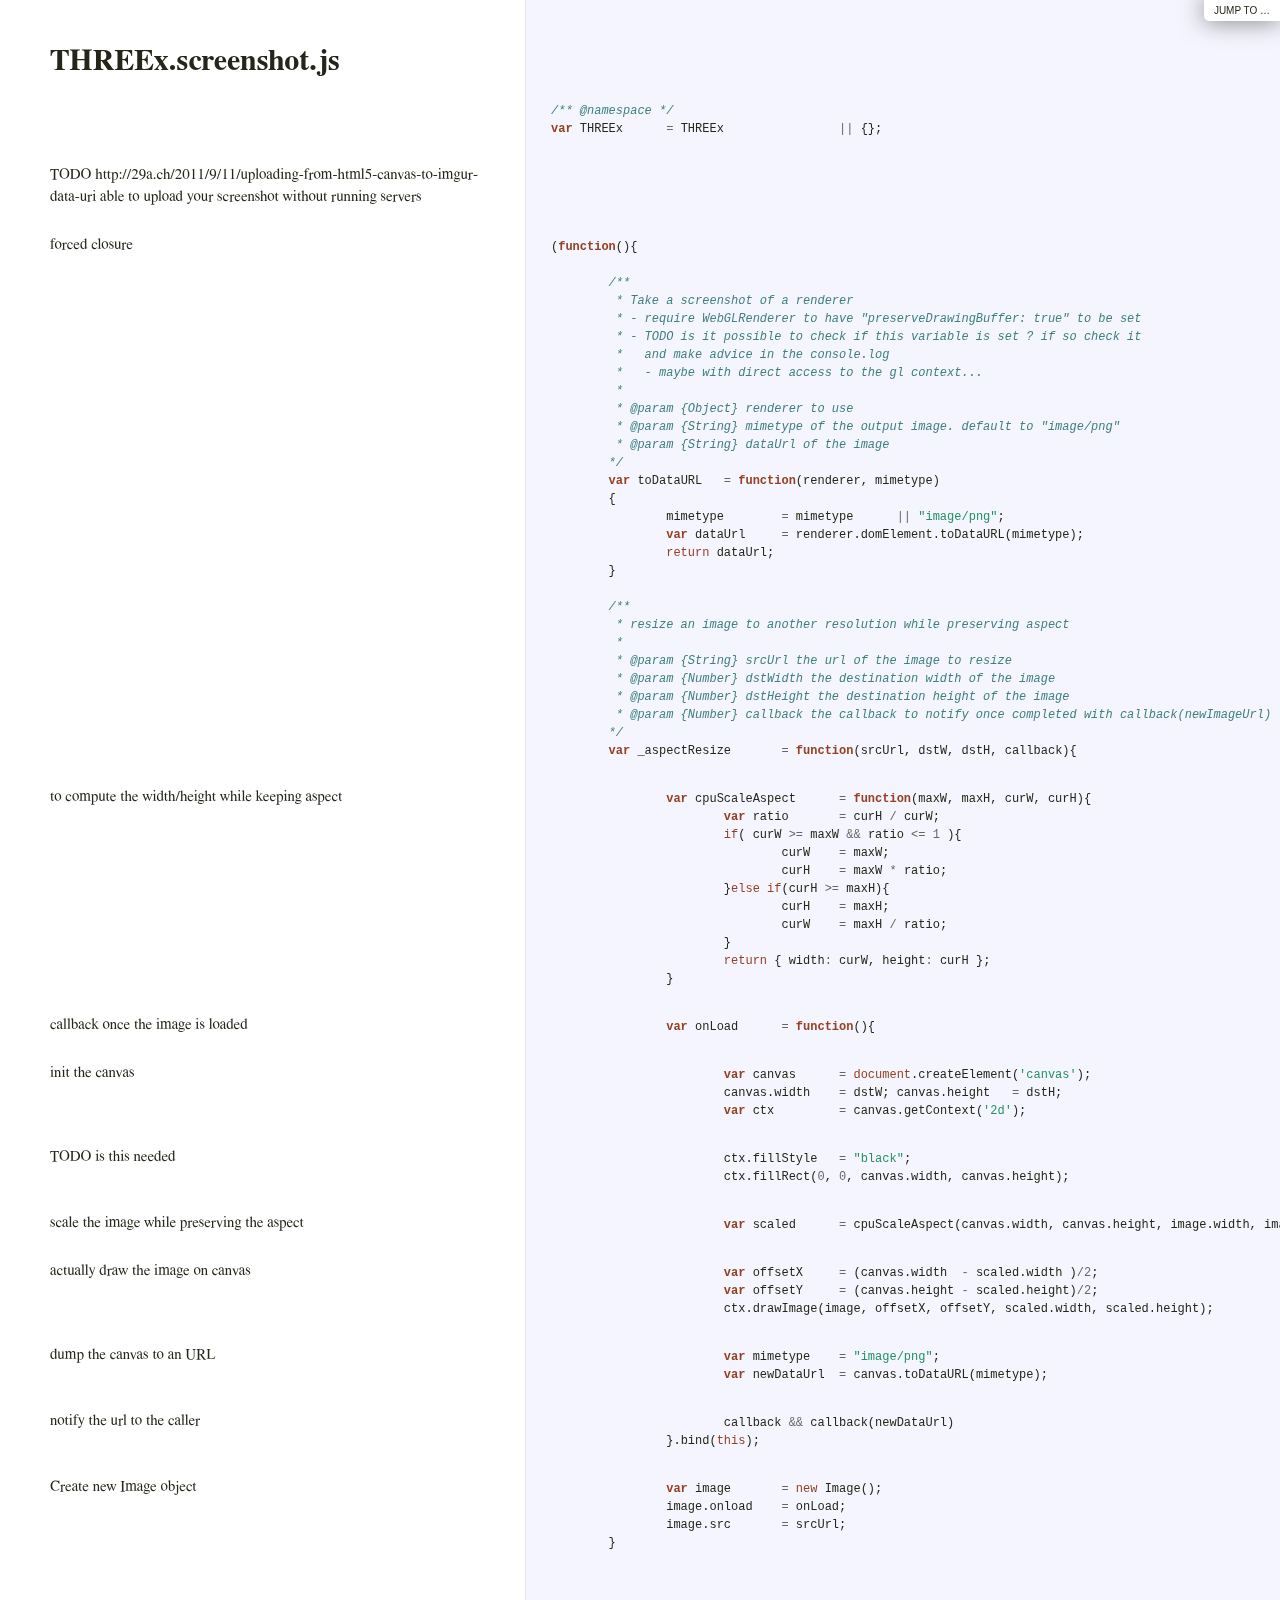
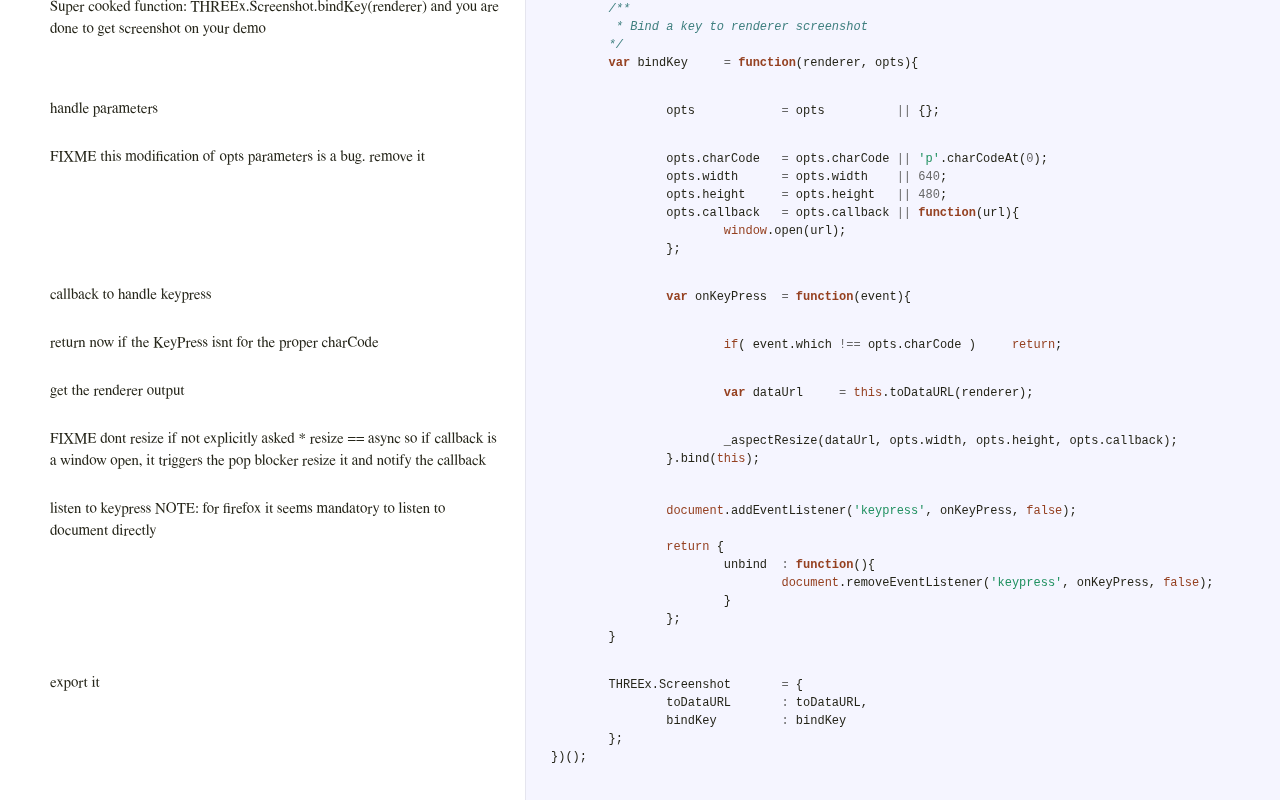
<file: src/lib/threex/docs/THREEx.screenshot.html>
<!DOCTYPE html>  <html> <head>   <title>THREEx.screenshot.js</title>   <meta http-equiv="content-type" content="text/html; charset=UTF-8">   <link rel="stylesheet" media="all" href="docco.css" /> </head> <body>   <div id="container">     <div id="background"></div>            <div id="jump_to">         Jump To &hellip;         <div id="jump_wrapper">           <div id="jump_page">                                           <a class="source" href="THREEx.CelShader.html">                 THREEx.CelShader.js               </a>                                           <a class="source" href="THREEx.DeviceOrientationState.html">                 THREEx.DeviceOrientationState.js               </a>                                           <a class="source" href="THREEx.FullScreen.html">                 THREEx.FullScreen.js               </a>                                           <a class="source" href="THREEx.GeometryUtils.html">                 THREEx.GeometryUtils.js               </a>                                           <a class="source" href="THREEx.GeometryWobble.html">                 THREEx.GeometryWobble.js               </a>                                           <a class="source" href="THREEx.KeyboardState.html">                 THREEx.KeyboardState.js               </a>                                           <a class="source" href="THREEx.LogoTurtle.html">                 THREEx.LogoTurtle.js               </a>                                           <a class="source" href="THREEx.PlasmaShader.html">                 THREEx.PlasmaShader.js               </a>                                           <a class="source" href="THREEx.SkyMap.html">                 THREEx.SkyMap.js               </a>                                           <a class="source" href="THREEx.WindowResize.html">                 THREEx.WindowResize.js               </a>                                           <a class="source" href="THREEx.glCapability.html">                 THREEx.glCapability.js               </a>                                           <a class="source" href="THREEx.requestAnimationFrame.html">                 THREEx.requestAnimationFrame.js               </a>                                           <a class="source" href="THREEx.screenshot.html">                 THREEx.screenshot.js               </a>                                           <a class="source" href="threex.embedded.html">                 threex.embedded.js               </a>                        </div>         </div>       </div>          <table cellpadding="0" cellspacing="0">       <thead>         <tr>           <th class="docs">             <h1>               THREEx.screenshot.js             </h1>           </th>           <th class="code">           </th>         </tr>       </thead>       <tbody>                               <tr id="section-1">             <td class="docs">               <div class="pilwrap">                 <a class="pilcrow" href="#section-1">&#182;</a>               </div>                            </td>             <td class="code">               <div class="highlight"><pre><span class="cm">/** @namespace */</span>
<span class="kd">var</span> <span class="nx">THREEx</span>	<span class="o">=</span> <span class="nx">THREEx</span> 		<span class="o">||</span> <span class="p">{};</span></pre></div>             </td>           </tr>                               <tr id="section-2">             <td class="docs">               <div class="pilwrap">                 <a class="pilcrow" href="#section-2">&#182;</a>               </div>               <p>TODO http://29a.ch/2011/9/11/uploading-from-html5-canvas-to-imgur-data-uri
able to upload your screenshot without running servers</p>             </td>             <td class="code">               <div class="highlight"><pre></pre></div>             </td>           </tr>                               <tr id="section-3">             <td class="docs">               <div class="pilwrap">                 <a class="pilcrow" href="#section-3">&#182;</a>               </div>               <p>forced closure</p>             </td>             <td class="code">               <div class="highlight"><pre><span class="p">(</span><span class="kd">function</span><span class="p">(){</span>

	<span class="cm">/**</span>
<span class="cm">	 * Take a screenshot of a renderer</span>
<span class="cm">	 * - require WebGLRenderer to have &quot;preserveDrawingBuffer: true&quot; to be set</span>
<span class="cm">	 * - TODO is it possible to check if this variable is set ? if so check it</span>
<span class="cm">	 *   and make advice in the console.log</span>
<span class="cm">	 *   - maybe with direct access to the gl context...</span>
<span class="cm">	 * </span>
<span class="cm">	 * @param {Object} renderer to use</span>
<span class="cm">	 * @param {String} mimetype of the output image. default to &quot;image/png&quot;</span>
<span class="cm">	 * @param {String} dataUrl of the image</span>
<span class="cm">	*/</span>
	<span class="kd">var</span> <span class="nx">toDataURL</span>	<span class="o">=</span> <span class="kd">function</span><span class="p">(</span><span class="nx">renderer</span><span class="p">,</span> <span class="nx">mimetype</span><span class="p">)</span>
	<span class="p">{</span>
		<span class="nx">mimetype</span>	<span class="o">=</span> <span class="nx">mimetype</span>	<span class="o">||</span> <span class="s2">&quot;image/png&quot;</span><span class="p">;</span>
		<span class="kd">var</span> <span class="nx">dataUrl</span>	<span class="o">=</span> <span class="nx">renderer</span><span class="p">.</span><span class="nx">domElement</span><span class="p">.</span><span class="nx">toDataURL</span><span class="p">(</span><span class="nx">mimetype</span><span class="p">);</span>
		<span class="k">return</span> <span class="nx">dataUrl</span><span class="p">;</span>
	<span class="p">}</span>

	<span class="cm">/**</span>
<span class="cm">	 * resize an image to another resolution while preserving aspect</span>
<span class="cm">	 *</span>
<span class="cm">	 * @param {String} srcUrl the url of the image to resize</span>
<span class="cm">	 * @param {Number} dstWidth the destination width of the image</span>
<span class="cm">	 * @param {Number} dstHeight the destination height of the image</span>
<span class="cm">	 * @param {Number} callback the callback to notify once completed with callback(newImageUrl)</span>
<span class="cm">	*/</span>
	<span class="kd">var</span> <span class="nx">_aspectResize</span>	<span class="o">=</span> <span class="kd">function</span><span class="p">(</span><span class="nx">srcUrl</span><span class="p">,</span> <span class="nx">dstW</span><span class="p">,</span> <span class="nx">dstH</span><span class="p">,</span> <span class="nx">callback</span><span class="p">){</span></pre></div>             </td>           </tr>                               <tr id="section-4">             <td class="docs">               <div class="pilwrap">                 <a class="pilcrow" href="#section-4">&#182;</a>               </div>               <p>to compute the width/height while keeping aspect</p>             </td>             <td class="code">               <div class="highlight"><pre>		<span class="kd">var</span> <span class="nx">cpuScaleAspect</span>	<span class="o">=</span> <span class="kd">function</span><span class="p">(</span><span class="nx">maxW</span><span class="p">,</span> <span class="nx">maxH</span><span class="p">,</span> <span class="nx">curW</span><span class="p">,</span> <span class="nx">curH</span><span class="p">){</span>
			<span class="kd">var</span> <span class="nx">ratio</span>	<span class="o">=</span> <span class="nx">curH</span> <span class="o">/</span> <span class="nx">curW</span><span class="p">;</span>
			<span class="k">if</span><span class="p">(</span> <span class="nx">curW</span> <span class="o">&gt;=</span> <span class="nx">maxW</span> <span class="o">&amp;&amp;</span> <span class="nx">ratio</span> <span class="o">&lt;=</span> <span class="mi">1</span> <span class="p">){</span> 
				<span class="nx">curW</span>	<span class="o">=</span> <span class="nx">maxW</span><span class="p">;</span>
				<span class="nx">curH</span>	<span class="o">=</span> <span class="nx">maxW</span> <span class="o">*</span> <span class="nx">ratio</span><span class="p">;</span>
			<span class="p">}</span><span class="k">else</span> <span class="k">if</span><span class="p">(</span><span class="nx">curH</span> <span class="o">&gt;=</span> <span class="nx">maxH</span><span class="p">){</span>
				<span class="nx">curH</span>	<span class="o">=</span> <span class="nx">maxH</span><span class="p">;</span>
				<span class="nx">curW</span>	<span class="o">=</span> <span class="nx">maxH</span> <span class="o">/</span> <span class="nx">ratio</span><span class="p">;</span>
			<span class="p">}</span>
			<span class="k">return</span> <span class="p">{</span> <span class="nx">width</span><span class="o">:</span> <span class="nx">curW</span><span class="p">,</span> <span class="nx">height</span><span class="o">:</span> <span class="nx">curH</span> <span class="p">};</span>
		<span class="p">}</span></pre></div>             </td>           </tr>                               <tr id="section-5">             <td class="docs">               <div class="pilwrap">                 <a class="pilcrow" href="#section-5">&#182;</a>               </div>               <p>callback once the image is loaded</p>             </td>             <td class="code">               <div class="highlight"><pre>		<span class="kd">var</span> <span class="nx">onLoad</span>	<span class="o">=</span> <span class="kd">function</span><span class="p">(){</span></pre></div>             </td>           </tr>                               <tr id="section-6">             <td class="docs">               <div class="pilwrap">                 <a class="pilcrow" href="#section-6">&#182;</a>               </div>               <p>init the canvas</p>             </td>             <td class="code">               <div class="highlight"><pre>			<span class="kd">var</span> <span class="nx">canvas</span>	<span class="o">=</span> <span class="nb">document</span><span class="p">.</span><span class="nx">createElement</span><span class="p">(</span><span class="s1">&#39;canvas&#39;</span><span class="p">);</span>
			<span class="nx">canvas</span><span class="p">.</span><span class="nx">width</span>	<span class="o">=</span> <span class="nx">dstW</span><span class="p">;</span>	<span class="nx">canvas</span><span class="p">.</span><span class="nx">height</span>	<span class="o">=</span> <span class="nx">dstH</span><span class="p">;</span>
			<span class="kd">var</span> <span class="nx">ctx</span>		<span class="o">=</span> <span class="nx">canvas</span><span class="p">.</span><span class="nx">getContext</span><span class="p">(</span><span class="s1">&#39;2d&#39;</span><span class="p">);</span></pre></div>             </td>           </tr>                               <tr id="section-7">             <td class="docs">               <div class="pilwrap">                 <a class="pilcrow" href="#section-7">&#182;</a>               </div>               <p>TODO is this needed</p>             </td>             <td class="code">               <div class="highlight"><pre>			<span class="nx">ctx</span><span class="p">.</span><span class="nx">fillStyle</span>	<span class="o">=</span> <span class="s2">&quot;black&quot;</span><span class="p">;</span>
			<span class="nx">ctx</span><span class="p">.</span><span class="nx">fillRect</span><span class="p">(</span><span class="mi">0</span><span class="p">,</span> <span class="mi">0</span><span class="p">,</span> <span class="nx">canvas</span><span class="p">.</span><span class="nx">width</span><span class="p">,</span> <span class="nx">canvas</span><span class="p">.</span><span class="nx">height</span><span class="p">);</span></pre></div>             </td>           </tr>                               <tr id="section-8">             <td class="docs">               <div class="pilwrap">                 <a class="pilcrow" href="#section-8">&#182;</a>               </div>               <p>scale the image while preserving the aspect</p>             </td>             <td class="code">               <div class="highlight"><pre>			<span class="kd">var</span> <span class="nx">scaled</span>	<span class="o">=</span> <span class="nx">cpuScaleAspect</span><span class="p">(</span><span class="nx">canvas</span><span class="p">.</span><span class="nx">width</span><span class="p">,</span> <span class="nx">canvas</span><span class="p">.</span><span class="nx">height</span><span class="p">,</span> <span class="nx">image</span><span class="p">.</span><span class="nx">width</span><span class="p">,</span> <span class="nx">image</span><span class="p">.</span><span class="nx">height</span><span class="p">);</span></pre></div>             </td>           </tr>                               <tr id="section-9">             <td class="docs">               <div class="pilwrap">                 <a class="pilcrow" href="#section-9">&#182;</a>               </div>               <p>actually draw the image on canvas</p>             </td>             <td class="code">               <div class="highlight"><pre>			<span class="kd">var</span> <span class="nx">offsetX</span>	<span class="o">=</span> <span class="p">(</span><span class="nx">canvas</span><span class="p">.</span><span class="nx">width</span>  <span class="o">-</span> <span class="nx">scaled</span><span class="p">.</span><span class="nx">width</span> <span class="p">)</span><span class="o">/</span><span class="mi">2</span><span class="p">;</span>
			<span class="kd">var</span> <span class="nx">offsetY</span>	<span class="o">=</span> <span class="p">(</span><span class="nx">canvas</span><span class="p">.</span><span class="nx">height</span> <span class="o">-</span> <span class="nx">scaled</span><span class="p">.</span><span class="nx">height</span><span class="p">)</span><span class="o">/</span><span class="mi">2</span><span class="p">;</span>
			<span class="nx">ctx</span><span class="p">.</span><span class="nx">drawImage</span><span class="p">(</span><span class="nx">image</span><span class="p">,</span> <span class="nx">offsetX</span><span class="p">,</span> <span class="nx">offsetY</span><span class="p">,</span> <span class="nx">scaled</span><span class="p">.</span><span class="nx">width</span><span class="p">,</span> <span class="nx">scaled</span><span class="p">.</span><span class="nx">height</span><span class="p">);</span></pre></div>             </td>           </tr>                               <tr id="section-10">             <td class="docs">               <div class="pilwrap">                 <a class="pilcrow" href="#section-10">&#182;</a>               </div>               <p>dump the canvas to an URL        </p>             </td>             <td class="code">               <div class="highlight"><pre>			<span class="kd">var</span> <span class="nx">mimetype</span>	<span class="o">=</span> <span class="s2">&quot;image/png&quot;</span><span class="p">;</span>
			<span class="kd">var</span> <span class="nx">newDataUrl</span>	<span class="o">=</span> <span class="nx">canvas</span><span class="p">.</span><span class="nx">toDataURL</span><span class="p">(</span><span class="nx">mimetype</span><span class="p">);</span></pre></div>             </td>           </tr>                               <tr id="section-11">             <td class="docs">               <div class="pilwrap">                 <a class="pilcrow" href="#section-11">&#182;</a>               </div>               <p>notify the url to the caller</p>             </td>             <td class="code">               <div class="highlight"><pre>			<span class="nx">callback</span> <span class="o">&amp;&amp;</span> <span class="nx">callback</span><span class="p">(</span><span class="nx">newDataUrl</span><span class="p">)</span>
		<span class="p">}.</span><span class="nx">bind</span><span class="p">(</span><span class="k">this</span><span class="p">);</span></pre></div>             </td>           </tr>                               <tr id="section-12">             <td class="docs">               <div class="pilwrap">                 <a class="pilcrow" href="#section-12">&#182;</a>               </div>               <p>Create new Image object</p>             </td>             <td class="code">               <div class="highlight"><pre>		<span class="kd">var</span> <span class="nx">image</span> 	<span class="o">=</span> <span class="k">new</span> <span class="nx">Image</span><span class="p">();</span>
		<span class="nx">image</span><span class="p">.</span><span class="nx">onload</span>	<span class="o">=</span> <span class="nx">onLoad</span><span class="p">;</span>
		<span class="nx">image</span><span class="p">.</span><span class="nx">src</span>	<span class="o">=</span> <span class="nx">srcUrl</span><span class="p">;</span>
	<span class="p">}</span>
	</pre></div>             </td>           </tr>                               <tr id="section-13">             <td class="docs">               <div class="pilwrap">                 <a class="pilcrow" href="#section-13">&#182;</a>               </div>               <p>Super cooked function: THREEx.Screenshot.bindKey(renderer)
and you are done to get screenshot on your demo</p>             </td>             <td class="code">               <div class="highlight"><pre>	<span class="cm">/**</span>
<span class="cm">	 * Bind a key to renderer screenshot</span>
<span class="cm">	*/</span>
	<span class="kd">var</span> <span class="nx">bindKey</span>	<span class="o">=</span> <span class="kd">function</span><span class="p">(</span><span class="nx">renderer</span><span class="p">,</span> <span class="nx">opts</span><span class="p">){</span></pre></div>             </td>           </tr>                               <tr id="section-14">             <td class="docs">               <div class="pilwrap">                 <a class="pilcrow" href="#section-14">&#182;</a>               </div>               <p>handle parameters</p>             </td>             <td class="code">               <div class="highlight"><pre>		<span class="nx">opts</span>		<span class="o">=</span> <span class="nx">opts</span>		<span class="o">||</span> <span class="p">{};</span></pre></div>             </td>           </tr>                               <tr id="section-15">             <td class="docs">               <div class="pilwrap">                 <a class="pilcrow" href="#section-15">&#182;</a>               </div>               <p>FIXME this modification of opts parameters is a bug. remove it</p>             </td>             <td class="code">               <div class="highlight"><pre>		<span class="nx">opts</span><span class="p">.</span><span class="nx">charCode</span>	<span class="o">=</span> <span class="nx">opts</span><span class="p">.</span><span class="nx">charCode</span>	<span class="o">||</span> <span class="s1">&#39;p&#39;</span><span class="p">.</span><span class="nx">charCodeAt</span><span class="p">(</span><span class="mi">0</span><span class="p">);</span>
		<span class="nx">opts</span><span class="p">.</span><span class="nx">width</span>	<span class="o">=</span> <span class="nx">opts</span><span class="p">.</span><span class="nx">width</span>	<span class="o">||</span> <span class="mi">640</span><span class="p">;</span>
		<span class="nx">opts</span><span class="p">.</span><span class="nx">height</span>	<span class="o">=</span> <span class="nx">opts</span><span class="p">.</span><span class="nx">height</span>	<span class="o">||</span> <span class="mi">480</span><span class="p">;</span>
		<span class="nx">opts</span><span class="p">.</span><span class="nx">callback</span>	<span class="o">=</span> <span class="nx">opts</span><span class="p">.</span><span class="nx">callback</span>	<span class="o">||</span> <span class="kd">function</span><span class="p">(</span><span class="nx">url</span><span class="p">){</span>
			<span class="nb">window</span><span class="p">.</span><span class="nx">open</span><span class="p">(</span><span class="nx">url</span><span class="p">);</span>
		<span class="p">};</span></pre></div>             </td>           </tr>                               <tr id="section-16">             <td class="docs">               <div class="pilwrap">                 <a class="pilcrow" href="#section-16">&#182;</a>               </div>               <p>callback to handle keypress</p>             </td>             <td class="code">               <div class="highlight"><pre>		<span class="kd">var</span> <span class="nx">onKeyPress</span>	<span class="o">=</span> <span class="kd">function</span><span class="p">(</span><span class="nx">event</span><span class="p">){</span></pre></div>             </td>           </tr>                               <tr id="section-17">             <td class="docs">               <div class="pilwrap">                 <a class="pilcrow" href="#section-17">&#182;</a>               </div>               <p>return now if the KeyPress isnt for the proper charCode</p>             </td>             <td class="code">               <div class="highlight"><pre>			<span class="k">if</span><span class="p">(</span> <span class="nx">event</span><span class="p">.</span><span class="nx">which</span> <span class="o">!==</span> <span class="nx">opts</span><span class="p">.</span><span class="nx">charCode</span> <span class="p">)</span>	<span class="k">return</span><span class="p">;</span></pre></div>             </td>           </tr>                               <tr id="section-18">             <td class="docs">               <div class="pilwrap">                 <a class="pilcrow" href="#section-18">&#182;</a>               </div>               <p>get the renderer output</p>             </td>             <td class="code">               <div class="highlight"><pre>			<span class="kd">var</span> <span class="nx">dataUrl</span>	<span class="o">=</span> <span class="k">this</span><span class="p">.</span><span class="nx">toDataURL</span><span class="p">(</span><span class="nx">renderer</span><span class="p">);</span></pre></div>             </td>           </tr>                               <tr id="section-19">             <td class="docs">               <div class="pilwrap">                 <a class="pilcrow" href="#section-19">&#182;</a>               </div>               <p>FIXME dont resize if not explicitly asked
* resize == async so if callback is a window open, it triggers the pop blocker
resize it and notify the callback</p>             </td>             <td class="code">               <div class="highlight"><pre>			<span class="nx">_aspectResize</span><span class="p">(</span><span class="nx">dataUrl</span><span class="p">,</span> <span class="nx">opts</span><span class="p">.</span><span class="nx">width</span><span class="p">,</span> <span class="nx">opts</span><span class="p">.</span><span class="nx">height</span><span class="p">,</span> <span class="nx">opts</span><span class="p">.</span><span class="nx">callback</span><span class="p">);</span>
		<span class="p">}.</span><span class="nx">bind</span><span class="p">(</span><span class="k">this</span><span class="p">);</span></pre></div>             </td>           </tr>                               <tr id="section-20">             <td class="docs">               <div class="pilwrap">                 <a class="pilcrow" href="#section-20">&#182;</a>               </div>               <p>listen to keypress
NOTE: for firefox it seems mandatory to listen to document directly</p>             </td>             <td class="code">               <div class="highlight"><pre>		<span class="nb">document</span><span class="p">.</span><span class="nx">addEventListener</span><span class="p">(</span><span class="s1">&#39;keypress&#39;</span><span class="p">,</span> <span class="nx">onKeyPress</span><span class="p">,</span> <span class="kc">false</span><span class="p">);</span>

		<span class="k">return</span> <span class="p">{</span>
			<span class="nx">unbind</span>	<span class="o">:</span> <span class="kd">function</span><span class="p">(){</span>
				<span class="nb">document</span><span class="p">.</span><span class="nx">removeEventListener</span><span class="p">(</span><span class="s1">&#39;keypress&#39;</span><span class="p">,</span> <span class="nx">onKeyPress</span><span class="p">,</span> <span class="kc">false</span><span class="p">);</span>
			<span class="p">}</span>
		<span class="p">};</span>
	<span class="p">}</span></pre></div>             </td>           </tr>                               <tr id="section-21">             <td class="docs">               <div class="pilwrap">                 <a class="pilcrow" href="#section-21">&#182;</a>               </div>               <p>export it    </p>             </td>             <td class="code">               <div class="highlight"><pre>	<span class="nx">THREEx</span><span class="p">.</span><span class="nx">Screenshot</span>	<span class="o">=</span> <span class="p">{</span>
		<span class="nx">toDataURL</span>	<span class="o">:</span> <span class="nx">toDataURL</span><span class="p">,</span>
		<span class="nx">bindKey</span>		<span class="o">:</span> <span class="nx">bindKey</span>
	<span class="p">};</span>
<span class="p">})();</span>

</pre></div>             </td>           </tr>                </tbody>     </table>   </div> </body> </html>
</file>
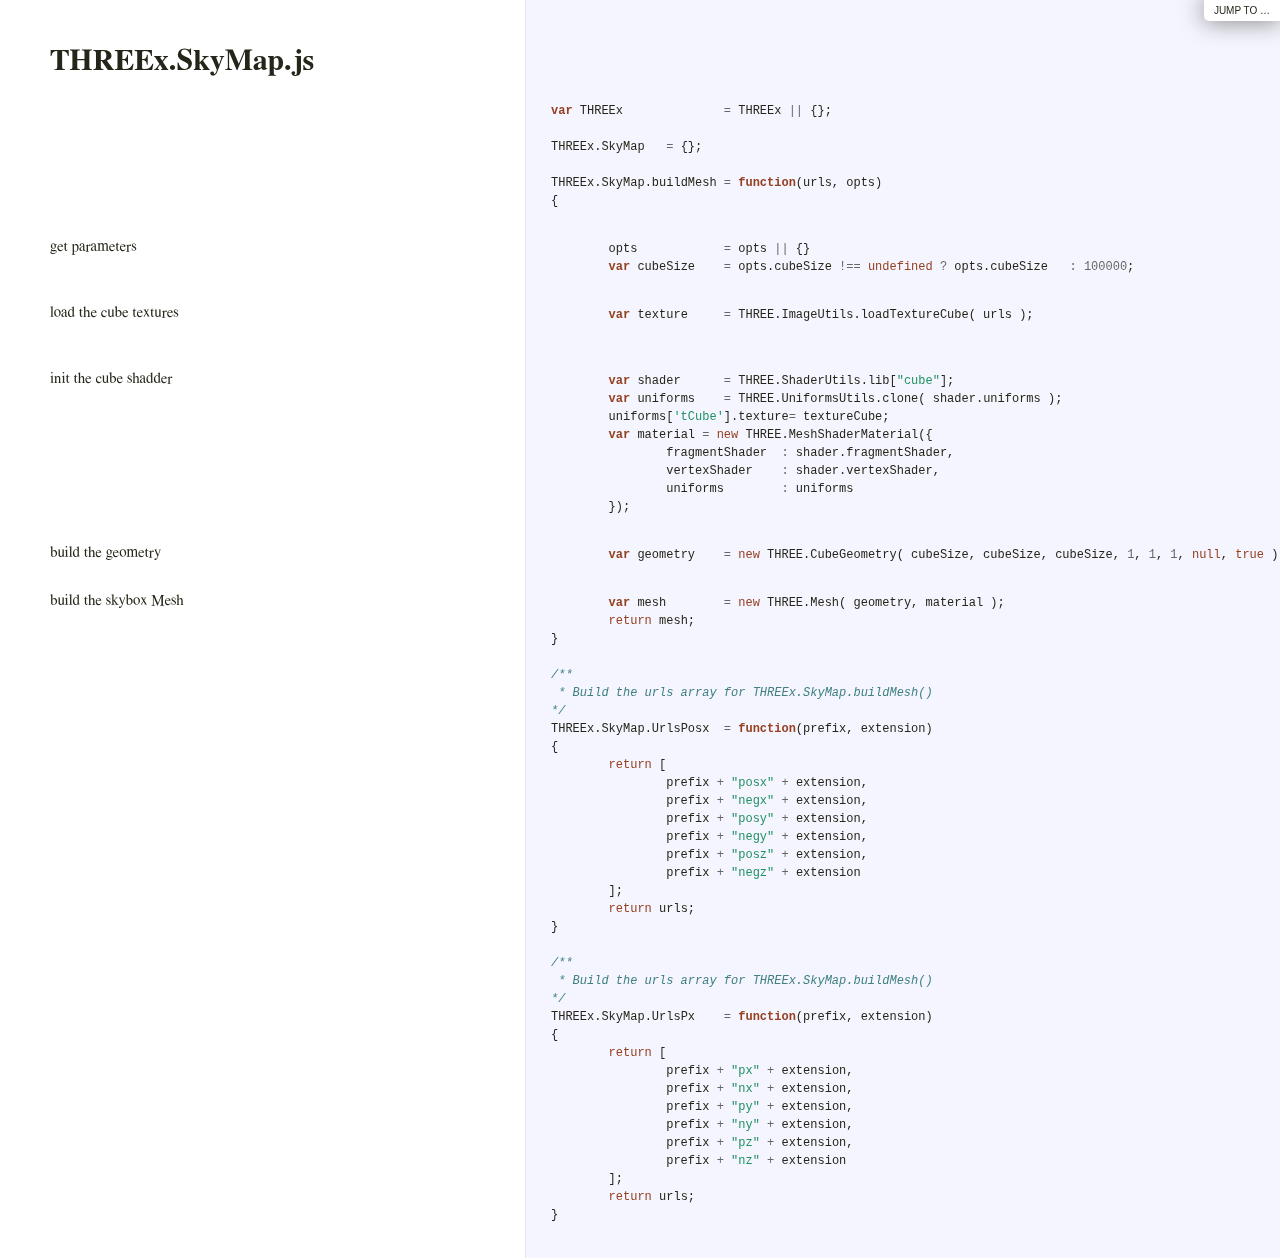
<file: src/lib/threex/docs/THREEx.SkyMap.html>
<!DOCTYPE html>  <html> <head>   <title>THREEx.SkyMap.js</title>   <meta http-equiv="content-type" content="text/html; charset=UTF-8">   <link rel="stylesheet" media="all" href="docco.css" /> </head> <body>   <div id="container">     <div id="background"></div>            <div id="jump_to">         Jump To &hellip;         <div id="jump_wrapper">           <div id="jump_page">                                           <a class="source" href="THREEx.CelShader.html">                 THREEx.CelShader.js               </a>                                           <a class="source" href="THREEx.DeviceOrientationState.html">                 THREEx.DeviceOrientationState.js               </a>                                           <a class="source" href="THREEx.FullScreen.html">                 THREEx.FullScreen.js               </a>                                           <a class="source" href="THREEx.GeometryUtils.html">                 THREEx.GeometryUtils.js               </a>                                           <a class="source" href="THREEx.GeometryWobble.html">                 THREEx.GeometryWobble.js               </a>                                           <a class="source" href="THREEx.KeyboardState.html">                 THREEx.KeyboardState.js               </a>                                           <a class="source" href="THREEx.LogoTurtle.html">                 THREEx.LogoTurtle.js               </a>                                           <a class="source" href="THREEx.PlasmaShader.html">                 THREEx.PlasmaShader.js               </a>                                           <a class="source" href="THREEx.SkyMap.html">                 THREEx.SkyMap.js               </a>                                           <a class="source" href="THREEx.WindowResize.html">                 THREEx.WindowResize.js               </a>                                           <a class="source" href="THREEx.glCapability.html">                 THREEx.glCapability.js               </a>                                           <a class="source" href="THREEx.requestAnimationFrame.html">                 THREEx.requestAnimationFrame.js               </a>                                           <a class="source" href="THREEx.screenshot.html">                 THREEx.screenshot.js               </a>                                           <a class="source" href="threex.embedded.html">                 threex.embedded.js               </a>                        </div>         </div>       </div>          <table cellpadding="0" cellspacing="0">       <thead>         <tr>           <th class="docs">             <h1>               THREEx.SkyMap.js             </h1>           </th>           <th class="code">           </th>         </tr>       </thead>       <tbody>                               <tr id="section-1">             <td class="docs">               <div class="pilwrap">                 <a class="pilcrow" href="#section-1">&#182;</a>               </div>                            </td>             <td class="code">               <div class="highlight"><pre><span class="kd">var</span> <span class="nx">THREEx</span>		<span class="o">=</span> <span class="nx">THREEx</span> <span class="o">||</span> <span class="p">{};</span>

<span class="nx">THREEx</span><span class="p">.</span><span class="nx">SkyMap</span>	<span class="o">=</span> <span class="p">{};</span>

<span class="nx">THREEx</span><span class="p">.</span><span class="nx">SkyMap</span><span class="p">.</span><span class="nx">buildMesh</span>	<span class="o">=</span> <span class="kd">function</span><span class="p">(</span><span class="nx">urls</span><span class="p">,</span> <span class="nx">opts</span><span class="p">)</span>
<span class="p">{</span></pre></div>             </td>           </tr>                               <tr id="section-2">             <td class="docs">               <div class="pilwrap">                 <a class="pilcrow" href="#section-2">&#182;</a>               </div>               <p>get parameters</p>             </td>             <td class="code">               <div class="highlight"><pre>	<span class="nx">opts</span>		<span class="o">=</span> <span class="nx">opts</span> <span class="o">||</span> <span class="p">{}</span>
	<span class="kd">var</span> <span class="nx">cubeSize</span>	<span class="o">=</span> <span class="nx">opts</span><span class="p">.</span><span class="nx">cubeSize</span> <span class="o">!==</span> <span class="kc">undefined</span> <span class="o">?</span> <span class="nx">opts</span><span class="p">.</span><span class="nx">cubeSize</span>	<span class="o">:</span> <span class="mi">100000</span><span class="p">;</span></pre></div>             </td>           </tr>                               <tr id="section-3">             <td class="docs">               <div class="pilwrap">                 <a class="pilcrow" href="#section-3">&#182;</a>               </div>               <p>load the cube textures</p>             </td>             <td class="code">               <div class="highlight"><pre>	<span class="kd">var</span> <span class="nx">texture</span>	<span class="o">=</span> <span class="nx">THREE</span><span class="p">.</span><span class="nx">ImageUtils</span><span class="p">.</span><span class="nx">loadTextureCube</span><span class="p">(</span> <span class="nx">urls</span> <span class="p">);</span>
	</pre></div>             </td>           </tr>                               <tr id="section-4">             <td class="docs">               <div class="pilwrap">                 <a class="pilcrow" href="#section-4">&#182;</a>               </div>               <p>init the cube shadder</p>             </td>             <td class="code">               <div class="highlight"><pre>	<span class="kd">var</span> <span class="nx">shader</span>	<span class="o">=</span> <span class="nx">THREE</span><span class="p">.</span><span class="nx">ShaderUtils</span><span class="p">.</span><span class="nx">lib</span><span class="p">[</span><span class="s2">&quot;cube&quot;</span><span class="p">];</span>
	<span class="kd">var</span> <span class="nx">uniforms</span>	<span class="o">=</span> <span class="nx">THREE</span><span class="p">.</span><span class="nx">UniformsUtils</span><span class="p">.</span><span class="nx">clone</span><span class="p">(</span> <span class="nx">shader</span><span class="p">.</span><span class="nx">uniforms</span> <span class="p">);</span>
	<span class="nx">uniforms</span><span class="p">[</span><span class="s1">&#39;tCube&#39;</span><span class="p">].</span><span class="nx">texture</span><span class="o">=</span> <span class="nx">textureCube</span><span class="p">;</span>
	<span class="kd">var</span> <span class="nx">material</span> <span class="o">=</span> <span class="k">new</span> <span class="nx">THREE</span><span class="p">.</span><span class="nx">MeshShaderMaterial</span><span class="p">({</span>
		<span class="nx">fragmentShader</span>	<span class="o">:</span> <span class="nx">shader</span><span class="p">.</span><span class="nx">fragmentShader</span><span class="p">,</span>
		<span class="nx">vertexShader</span>	<span class="o">:</span> <span class="nx">shader</span><span class="p">.</span><span class="nx">vertexShader</span><span class="p">,</span>
		<span class="nx">uniforms</span>	<span class="o">:</span> <span class="nx">uniforms</span>
	<span class="p">});</span></pre></div>             </td>           </tr>                               <tr id="section-5">             <td class="docs">               <div class="pilwrap">                 <a class="pilcrow" href="#section-5">&#182;</a>               </div>               <p>build the geometry</p>             </td>             <td class="code">               <div class="highlight"><pre>	<span class="kd">var</span> <span class="nx">geometry</span>	<span class="o">=</span> <span class="k">new</span> <span class="nx">THREE</span><span class="p">.</span><span class="nx">CubeGeometry</span><span class="p">(</span> <span class="nx">cubeSize</span><span class="p">,</span> <span class="nx">cubeSize</span><span class="p">,</span> <span class="nx">cubeSize</span><span class="p">,</span> <span class="mi">1</span><span class="p">,</span> <span class="mi">1</span><span class="p">,</span> <span class="mi">1</span><span class="p">,</span> <span class="kc">null</span><span class="p">,</span> <span class="kc">true</span> <span class="p">);</span></pre></div>             </td>           </tr>                               <tr id="section-6">             <td class="docs">               <div class="pilwrap">                 <a class="pilcrow" href="#section-6">&#182;</a>               </div>               <p>build the skybox Mesh</p>             </td>             <td class="code">               <div class="highlight"><pre>	<span class="kd">var</span> <span class="nx">mesh</span>	<span class="o">=</span> <span class="k">new</span> <span class="nx">THREE</span><span class="p">.</span><span class="nx">Mesh</span><span class="p">(</span> <span class="nx">geometry</span><span class="p">,</span> <span class="nx">material</span> <span class="p">);</span>
	<span class="k">return</span> <span class="nx">mesh</span><span class="p">;</span>
<span class="p">}</span>

<span class="cm">/**</span>
<span class="cm"> * Build the urls array for THREEx.SkyMap.buildMesh()</span>
<span class="cm">*/</span>
<span class="nx">THREEx</span><span class="p">.</span><span class="nx">SkyMap</span><span class="p">.</span><span class="nx">UrlsPosx</span>	<span class="o">=</span> <span class="kd">function</span><span class="p">(</span><span class="nx">prefix</span><span class="p">,</span> <span class="nx">extension</span><span class="p">)</span>
<span class="p">{</span>
	<span class="k">return</span> <span class="p">[</span>
		<span class="nx">prefix</span> <span class="o">+</span> <span class="s2">&quot;posx&quot;</span> <span class="o">+</span> <span class="nx">extension</span><span class="p">,</span>
		<span class="nx">prefix</span> <span class="o">+</span> <span class="s2">&quot;negx&quot;</span> <span class="o">+</span> <span class="nx">extension</span><span class="p">,</span>
		<span class="nx">prefix</span> <span class="o">+</span> <span class="s2">&quot;posy&quot;</span> <span class="o">+</span> <span class="nx">extension</span><span class="p">,</span>
		<span class="nx">prefix</span> <span class="o">+</span> <span class="s2">&quot;negy&quot;</span> <span class="o">+</span> <span class="nx">extension</span><span class="p">,</span>
		<span class="nx">prefix</span> <span class="o">+</span> <span class="s2">&quot;posz&quot;</span> <span class="o">+</span> <span class="nx">extension</span><span class="p">,</span>
		<span class="nx">prefix</span> <span class="o">+</span> <span class="s2">&quot;negz&quot;</span> <span class="o">+</span> <span class="nx">extension</span>
	<span class="p">];</span>
	<span class="k">return</span> <span class="nx">urls</span><span class="p">;</span>	
<span class="p">}</span>

<span class="cm">/**</span>
<span class="cm"> * Build the urls array for THREEx.SkyMap.buildMesh()</span>
<span class="cm">*/</span>
<span class="nx">THREEx</span><span class="p">.</span><span class="nx">SkyMap</span><span class="p">.</span><span class="nx">UrlsPx</span>	<span class="o">=</span> <span class="kd">function</span><span class="p">(</span><span class="nx">prefix</span><span class="p">,</span> <span class="nx">extension</span><span class="p">)</span>
<span class="p">{</span>
	<span class="k">return</span> <span class="p">[</span>
		<span class="nx">prefix</span> <span class="o">+</span> <span class="s2">&quot;px&quot;</span> <span class="o">+</span> <span class="nx">extension</span><span class="p">,</span>
		<span class="nx">prefix</span> <span class="o">+</span> <span class="s2">&quot;nx&quot;</span> <span class="o">+</span> <span class="nx">extension</span><span class="p">,</span>
		<span class="nx">prefix</span> <span class="o">+</span> <span class="s2">&quot;py&quot;</span> <span class="o">+</span> <span class="nx">extension</span><span class="p">,</span>
		<span class="nx">prefix</span> <span class="o">+</span> <span class="s2">&quot;ny&quot;</span> <span class="o">+</span> <span class="nx">extension</span><span class="p">,</span>
		<span class="nx">prefix</span> <span class="o">+</span> <span class="s2">&quot;pz&quot;</span> <span class="o">+</span> <span class="nx">extension</span><span class="p">,</span>
		<span class="nx">prefix</span> <span class="o">+</span> <span class="s2">&quot;nz&quot;</span> <span class="o">+</span> <span class="nx">extension</span>
	<span class="p">];</span>
	<span class="k">return</span> <span class="nx">urls</span><span class="p">;</span>	
<span class="p">}</span>

</pre></div>             </td>           </tr>                </tbody>     </table>   </div> </body> </html>
</file>
<file: src/lib/threex/docs/docco.css>
/*--------------------- Layout and Typography ----------------------------*/
body {
  font-family: 'Palatino Linotype', 'Book Antiqua', Palatino, FreeSerif, serif;
  font-size: 15px;
  line-height: 22px;
  color: #252519;
  margin: 0; padding: 0;
}
a {
  color: #261a3b;
}
  a:visited {
    color: #261a3b;
  }
p {
  margin: 0 0 15px 0;
}
h1, h2, h3, h4, h5, h6 {
  margin: 0px 0 15px 0;
}
  h1 {
    margin-top: 40px;
  }
#container {
  position: relative;
}
#background {
  position: fixed;
  top: 0; left: 525px; right: 0; bottom: 0;
  background: #f5f5ff;
  border-left: 1px solid #e5e5ee;
  z-index: -1;
}
#jump_to, #jump_page {
  background: white;
  -webkit-box-shadow: 0 0 25px #777; -moz-box-shadow: 0 0 25px #777;
  -webkit-border-bottom-left-radius: 5px; -moz-border-radius-bottomleft: 5px;
  font: 10px Arial;
  text-transform: uppercase;
  cursor: pointer;
  text-align: right;
}
#jump_to, #jump_wrapper {
  position: fixed;
  right: 0; top: 0;
  padding: 5px 10px;
}
  #jump_wrapper {
    padding: 0;
    display: none;
  }
    #jump_to:hover #jump_wrapper {
      display: block;
    }
    #jump_page {
      padding: 5px 0 3px;
      margin: 0 0 25px 25px;
    }
      #jump_page .source {
        display: block;
        padding: 5px 10px;
        text-decoration: none;
        border-top: 1px solid #eee;
      }
        #jump_page .source:hover {
          background: #f5f5ff;
        }
        #jump_page .source:first-child {
        }
table td {
  border: 0;
  outline: 0;
}
  td.docs, th.docs {
    max-width: 450px;
    min-width: 450px;
    min-height: 5px;
    padding: 10px 25px 1px 50px;
    overflow-x: hidden;
    vertical-align: top;
    text-align: left;
  }
    .docs pre {
      margin: 15px 0 15px;
      padding-left: 15px;
    }
    .docs p tt, .docs p code {
      background: #f8f8ff;
      border: 1px solid #dedede;
      font-size: 12px;
      padding: 0 0.2em;
    }
    .pilwrap {
      position: relative;
    }
      .pilcrow {
        font: 12px Arial;
        text-decoration: none;
        color: #454545;
        position: absolute;
        top: 3px; left: -20px;
        padding: 1px 2px;
        opacity: 0;
        -webkit-transition: opacity 0.2s linear;
      }
        td.docs:hover .pilcrow {
          opacity: 1;
        }
  td.code, th.code {
    padding: 14px 15px 16px 25px;
    width: 100%;
    vertical-align: top;
    background: #f5f5ff;
    border-left: 1px solid #e5e5ee;
  }
    pre, tt, code {
      font-size: 12px; line-height: 18px;
      font-family: Monaco, Consolas, "Lucida Console", monospace;
      margin: 0; padding: 0;
    }


/*---------------------- Syntax Highlighting -----------------------------*/
td.linenos { background-color: #f0f0f0; padding-right: 10px; }
span.lineno { background-color: #f0f0f0; padding: 0 5px 0 5px; }
body .hll { background-color: #ffffcc }
body .c { color: #408080; font-style: italic }  /* Comment */
body .err { border: 1px solid #FF0000 }         /* Error */
body .k { color: #954121 }                      /* Keyword */
body .o { color: #666666 }                      /* Operator */
body .cm { color: #408080; font-style: italic } /* Comment.Multiline */
body .cp { color: #BC7A00 }                     /* Comment.Preproc */
body .c1 { color: #408080; font-style: italic } /* Comment.Single */
body .cs { color: #408080; font-style: italic } /* Comment.Special */
body .gd { color: #A00000 }                     /* Generic.Deleted */
body .ge { font-style: italic }                 /* Generic.Emph */
body .gr { color: #FF0000 }                     /* Generic.Error */
body .gh { color: #000080; font-weight: bold }  /* Generic.Heading */
body .gi { color: #00A000 }                     /* Generic.Inserted */
body .go { color: #808080 }                     /* Generic.Output */
body .gp { color: #000080; font-weight: bold }  /* Generic.Prompt */
body .gs { font-weight: bold }                  /* Generic.Strong */
body .gu { color: #800080; font-weight: bold }  /* Generic.Subheading */
body .gt { color: #0040D0 }                     /* Generic.Traceback */
body .kc { color: #954121 }                     /* Keyword.Constant */
body .kd { color: #954121; font-weight: bold }  /* Keyword.Declaration */
body .kn { color: #954121; font-weight: bold }  /* Keyword.Namespace */
body .kp { color: #954121 }                     /* Keyword.Pseudo */
body .kr { color: #954121; font-weight: bold }  /* Keyword.Reserved */
body .kt { color: #B00040 }                     /* Keyword.Type */
body .m { color: #666666 }                      /* Literal.Number */
body .s { color: #219161 }                      /* Literal.String */
body .na { color: #7D9029 }                     /* Name.Attribute */
body .nb { color: #954121 }                     /* Name.Builtin */
body .nc { color: #0000FF; font-weight: bold }  /* Name.Class */
body .no { color: #880000 }                     /* Name.Constant */
body .nd { color: #AA22FF }                     /* Name.Decorator */
body .ni { color: #999999; font-weight: bold }  /* Name.Entity */
body .ne { color: #D2413A; font-weight: bold }  /* Name.Exception */
body .nf { color: #0000FF }                     /* Name.Function */
body .nl { color: #A0A000 }                     /* Name.Label */
body .nn { color: #0000FF; font-weight: bold }  /* Name.Namespace */
body .nt { color: #954121; font-weight: bold }  /* Name.Tag */
body .nv { color: #19469D }                     /* Name.Variable */
body .ow { color: #AA22FF; font-weight: bold }  /* Operator.Word */
body .w { color: #bbbbbb }                      /* Text.Whitespace */
body .mf { color: #666666 }                     /* Literal.Number.Float */
body .mh { color: #666666 }                     /* Literal.Number.Hex */
body .mi { color: #666666 }                     /* Literal.Number.Integer */
body .mo { color: #666666 }                     /* Literal.Number.Oct */
body .sb { color: #219161 }                     /* Literal.String.Backtick */
body .sc { color: #219161 }                     /* Literal.String.Char */
body .sd { color: #219161; font-style: italic } /* Literal.String.Doc */
body .s2 { color: #219161 }                     /* Literal.String.Double */
body .se { color: #BB6622; font-weight: bold }  /* Literal.String.Escape */
body .sh { color: #219161 }                     /* Literal.String.Heredoc */
body .si { color: #BB6688; font-weight: bold }  /* Literal.String.Interpol */
body .sx { color: #954121 }                     /* Literal.String.Other */
body .sr { color: #BB6688 }                     /* Literal.String.Regex */
body .s1 { color: #219161 }                     /* Literal.String.Single */
body .ss { color: #19469D }                     /* Literal.String.Symbol */
body .bp { color: #954121 }                     /* Name.Builtin.Pseudo */
body .vc { color: #19469D }                     /* Name.Variable.Class */
body .vg { color: #19469D }                     /* Name.Variable.Global */
body .vi { color: #19469D }                     /* Name.Variable.Instance */
body .il { color: #666666 }                     /* Literal.Number.Integer.Long */
</file>
